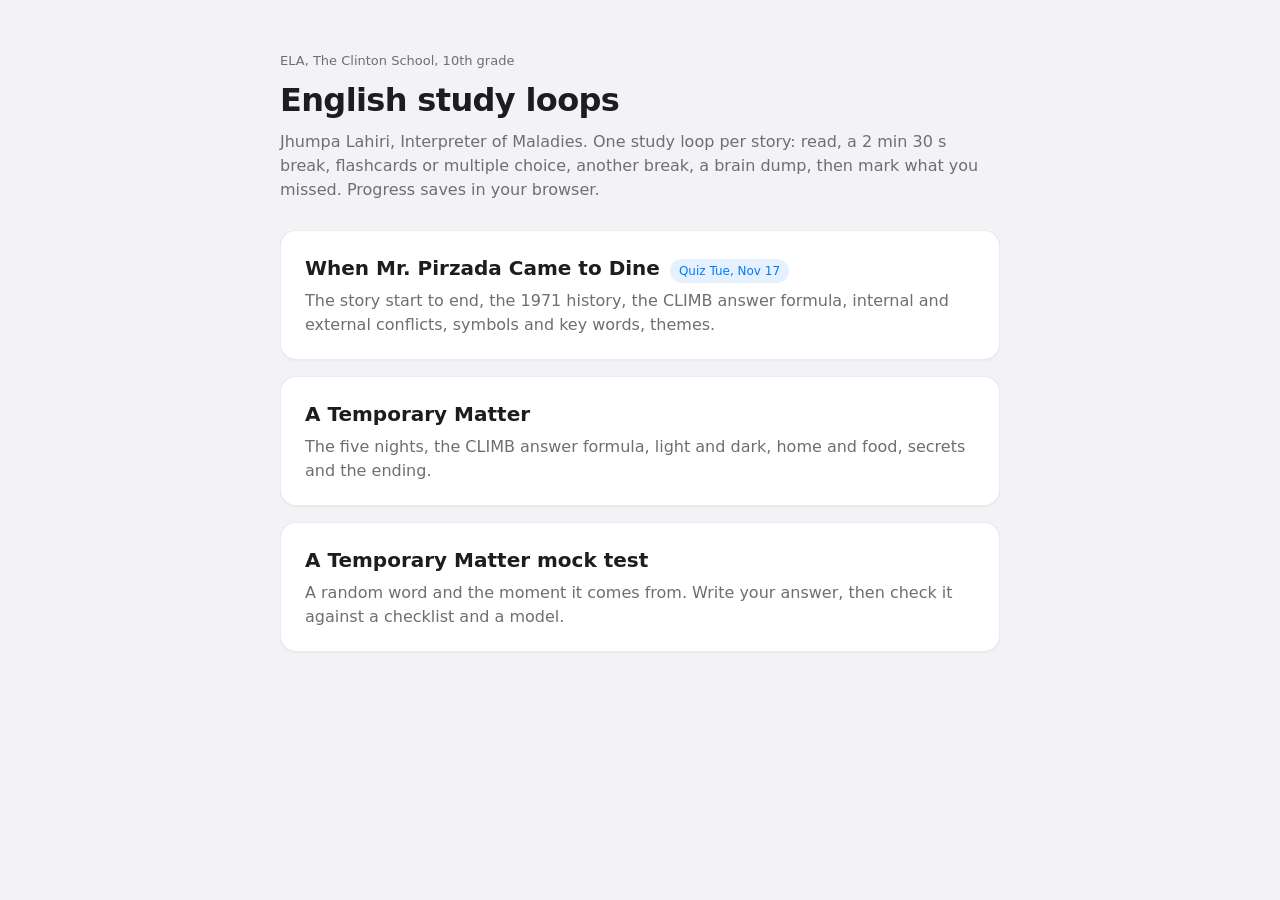
<file: index.html>
<!doctype html>
<html lang="en">
<head>
<meta charset="utf-8">
<meta name="viewport" content="width=device-width, initial-scale=1">
<title>English study loops</title>
<style>
:root{--bg:#f2f2f7;--card:#fff;--ink:#1d1d1f;--ink2:#6e6e73;--line:rgb(0 0 0/.08);--blue:#007aff}
*{box-sizing:border-box}
body{margin:0;background:var(--bg);color:var(--ink);font:16px/1.5 -apple-system,BlinkMacSystemFont,"SF Pro Text","Inter",system-ui,sans-serif;-webkit-font-smoothing:antialiased}
main{max-width:760px;margin:0 auto;padding:48px 20px 64px;display:grid;gap:16px}
.eyebrow{color:var(--ink2);font-size:13px}
h1{font-size:32px;margin:4px 0 6px;letter-spacing:-.02em}
.sub{color:var(--ink2);margin:0 0 12px}
a.unit{display:grid;gap:6px;background:var(--card);border-radius:16px;padding:22px 24px;text-decoration:none;color:inherit;box-shadow:0 1px 2px rgb(0 0 0/.04);border:1px solid var(--line);transition:border-color .15s}
a.unit:hover{border-color:var(--blue)}
.top{display:flex;align-items:baseline;gap:10px;flex-wrap:wrap}
h2{font-size:20px;margin:0}
.chip{font-size:12px;color:var(--blue);background:rgb(0 122 255/.1);padding:3px 9px;border-radius:999px}
p{margin:0;color:var(--ink2)}
</style>
</head>
<body>
<main>
<div><span class="eyebrow">ELA, The Clinton School, 10th grade</span><h1>English study loops</h1>
<p class="sub">Jhumpa Lahiri, Interpreter of Maladies. One study loop per story: read, a 2 min 30 s break, flashcards or multiple choice, another break, a brain dump, then mark what you missed. Progress saves in your browser.</p></div>
<a class="unit" href="mr-pirzada/"><div class="top"><h2>When Mr. Pirzada Came to Dine</h2><span class="chip">Quiz Tue, Nov 17</span></div><p>The story start to end, the 1971 history, the CLIMB answer formula, internal and external conflicts, symbols and key words, themes.</p></a>
<a class="unit" href="a-temporary-matter/"><div class="top"><h2>A Temporary Matter</h2></div><p>The five nights, the CLIMB answer formula, light and dark, home and food, secrets and the ending.</p></a>
<a class="unit" href="mock/"><div class="top"><h2>A Temporary Matter mock test</h2></div><p>A random word and the moment it comes from. Write your answer, then check it against a checklist and a model.</p></a>
</main>
</body>
</html>
</file>
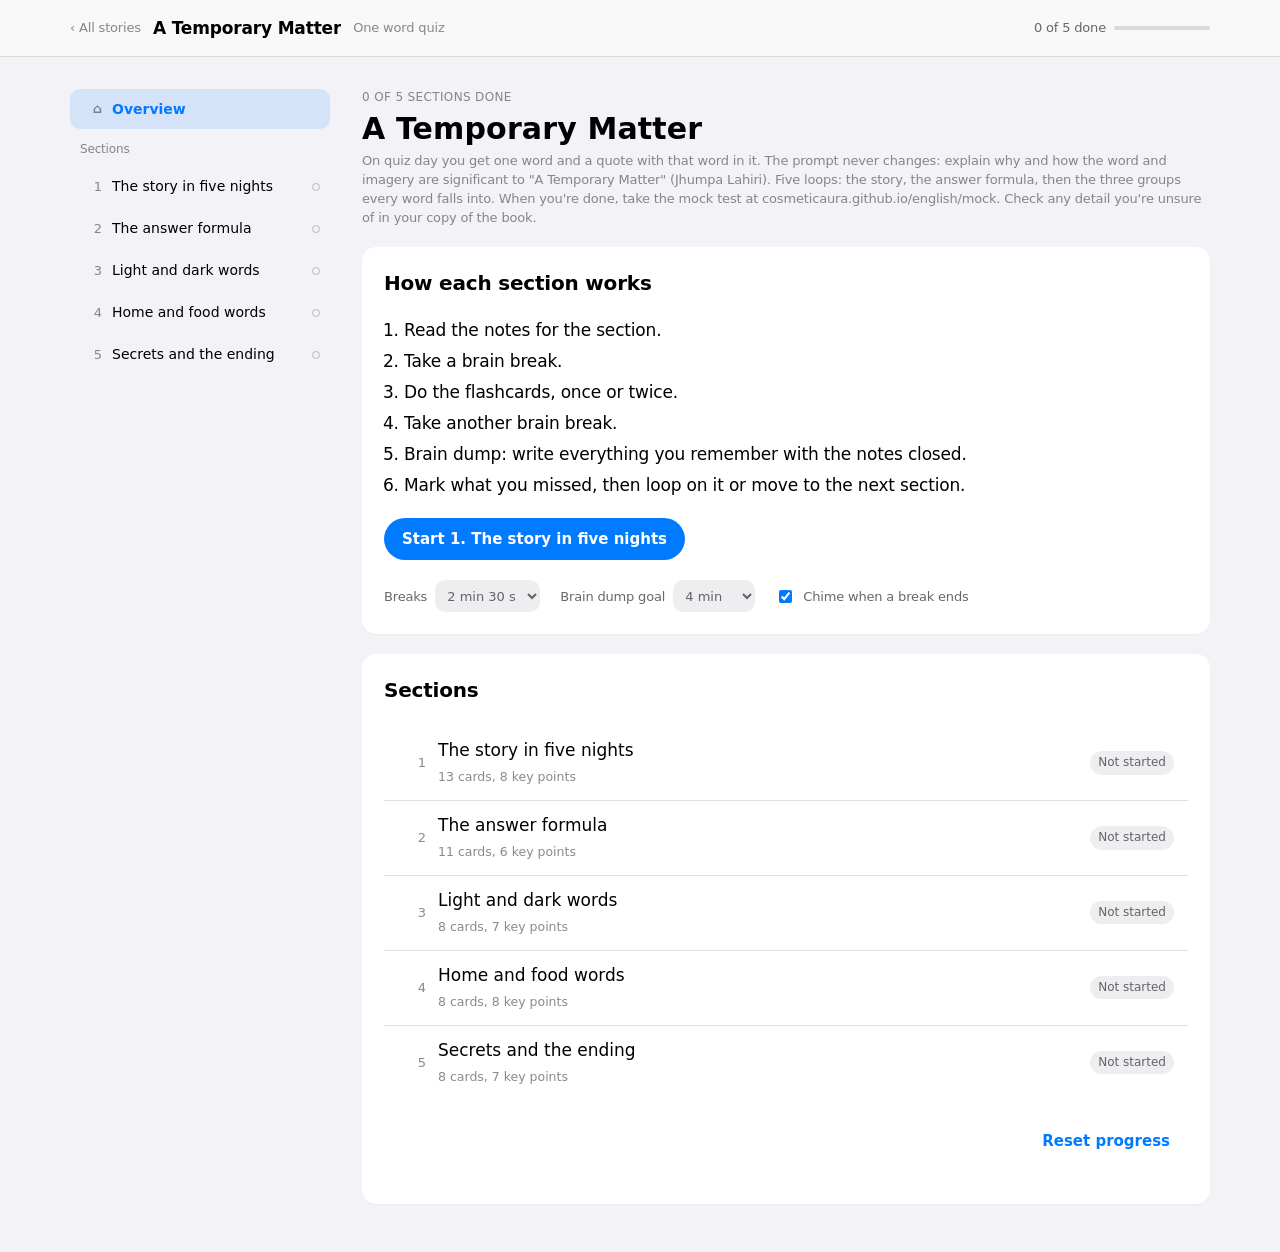
<file: a-temporary-matter/index.html>
<!doctype html>
<html lang="en" data-theme="light">
<head><meta name="color-scheme" content="light">
<meta charset="utf-8">
<meta name="viewport" content="width=device-width, initial-scale=1, viewport-fit=cover">
<title>A Temporary Matter study loop</title>
<meta name="claude:viewport-fit-sides" content="cover">
<script>document.documentElement.setAttribute("data-theme","light")</script>
<style>
/* Hector's personaldesign tokens, fully monochrome. Dark leads. Greys carry the page, full ink marks the current step and the key action. Got it and missed are told apart by words and weight, not colour. */
:root{
  color-scheme:light;
  --bg:#0b0b0d; --surface:#141518; --raised:#1c1d21;
  --ink:rgb(255 255 255 / .92); --ink-2:rgb(255 255 255 / .62); --ink-3:rgb(255 255 255 / .42); --ink-4:rgb(255 255 255 / .26);
  --line-edge:rgb(255 255 255 / .12); --line-inner:rgb(255 255 255 / .08);
  --accent:#ededf0; --on-accent:#0b0b0d;
  --accent-selection:color-mix(in srgb,var(--accent) 18%,transparent);
  --accent-focus:color-mix(in srgb,var(--accent) 55%,transparent);
  --accent-wash:color-mix(in srgb,var(--accent) 9%,transparent);
  --success:var(--ink); --error:var(--ink-2); --warning:var(--ink-3);
  --space-tight:4px; --space-inline:8px; --space-row:12px; --space-group:20px; --space-page:20px; --space-s:32px; --space-m:48px;
  --radius-control:6px; --radius-group:10px; --radius-surface:14px;
  --motion-state:.12s ease-out; --motion-disclosure:.22s ease-out; --motion-content:.2s ease-in-out; --motion-arrival:.28s cubic-bezier(.2,.9,.3,1);
  --font:"Inter",-apple-system,BlinkMacSystemFont,"Segoe UI",system-ui,sans-serif;
}
@media (prefers-color-scheme:light){
  :root:not([data-theme="never-dark"]){
    color-scheme:light;
    --bg:#f6f6f7; --surface:#ffffff; --raised:#ffffff;
    --ink:rgb(0 0 0 / .88); --ink-2:rgb(0 0 0 / .60); --ink-3:rgb(0 0 0 / .42); --ink-4:rgb(0 0 0 / .26);
    --line-edge:rgb(0 0 0 / .12); --line-inner:rgb(0 0 0 / .08);
    --accent:#1d1d1f; --on-accent:#ffffff;
  }
}
:root[data-theme="light"]{
  color-scheme:light;
  --bg:#f6f6f7; --surface:#ffffff; --raised:#ffffff;
  --ink:rgb(0 0 0 / .88); --ink-2:rgb(0 0 0 / .60); --ink-3:rgb(0 0 0 / .42); --ink-4:rgb(0 0 0 / .26);
  --line-edge:rgb(0 0 0 / .12); --line-inner:rgb(0 0 0 / .08);
  --accent:#1d1d1f; --on-accent:#ffffff;
}
*{box-sizing:border-box}
html,body{margin:0}
body{background:var(--bg);color:var(--ink);font:15px/1.55 var(--font);-webkit-font-smoothing:antialiased}
button,textarea,select,input{font:inherit;color:inherit;accent-color:var(--accent)}
:focus-visible{outline:2px solid var(--accent-focus);outline-offset:2px}
.num{font-variant-numeric:tabular-nums}
h1,h2,h3{margin:0;text-wrap:balance;font-weight:600;letter-spacing:-.01em}

/* Layout: a quiet sticky bar, a section list on the left, the loop on the right. On a phone the list folds into a disclosure. */
.bar{position:sticky;top:env(safe-area-inset-top,0px);z-index:5;background:color-mix(in srgb,var(--bg) 88%,transparent);backdrop-filter:blur(12px);-webkit-backdrop-filter:blur(12px);border-bottom:1px solid var(--line-inner)}
.bar-in,.wrap{max-width:1180px;margin:0 auto;padding-left:max(20px,env(safe-area-inset-left,0px));padding-right:max(20px,env(safe-area-inset-right,0px))}
.bar-in{display:flex;align-items:center;gap:var(--space-row);min-height:56px;padding-block:var(--space-inline)}
.bar h1{font-size:15px;font-weight:600;min-width:0;overflow:hidden;text-overflow:ellipsis;white-space:nowrap}
.bar .sub{color:var(--ink-3);font-size:13px;white-space:nowrap}
.bar .grow{flex:1}
.meter{display:flex;align-items:center;gap:var(--space-inline);color:var(--ink-2);font-size:13px;white-space:nowrap}
.meter .track{width:96px;height:4px;border-radius:2px;background:var(--line-edge);overflow:hidden}
.meter .fill{height:100%;background:var(--ink);border-radius:2px;transition:width var(--motion-disclosure)}
.wrap{display:grid;grid-template-columns:260px minmax(0,1fr);gap:var(--space-s);padding-block:var(--space-s) var(--space-m)}
@media (max-width:860px){.wrap{grid-template-columns:minmax(0,1fr);gap:var(--space-group);padding-block:var(--space-group) var(--space-m)}.meter .track{width:56px}.bar .sub{display:none}}

/* Section list */
.side{position:sticky;top:76px;align-self:start;max-height:calc(100vh - 96px);overflow:auto}
@media (max-width:860px){.side{position:static;max-height:none;overflow:visible}}
.side details{border:1px solid var(--line-edge);border-radius:var(--radius-group);background:var(--surface)}
.side summary{list-style:none;cursor:pointer;padding:var(--space-row) 14px;display:flex;justify-content:space-between;align-items:center;font-weight:500;min-height:44px}
.side summary::-webkit-details-marker{display:none}
.side summary .chev{color:var(--ink-3);transition:transform var(--motion-disclosure)}
.side details[open] summary .chev{transform:rotate(90deg)}
.side .label{color:var(--ink-3);font-size:12px;font-weight:500;margin:0 0 var(--space-inline) 10px}
.secs{display:grid;gap:2px;padding:0;margin:0;list-style:none}
.side details .secs{padding:0 6px 6px}
.sec{display:grid;grid-template-columns:22px minmax(0,1fr) auto;align-items:center;gap:10px;width:100%;text-align:left;border:0;background:none;padding:9px 10px;border-radius:var(--radius-control);cursor:pointer;min-height:40px;transition:background var(--motion-state)}
.sec:hover{background:var(--line-inner)}
.sec[aria-current="true"]{background:var(--accent-selection)}
.sec .n{color:var(--ink-3);font-size:13px;text-align:right}
.sec .t{font-size:14px;overflow:hidden;text-overflow:ellipsis;white-space:nowrap}
.dot{width:8px;height:8px;border-radius:50%;border:1.5px solid var(--ink-4)}
.dot.active{border-color:var(--accent);background:var(--accent)}
.dot.done{border-color:var(--success);background:var(--success)}
.dot.revisit{border-color:var(--ink-2);border-style:dashed;background:transparent}

/* Main panel */
.main{min-width:0;display:grid;gap:var(--space-group);align-content:start}
.head{display:flex;align-items:center;gap:var(--space-group)}
.head .txt{min-width:0;display:grid;gap:var(--space-tight)}
.eyebrow{color:var(--ink-3);font-size:13px}
.head h2{font-size:26px;line-height:1.2}
.ring{flex:none;width:112px;height:112px}
.ring text{font-family:var(--font)}
@media (max-width:560px){.ring{width:84px;height:84px}.head h2{font-size:21px}}
.steps{display:flex;flex-wrap:wrap;gap:6px;margin:0;padding:0;list-style:none}
.steps button{font-size:12.5px;color:var(--ink-3);padding:4px 10px;min-height:28px;border-radius:var(--radius-control);border:1px solid var(--line-inner);background:none;cursor:pointer;transition:border-color var(--motion-state),color var(--motion-state),background var(--motion-state)}
.steps button:hover{color:var(--ink);border-color:var(--line-edge)}
.steps button.now{color:var(--ink);border-color:var(--accent);background:var(--accent-wash)}
.steps button.past{color:var(--ink-2)}
.head .txt{flex:1}
.secnav{display:flex;gap:var(--space-tight);align-self:flex-start}
.secnav .btn{min-height:32px;padding:0 10px;font-size:13px}
@media (max-width:560px){.head{flex-wrap:wrap}.secnav{width:100%;justify-content:space-between;order:3}}
/* Clocks: a dial that sweeps down smoothly, digits that roll in when they change */
.dial{position:relative;width:min(240px,68vw);aspect-ratio:1;display:grid;place-items:center}
.dial svg{position:absolute;inset:0;width:100%;height:100%;transform:rotate(-90deg);overflow:visible}
.dial-track{fill:none;stroke:var(--line-edge);stroke-width:3}
.dial-arc{fill:none;stroke:var(--ink);stroke-width:4;stroke-linecap:round}
.dial-head{fill:var(--ink)}
.dial .clock{position:relative}
.dial.soon .dial-arc,.dial.soon .dial-head{animation:soon 1s ease-in-out infinite}
@keyframes soon{50%{opacity:.45}}
.dial.over{animation:over .9s var(--motion-arrival) 1}
@keyframes over{0%{transform:scale(1)}40%{transform:scale(1.04)}100%{transform:scale(1)}}
.clock{display:inline-flex;overflow:hidden}
.clock .d{display:inline-block}
.clock .d.roll{animation:roll .34s cubic-bezier(.2,.9,.3,1)}
@keyframes roll{from{transform:translateY(-55%);opacity:0}to{transform:none;opacity:1}}
.mini{width:44px;height:44px;flex:none}
.mini svg{transform:rotate(-90deg);width:100%;height:100%;overflow:visible}
.mini .dial-arc{stroke-width:4}
.mini.full .dial-arc{animation:none}
/* Sketch canvas for the brain dump */
.sketch{display:grid;gap:var(--space-inline)}
.sketch .tools{display:flex;flex-wrap:wrap;gap:var(--space-tight);align-items:center}
.sketch .tools .btn{min-height:32px;padding:0 12px;font-size:13px}
.sketch .tools .btn[aria-pressed="true"]{border-color:var(--accent);background:var(--accent-wash)}
.pad{width:100%;height:340px;display:block;border:1px solid var(--line-edge);border-radius:var(--radius-group);background:var(--bg);touch-action:none;cursor:crosshair}
.pad.ro{height:auto;aspect-ratio:2.4;cursor:default}
.panel{background:var(--surface);border:1px solid var(--line-edge);border-radius:var(--radius-surface);padding:var(--space-s);display:grid;gap:var(--space-group);animation:arrive var(--motion-arrival)}
@media (max-width:560px){.panel{padding:var(--space-group)}}
@keyframes arrive{from{opacity:.4;transform:translateY(6px)}to{opacity:1;transform:none}}
.panel h3{font-size:17px}
.muted{color:var(--ink-2)}
.small{font-size:13px;color:var(--ink-3)}
.actions{display:flex;flex-wrap:wrap;gap:var(--space-inline);align-items:center}
.actions .grow{flex:1}
.btn{color:var(--ink);display:inline-flex;align-items:center;justify-content:center;gap:var(--space-inline);min-height:40px;padding:0 16px;border-radius:var(--radius-control);border:1px solid var(--line-edge);background:var(--raised);cursor:pointer;font-weight:500;font-size:14px;text-decoration:none;transition:background var(--motion-state),border-color var(--motion-state),transform var(--motion-state)}
.btn:hover{border-color:var(--ink-4)}
.btn:active{transform:scale(.98)}
.btn.primary{background:var(--accent);border-color:var(--accent);color:var(--on-accent)}
.btn.primary:hover{background:color-mix(in srgb,var(--accent) 88%,var(--ink))}
.btn.quiet{background:none;border-color:transparent;color:var(--ink-2)}
.btn.quiet:hover{color:var(--ink);background:var(--line-inner)}
.btn[disabled]{opacity:.4;cursor:default}
kbd{font:500 11px/1 var(--font);color:var(--ink-3);border:1px solid var(--line-edge);border-radius:4px;padding:2px 5px}
.btn.primary kbd{color:inherit;border-color:color-mix(in srgb,var(--on-accent) 40%,transparent)}

/* Notes */
.notes{display:grid;gap:var(--space-row);max-width:72ch}
.notes p{margin:0}
.notes h4{margin:var(--space-inline) 0 0;font-size:15px;font-weight:600}
.notes ul{margin:0;padding-left:20px;display:grid;gap:6px}
.notes strong{font-weight:600}
.key{border-left:2px solid var(--accent);padding:var(--space-inline) var(--space-row);background:var(--accent-wash);border-radius:0 var(--radius-control) var(--radius-control) 0}
.tablewrap{overflow-x:auto;border:1px solid var(--line-edge);border-radius:var(--radius-group)}
.notes table{border-collapse:collapse;width:100%;font-size:14px}
.notes th,.notes td{text-align:left;vertical-align:top;padding:8px 12px;border-bottom:1px solid var(--line-inner)}
.notes th{font-weight:600;color:var(--ink-2);font-size:13px}
.notes tr:last-child td{border-bottom:0}
.notes td.group{font-weight:600;color:var(--ink-2);padding-top:14px}
.notes figure{margin:0;display:grid;gap:6px}
.notes figure img{width:100%;max-width:640px;border-radius:var(--radius-group);background:#fff;border:1px solid var(--line-edge)}
.notes figcaption{font-size:13px;color:var(--ink-3)}
.focus{border:1px solid var(--accent-focus);border-radius:var(--radius-group);padding:var(--space-row) 14px;display:grid;gap:6px;background:var(--accent-wash)}
.focus ul{margin:0;padding-left:20px;display:grid;gap:4px}

/* Break timer */
.timer{display:grid;justify-items:center;gap:var(--space-row);padding-block:var(--space-group);text-align:center}
.clock{font-size:64px;font-weight:600;letter-spacing:-.03em;line-height:1}
@media (max-width:560px){.clock{font-size:52px}}
.timer .bar2{width:min(360px,100%);height:4px;border-radius:2px;background:var(--line-edge);overflow:hidden}
.timer .bar2 i{display:block;height:100%;background:var(--ink);transition:width 1s linear}

/* Flashcards */
.card{position:relative;min-height:230px;border:1px solid var(--line-edge);border-radius:var(--radius-surface);background:var(--raised);display:grid;place-items:center;padding:var(--space-s) var(--space-group);text-align:center;cursor:pointer;user-select:none;transition:border-color var(--motion-state)}
.card:hover{border-color:var(--ink-4)}
.card .side-l{position:absolute;top:12px;left:16px;font-size:12px;color:var(--ink-3)}
.card .front{font-size:22px;font-weight:600;line-height:1.3;max-width:34ch}
.card .term{font-size:13px;color:var(--ink-3);margin-bottom:var(--space-inline)}
.card .back{font-size:17px;line-height:1.5;max-width:52ch;color:var(--ink);white-space:pre-line}
.card .hint{position:absolute;bottom:12px;font-size:12px;color:var(--ink-3)}
.card.flash-ok{animation:ok .35s ease-out}
.card.flash-no{animation:no .35s ease-out}
@keyframes ok{0%{border-color:var(--success)}100%{border-color:var(--line-edge)}}
@keyframes no{0%,100%{transform:none}25%{transform:translateX(-6px)}75%{transform:translateX(6px)}}
.fcbar{display:flex;align-items:center;gap:var(--space-row);font-size:13px;color:var(--ink-3)}
.fcbar .track{flex:1;height:4px;border-radius:2px;background:var(--line-edge);overflow:hidden}
.fcbar .track i{display:block;height:100%;background:var(--ink);transition:width var(--motion-disclosure)}
.btn.ok{border-color:color-mix(in srgb,var(--success) 50%,transparent)}
.btn.no{border-color:color-mix(in srgb,var(--error) 50%,transparent)}
.tally{display:flex;gap:var(--space-group);flex-wrap:wrap}
.tally div{display:grid;gap:2px}
.tally b{font-size:28px;font-weight:600}
.okc{color:var(--success)} .noc{color:var(--error)}
.quiz{display:flex;flex-wrap:wrap;gap:var(--space-inline);align-items:center;padding-top:var(--space-row);border-top:1px solid var(--line-inner)}
.copybox{width:100%;min-height:120px;border:1px solid var(--line-edge);border-radius:var(--radius-control);background:var(--bg);padding:10px;font-size:12px}

/* Brain dump */
textarea.dump{width:100%;min-height:300px;resize:vertical;border:1px solid var(--line-edge);border-radius:var(--radius-group);background:var(--bg);padding:14px 16px;line-height:1.6;font-size:15px}
textarea.dump:focus{outline:none;border-color:var(--accent-focus)}
.dumptime{display:flex;align-items:baseline;gap:var(--space-inline)}
.dumptime b{font-size:22px;font-weight:600}

/* Mark */
.mark{display:grid;grid-template-columns:minmax(0,1fr) minmax(0,1fr);gap:var(--space-group)}
@media (max-width:760px){.mark{grid-template-columns:minmax(0,1fr)}}
.mine{border:1px solid var(--line-inner);border-radius:var(--radius-group);padding:14px 16px;white-space:pre-wrap;color:var(--ink-2);font-size:14px;max-height:460px;overflow:auto;background:var(--bg)}
.pts{display:grid;gap:6px;margin:0;padding:0;list-style:none}
.pt{display:grid;grid-template-columns:22px minmax(0,1fr);gap:10px;align-items:start;width:100%;text-align:left;padding:10px 12px;border:1px solid var(--line-inner);border-radius:var(--radius-control);background:none;cursor:pointer;font-size:14px;line-height:1.45;transition:background var(--motion-state),border-color var(--motion-state)}
.pt:hover{border-color:var(--line-edge)}
.pt .box{width:18px;height:18px;margin-top:1px;border-radius:5px;border:1.5px solid var(--ink-4);display:grid;place-items:center}
.pt[aria-pressed="true"]{border-color:color-mix(in srgb,var(--success) 45%,transparent);background:color-mix(in srgb,var(--success) 8%,transparent)}
.pt[aria-pressed="true"] .box{background:var(--success);border-color:var(--success)}
.pt[aria-pressed="true"] .box::after{content:"";width:5px;height:9px;border:solid var(--bg);border-width:0 2px 2px 0;transform:translateY(-1px) rotate(45deg)}
.score{font-size:15px}

/* Overview */
.how{display:grid;gap:6px;margin:0;padding-left:20px}
.rows{display:grid;gap:6px;margin:0;padding:0;list-style:none}
.row{display:grid;grid-template-columns:28px minmax(0,1fr) auto;gap:var(--space-row);align-items:center;width:100%;text-align:left;padding:12px 14px;border:1px solid var(--line-inner);border-radius:var(--radius-group);background:none;cursor:pointer;min-height:52px;transition:border-color var(--motion-state),background var(--motion-state)}
.row:hover{border-color:var(--line-edge);background:var(--line-inner)}
.row .n{color:var(--ink-3);font-size:13px;text-align:right}
.row .t{font-weight:500;min-width:0}
.row .meta{font-size:12.5px;color:var(--ink-3)}
.chip{font-size:12px;padding:3px 8px;border-radius:var(--radius-control);border:1px solid var(--line-edge);color:var(--ink-2);white-space:nowrap}
.chip.active{border-color:var(--accent-focus);color:var(--ink)}
.chip.done{border-color:color-mix(in srgb,var(--success) 50%,transparent);color:var(--success)}
.chip.revisit{border-style:dashed;color:var(--ink)}
.settings{display:flex;flex-wrap:wrap;gap:var(--space-group);align-items:center;font-size:13px;color:var(--ink-2)}
.settings label{display:flex;gap:var(--space-inline);align-items:center}
.settings select{background:var(--raised);border:1px solid var(--line-edge);border-radius:var(--radius-control);padding:6px 8px;min-height:32px}
.toast{position:fixed;left:50%;bottom:calc(20px + env(safe-area-inset-bottom,0px));transform:translateX(-50%);background:var(--raised);border:1px solid var(--line-edge);border-radius:var(--radius-group);padding:10px 16px;font-size:14px;box-shadow:0 8px 24px rgb(0 0 0 / .25);z-index:10;animation:arrive var(--motion-arrival)}
.confirm{display:flex;flex-wrap:wrap;gap:var(--space-inline);align-items:center;padding:var(--space-row) 14px;border:1px solid color-mix(in srgb,var(--error) 45%,transparent);border-radius:var(--radius-group)}
@media (prefers-reduced-motion:reduce){*{transition-duration:.01s!important;animation:none!important}}

/* Apple light look */
:root:root:root:root{color-scheme:light;--bg:#f2f2f7;--surface:#fff;--raised:#fff;--ink:#000;--ink-2:rgba(60,60,67,.78);--ink-3:rgba(60,60,67,.6);--ink-4:rgba(60,60,67,.3);--line-edge:rgba(60,60,67,.16);--line-inner:rgba(60,60,67,.1);--accent:#007aff;--on-accent:#fff;--success:#34c759;--error:#ff3b30;--fill:rgba(118,118,128,.12);--radius-control:10px;--radius-group:12px;--radius-surface:14px;--font:-apple-system,BlinkMacSystemFont,"SF Pro Text","Helvetica Neue",system-ui,sans-serif}
body{font-size:17px;line-height:1.47;letter-spacing:-.01em}
.bar{background:rgba(249,249,249,.85);border-bottom:.5px solid var(--line-edge)}
.bar h1{font-size:17px}
.meter .fill{background:var(--accent)}
.head h2{font-size:30px;font-weight:700;letter-spacing:.005em}
.eyebrow{text-transform:uppercase;font-size:12px;letter-spacing:.03em}
.panel{border:0;border-radius:var(--radius-surface);box-shadow:0 1px 2px rgba(0,0,0,.04);padding:22px}
.panel h3{font-size:20px;font-weight:700}
.btn{border:0;border-radius:999px;background:var(--fill);color:var(--accent);font-weight:600;font-size:15px;min-height:42px;padding:0 18px}
.btn:hover{border:0;background:rgba(118,118,128,.18)}
.btn.primary{background:var(--accent);color:#fff}.btn.primary:hover{background:#0a6fe6}
.btn.quiet{background:none;color:var(--accent)}.btn.quiet:hover{background:var(--fill);color:var(--accent)}
.btn.ok{background:rgba(52,199,89,.15);color:#1f8a3b}.btn.no{background:rgba(255,59,48,.12);color:#d70015}
kbd{border:0;background:rgba(255,255,255,.25);color:inherit;opacity:.8}
.btn:not(.primary) kbd{background:rgba(0,0,0,.06)}
.steps{background:var(--fill);border-radius:10px;padding:3px;gap:2px;display:inline-flex}
.steps button{border:0;border-radius:8px;color:var(--ink);font-size:13px;font-weight:500;min-height:30px;padding:4px 10px}
.steps button.past{color:var(--ink-2)}
.steps button.now{background:#fff;color:#000;box-shadow:0 1px 3px rgba(0,0,0,.14);font-weight:600}
.steps button:hover{border:0}
.side details,.rows .row{border:0;background:#fff}
.side details{border-radius:12px}
.sec{border-radius:10px}
.sec[aria-current="true"]{background:rgba(0,122,255,.12);color:var(--accent);font-weight:600}
.dot.active{background:var(--accent);border-color:var(--accent)}.dot.done{background:var(--success);border-color:var(--success)}.dot.revisit{border-color:var(--warning,#ff9500)}
.rows{gap:0;background:#fff;border-radius:12px;overflow:hidden}
.rows li + li .row{border-top:.5px solid var(--line-edge);border-radius:0}
.rows .row{border-radius:0}
.chip{border:0;background:var(--fill);border-radius:999px}
.chip.active{background:rgba(0,122,255,.12);color:var(--accent)}.chip.done{background:rgba(52,199,89,.15);color:#1f8a3b}.chip.revisit{background:rgba(255,149,0,.15);color:#c56a00;border:0}
.key{border-left:3px solid var(--accent);background:rgba(0,122,255,.07)}
.notes h4{font-size:17px;margin-top:12px}
.focus{border:0;background:rgba(255,149,0,.12)}
.card{border:0;box-shadow:0 2px 12px rgba(0,0,0,.08);border-radius:16px}
.fcbar .track i,.timer .bar2 i{background:var(--accent)}
.dial-arc{stroke:var(--accent)}.dial-head{fill:var(--accent)}
.okc{color:#1f8a3b}.noc{color:#d70015}
textarea.dump,.pad,.mine{background:#fff;border:.5px solid var(--line-edge)}
textarea.dump:focus{border-color:var(--accent);box-shadow:0 0 0 3px rgba(0,122,255,.15)}
.pt{border:0;background:var(--fill);border-radius:10px}
.pt[aria-pressed="true"]{background:rgba(52,199,89,.15)}
.pt[aria-pressed="true"] .box{background:var(--success);border-color:var(--success)}
.pt[aria-pressed="true"] .box::after{border-color:#fff}
.settings select{border:0;background:var(--fill)}

/* Quizlet style swipe cues */
.card{touch-action:pan-y;transition:transform .2s ease-out,box-shadow .2s,background .2s;will-change:transform}
.card.drag{transition:none}
.card .stamp{position:absolute;top:14px;font-size:14px;font-weight:700;padding:5px 14px;border-radius:999px;opacity:0;transition:opacity .15s;pointer-events:none}
.card .stamp.ok{right:16px;color:#1f8a3b;background:rgba(52,199,89,.16);border:2px solid #34c759;transform:rotate(8deg)}
.card .stamp.no{left:16px;color:#d70015;background:rgba(255,59,48,.12);border:2px solid #ff3b30;transform:rotate(-8deg)}
.card.tint-ok{background:#effbf2;box-shadow:0 0 0 3px #34c759,0 8px 24px rgba(52,199,89,.25)}
.card.tint-no{background:#fff1f0;box-shadow:0 0 0 3px #ff3b30,0 8px 24px rgba(255,59,48,.22)}
.card.tint-ok .stamp.ok,.card.tint-no .stamp.no{opacity:1}
.card.tint-ok .side-l,.card.tint-no .side-l{opacity:0}
.card.fly-ok{animation:flyR .34s cubic-bezier(.4,0,.6,1) forwards}
.card.fly-no{animation:flyL .34s cubic-bezier(.4,0,.6,1) forwards}
@keyframes flyR{0%{transform:translateX(0) rotate(0)}100%{transform:translateX(120%) rotate(16deg);opacity:0}}
@keyframes flyL{0%{transform:translateX(0) rotate(0)}100%{transform:translateX(-120%) rotate(-16deg);opacity:0}}
.card.enter{animation:cardIn .26s cubic-bezier(.2,.9,.3,1)}
@keyframes cardIn{from{transform:translateY(14px) scale(.96);opacity:0}to{transform:none;opacity:1}}
.card.flipin{animation:flipIn .22s ease-out}
@keyframes flipIn{from{transform:perspective(900px) rotateX(70deg);opacity:.4}to{transform:none;opacity:1}}
.panel:has(.card){overflow:hidden}
.cnt{display:inline-grid;place-items:center;min-width:26px;height:26px;padding:0 8px;border-radius:999px;font-weight:700;font-size:14px;font-variant-numeric:tabular-nums}
.btn.no .cnt{background:#ff3b30;color:#fff}.btn.ok .cnt{background:#34c759;color:#fff}
.btn.no,.btn.ok{min-width:150px}
.btn.no:not([disabled]){background:rgba(255,59,48,.12);color:#d70015}.btn.ok:not([disabled]){background:rgba(52,199,89,.16);color:#1f8a3b}
.btn.bump{animation:bump .3s ease-out}
@keyframes bump{40%{transform:scale(1.08)}}
.swipehint{text-align:center;font-size:13px;color:var(--ink-3);margin-top:-8px}
@media (prefers-reduced-motion:reduce){.card.fly-ok,.card.fly-no,.card.enter,.card.flipin,.btn.bump{animation:none}}
.learned{margin:0;font-size:17px}.learned b{color:#1f8a3b;font-size:22px}
.seg{display:flex;width:max-content;margin:0 auto;background:var(--line-inner);border-radius:9px;padding:2px;gap:2px}
.seg button{font:inherit;font-size:13px;font-weight:500;border:0;background:none;padding:6px 14px;border-radius:7px;cursor:pointer;color:var(--ink-2)}
.seg button[aria-pressed="true"]{background:var(--surface);color:var(--ink);box-shadow:0 1px 3px rgb(0 0 0 / .12)}
.mcq{min-height:130px}
.mcgrid{display:grid;gap:8px}
.mcopt{display:grid;grid-template-columns:28px minmax(0,1fr);gap:10px;align-items:start;text-align:left;width:100%;padding:12px 14px;border:1.5px solid var(--line-edge);border-radius:12px;background:var(--surface);font:inherit;font-size:15px;line-height:1.45;cursor:pointer;color:inherit}
.mcopt:hover:not([disabled]){border-color:#007aff}
.mcopt .mcl{width:24px;height:24px;border-radius:50%;border:1.5px solid var(--line-edge);display:grid;place-items:center;font-size:12px;font-weight:600;color:var(--ink-2)}
.mcopt.right{border-color:#34c759;background:rgb(52 199 89 / .12)}.mcopt.right .mcl{background:#34c759;border-color:#34c759;color:#fff}
.mcopt.wrong{border-color:#ff3b30;background:rgb(255 59 48 / .10)}.mcopt.wrong .mcl{background:#ff3b30;border-color:#ff3b30;color:#fff}
.mcopt.dim{opacity:.55}.mcopt[disabled]{cursor:default}
</style>
</head>
<body>
<header class="bar"><div class="bar-in">
  <a href="../" style="color:var(--ink-3);text-decoration:none;font-size:13px;white-space:nowrap">‹ All stories</a><h1 id="title"></h1><span class="sub" id="sub"></span><span class="grow"></span>
  <div class="meter" id="meter"></div>
</div></header>
<div class="wrap">
  <nav class="side" id="side" aria-label="Sections"></nav>
  <main class="main" id="main"></main>
</div>
<div id="toast" class="toast" hidden></div>
<script>
/* DECK_START */
const DECK = {
 "title": "A Temporary Matter",
 "subtitle": "One word quiz",
 "source": "On quiz day you get one word and a quote with that word in it. The prompt never changes: explain why and how the word and imagery are significant to \"A Temporary Matter\" (Jhumpa Lahiri). Five loops: the story, the answer formula, then the three groups every word falls into. When you're done, take the mock test at cosmeticaura.github.io/english/mock. Check any detail you're unsure of in your copy of the book.",
 "breakMinutes": 2.5,
 "dumpMinutes": 4,
 "sections": [
  {
   "id": "story",
   "title": "The story in five nights",
   "quizlet": "",
   "notes": [
    {
     "img": "../img/timeline.svg",
     "alt": "Timeline of the five nights and each confession",
     "caption": "Read it left to right. Blue lines are the confessions."
    },
    {
     "h": "Who and where"
    },
    {
     "list": [
      "**Shoba and Shukumar**, a married couple in their thirties in Boston.",
      "Shukumar is a grad student who works on his dissertation at home, in the room that was going to be the nursery. Shoba edits textbooks and works at an office.",
      "Six months ago their baby was **stillborn**. Shukumar was away at a conference in **Baltimore**, so Shoba went through it alone.",
      "Since then they live like strangers in the same house. They eat apart, go to bed at different times and barely talk."
     ]
    },
    {
     "h": "What happens"
    },
    {
     "p": "A notice from the electric company says the power will be cut at 8 pm for an hour for five nights while a line gets repaired. The title comes from it: the outage is **a temporary matter**."
    },
    {
     "p": "In the dark, Shoba remembers a game from her grandmother's house in India: during blackouts everyone had to say something. She suggests they each tell the other something they've never said. Every night the confessions get bigger, and the two of them get closer."
    },
    {
     "key": "The twist: on night 5 the power is already fixed. Shoba lights the candles anyway, then turns the lights ON and tells him she's found an apartment and is leaving. She had been planning it the whole time. He answers with the one secret he'd kept: the baby was a boy and he held him. She turns the light off and they cry together, \"for the things they now knew.\""
    }
   ],
   "cards": [
    [
     "Who are the two main characters?",
     "Shoba and Shukumar, a married couple"
    ],
    [
     "What happened six months before the story?",
     "Their baby was stillborn"
    ],
    [
     "Where was Shukumar when the baby died?",
     "At an academic conference in Baltimore"
    ],
    [
     "What does the electric company notice say?",
     "The power will be cut at 8 pm for an hour, five nights in a row, for repairs"
    ],
    [
     "Where does the title come from?",
     "The notice calls the outage a temporary matter"
    ],
    [
     "Where does the confession game come from?",
     "Shoba's grandmother's house in India, during blackouts"
    ],
    [
     "Night 1 confessions",
     "She read his address book to see if she was in it. He forgot to tip the waiter on their first date and went back the next day"
    ],
    [
     "Night 2 confessions",
     "She went out with a friend when his grieving mother was visiting. He cheated on a test after his father died"
    ],
    [
     "Night 3 confessions",
     "He returned the sweater vest she gave him. She let him talk to his department head with pâté on his face"
    ],
    [
     "Night 4 confessions",
     "He kept a magazine picture of a woman. She never liked the poem he got published"
    ],
    [
     "What happens on night 5?",
     "Power is fixed early. She turns the lights on and says she's leaving. He tells her the baby was a boy and he held him"
    ],
    [
     "How does the story end?",
     "She turns off the light and they cry together for the things they now know"
    ],
    [
     "Where does Shukumar work?",
     "In the room that was meant to be the nursery"
    ]
   ],
   "points": [
    "The baby was stillborn six months ago while Shukumar was in Baltimore",
    "They live like strangers: eating apart, barely talking",
    "The notice: power off at 8 pm, one hour, five nights. The title comes from it",
    "The game comes from Shoba's grandmother in India",
    "Confessions get bigger each night and they get closer (kiss, then sex)",
    "Night 5: power fixed early, she turns the lights on and says she's moving out",
    "His answer: the baby was a boy, he held him",
    "Ending: lights off, they cry together for what they now know"
   ]
  },
  {
   "id": "climb",
   "title": "The answer formula",
   "quizlet": "",
   "notes": [
    {
     "img": "../img/climb.svg",
     "alt": "CLIMB staircase: context, literal, imagery, meaning, bigger picture",
     "caption": "Climb from C to B. The higher steps are where the points are."
    },
    {
     "key": "**CLIMB** = Context, Literal, Imagery, Meaning, Bigger picture."
    },
    {
     "p": "The prompt asks two things. **Why** the word matters is the theme it builds (M). **How** it matters is the way Lahiri uses it: as a symbol, a contrast, irony or foreshadowing (B). Answer both or you lose half the question."
    },
    {
     "h": "What each step sounds like"
    },
    {
     "table": {
      "head": [
       "Step",
       "What you write"
      ],
      "rows": [
       [
        "C Context",
        "\"This happens on night 2, when Shoba and Shukumar sit on the porch in the dark.\""
       ],
       [
        "L Literal",
        "\"Here the dark just means the power is out.\""
       ],
       [
        "I Imagery",
        "\"The image of two faces you can't see makes the scene feel private and safe.\""
       ],
       [
        "M Meaning (why)",
        "\"It shows they can only be honest when they don't have to look at each other.\""
       ],
       [
        "B Bigger picture (how)",
        "\"The dark becomes a symbol. On night 5 Shoba turns the lights on to tell the truth, and they end up crying in the dark again.\""
       ]
      ]
     }
    },
    {
     "h": "Words to use for how"
    },
    {
     "list": [
      "**Symbol**: an object that stands for a bigger idea (the nursery stands for the loss).",
      "**Contrast**: before vs after (the full pantry vs eating leftovers apart).",
      "**Irony**: the opposite of what you'd expect (the game that brings them closer is how she leaves).",
      "**Foreshadowing**: a hint of the end (the title says this is temporary).",
      "**Motif**: an image that keeps coming back (light and dark every night)."
     ]
    },
    {
     "h": "Tips"
    },
    {
     "list": [
      "Quote the word and explain it. Never just retell the plot.",
      "Always link to the ending. Night 5 is where every word pays off.",
      "If you're stuck, find the word's group in the next sections and use that group's theme."
     ]
    }
   ],
   "cards": [
    [
     "CLIMB",
     "Context, Literal, Imagery, Meaning, Bigger picture"
    ],
    [
     "Which step answers WHY?",
     "M, meaning: the theme the word builds"
    ],
    [
     "Which step answers HOW?",
     "B, bigger picture: symbol, contrast, irony, foreshadowing, motif"
    ],
    [
     "Symbol",
     "An object that stands for a bigger idea"
    ],
    [
     "Contrast",
     "Putting before and after side by side to show change"
    ],
    [
     "Irony",
     "The opposite of what you'd expect happens"
    ],
    [
     "Foreshadowing",
     "An early hint at the ending"
    ],
    [
     "Motif",
     "An image that keeps coming back"
    ],
    [
     "Imagery",
     "Words that make you see, hear, feel or taste something, and the mood that creates"
    ],
    [
     "Biggest mistake on this quiz",
     "Retelling the plot instead of explaining the word"
    ],
    [
     "What should every answer link back to?",
     "The ending on night 5"
    ]
   ],
   "points": [
    "CLIMB: context, literal, imagery, meaning, bigger picture",
    "Why = the theme the word builds",
    "How = the technique: symbol, contrast, irony, foreshadowing or motif",
    "Imagery means what you see or feel and the mood it creates",
    "Explain the word, don't retell the plot",
    "Every answer links to the ending"
   ]
  },
  {
   "id": "dark",
   "title": "Light and dark words",
   "quizlet": "",
   "notes": [
    {
     "img": "../img/words.svg",
     "alt": "Three groups of words: light and dark, home and food, secrets and the end"
    },
    {
     "key": "Theme for this group: they can only be honest when they can't see each other. Light means facing the truth."
    },
    {
     "table": {
      "head": [
       "Word",
       "Why it matters"
      ],
      "rows": [
       [
        "Dark, darkness",
        "It hides their faces, so they can finally talk. It makes the house private and safe, like being children telling secrets. But it also hides things: Shoba is planning to leave the whole time. At the end they go back into the dark to cry together."
       ],
       [
        "Candle, candlelight",
        "The candles are left over from a surprise birthday party Shoba threw for Shukumar, with over a hundred guests. Small light from a happier time. A candle burns down and goes out, so it's temporary like their closeness. It also feels romantic, like the early dates they confess about."
       ],
       [
        "Light, lights, lamp",
        "Truth and exposure. On night 5 Shoba turns the lights on to tell him she's leaving: she wants to say it in plain light, with nothing hidden. When the light comes back, the marriage ends."
       ],
       [
        "Notice, temporary",
        "The title. The outage is a temporary matter, but so is their new closeness, and maybe the marriage. Irony: the outage ends a night early, and what seemed temporary (the distance) turns out to be permanent."
       ],
       [
        "Electricity, power, hour",
        "Power cut for one hour is a set time limit: they only open up when it's scheduled and safe. \"Power\" also hints at who has control. Shoba sets the rules of the game and decides when it ends."
       ],
       [
        "Window, reflection",
        "On night 2 Shukumar sees the two of them reflected in the window. It's the first time in months they look like a couple, and he wonders when their last photo together was."
       ]
      ]
     }
    },
    {
     "p": "**How:** light and dark is a **motif** (every night) and a **contrast** (dark = honest and close, light = truth that splits them)."
    }
   ],
   "cards": [
    [
     "Why does the dark matter?",
     "They can be honest when they can't see each other's faces. It also hides that Shoba is planning to leave"
    ],
    [
     "Where do the candles come from?",
     "A surprise birthday party Shoba threw for Shukumar"
    ],
    [
     "What do the candles stand for?",
     "Happier times, and closeness that is small and burns out (temporary)"
    ],
    [
     "What does light stand for?",
     "Truth and exposure. Shoba turns the lights on to say she's leaving"
    ],
    [
     "Why is \"temporary\" ironic?",
     "The outage ends early, the closeness is temporary, but the loss and the split are permanent"
    ],
    [
     "What does the window reflection show?",
     "For a moment they look like a couple again"
    ],
    [
     "Technique for light and dark",
     "Motif and contrast"
    ],
    [
     "How does the story end with light?",
     "Shoba turns the light back off and they cry together in the dark"
    ]
   ],
   "points": [
    "Dark lets them be honest without seeing each other",
    "Dark also hides Shoba's plan to leave",
    "Candles come from his surprise birthday party: past happiness, closeness that burns out",
    "Light means truth: she turns the lights on to say she's leaving",
    "Temporary is ironic: the outage ends, the loss is permanent",
    "They end crying together back in the dark",
    "How: motif and contrast"
   ]
  },
  {
   "id": "home",
   "title": "Home and food words",
   "quizlet": "",
   "notes": [
    {
     "key": "Theme for this group: the house was set up for a family that never came. What's left is a home running on leftovers."
    },
    {
     "table": {
      "head": [
       "Word",
       "Why it matters"
      ],
      "rows": [
       [
        "Food, cooking, pantry, freezer",
        "Before the loss, Shoba stocked the pantry and freezer and cooked big meals for friends. Food meant hope and planning for the future. Now Shukumar cooks from her stores and her recipes, and they eat apart. The food she saved is slowly being used up, like their love. During the outages they eat together again."
       ],
       [
        "Lamb, recipe",
        "Shukumar cooks lamb from the freezer using her recipes. He is literally living off what she prepared in the past."
       ],
       [
        "Nursery, room, crib",
        "Shukumar works in the room meant for the baby. He took out the crib so Shoba wouldn't have to see it. Shoba avoids the room. It's the empty space of the loss right in the middle of their home."
       ],
       [
        "House",
        "Once full of guests and parties, now silent and messy. Two people living separate lives under one roof. By the end Shoba has found another place to live."
       ],
       [
        "Toothbrush",
        "Shukumar uses a spare toothbrush Shoba had bought ahead of time. It shows how she used to plan for the future, and how they now get by on her old supplies."
       ],
       [
        "Sweater, gift",
        "He returned the sweater vest she gave him for their anniversary. A gift is supposed to show love, but it didn't fit what he wanted. Like the marriage, it looked fine but wasn't working, and he hid it."
       ],
       [
        "Photograph, camera, picture",
        "He still has photos of Shoba pregnant that were never developed: memories they can't face. His confession about the magazine picture is another image he kept hidden."
       ]
      ]
     }
    },
    {
     "p": "**How:** food and the house are **symbols** of their marriage, and the story uses **contrast**: full pantry and parties before, leftovers and silence after."
    }
   ],
   "cards": [
    [
     "What did food mean before the loss?",
     "Hope and planning. Shoba stocked the pantry and cooked for friends"
    ],
    [
     "What does food show now?",
     "They live off what she saved in the past, eating apart. The love is being used up"
    ],
    [
     "Why does the nursery matter?",
     "Shukumar works in it, took out the crib, Shoba avoids it: the loss sits in the middle of the house"
    ],
    [
     "What does the house show?",
     "Two strangers under one roof, once full of guests, now silent"
    ],
    [
     "Why does the toothbrush matter?",
     "Shoba used to plan ahead. Now they get by on her old supplies"
    ],
    [
     "Why does the sweater matter?",
     "He secretly returned her gift: a small dishonesty, like a marriage that looks fine but isn't"
    ],
    [
     "Why do the undeveloped photos matter?",
     "Memories of the pregnancy they can't face"
    ],
    [
     "Technique for home and food",
     "Symbol and contrast (before vs after)"
    ]
   ],
   "points": [
    "Food used to mean hope and planning ahead",
    "Now they live off her stored food and eat apart",
    "The nursery is the loss at the center of the house",
    "He took out the crib, she avoids the room",
    "The house: strangers under one roof",
    "Sweater: a hidden dishonesty, love that doesn't fit",
    "Undeveloped photos: memories they can't face",
    "How: symbol and contrast"
   ]
  },
  {
   "id": "secrets",
   "title": "Secrets and the ending",
   "quizlet": "",
   "notes": [
    {
     "key": "Theme for this group: telling the truth brings them close, and then the biggest truths break them apart."
    },
    {
     "table": {
      "head": [
       "Word",
       "Why it matters"
      ],
      "rows": [
       [
        "Secret, confession, game",
        "A game from Shoba's grandmother in India. The small confessions bring them closer each night. Irony: Shoba was using the game to work up to telling him she was leaving."
       ],
       [
        "Baby, boy, held",
        "The biggest secret. Shoba wanted the sex to be a surprise and took comfort in never knowing. Shukumar held their son and kept it to himself. He tells her only after she says she's leaving, so the truth hurts as much as it heals."
       ],
       [
        "Surprise",
        "Shoba wanted the baby's sex to stay a surprise. The ending is the worst surprise of all: there's no more surprise, only knowledge."
       ],
       [
        "Apartment",
        "Her secret plan. It's permanent, the opposite of temporary. It shows she had already decided while they were getting close."
       ],
       [
        "Wept, cried, knew",
        "The last line: they cry together \"for the things they now knew.\" For the first time they grieve together, but it's too late. Knowing everything is what ends them."
       ],
       [
        "Baltimore",
        "Where Shukumar was when the baby died. His absence is why Shoba went through it alone, and why there's a gap between them."
       ]
      ]
     }
    },
    {
     "p": "**How:** the confessions build like rising action, the ending is a **reversal** (closeness turns into separation) and the whole game is **ironic**."
    },
    {
     "h": "What the ending means"
    },
    {
     "list": [
      "They finally share their grief, which they never did after the loss.",
      "But they share it at the moment the marriage ends. The closeness was a temporary matter."
     ]
    }
   ],
   "cards": [
    [
     "Why is the confession game ironic?",
     "It brings them closer, but Shoba was using it to work up to leaving"
    ],
    [
     "Why does \"baby\" or \"boy\" matter?",
     "The biggest secret. He held their son and never told her. She wanted it to stay a surprise"
    ],
    [
     "Why does Shukumar tell the secret when he does?",
     "Right after she says she's leaving: the truth hurts as much as it heals"
    ],
    [
     "Why does \"apartment\" matter?",
     "It's permanent and was planned all along, the opposite of temporary"
    ],
    [
     "Last line of the story",
     "They wept together for the things they now knew"
    ],
    [
     "What does the ending mean?",
     "They finally grieve together, but only as the marriage ends"
    ],
    [
     "Why does Baltimore matter?",
     "He was away when the baby died, so Shoba went through it alone"
    ],
    [
     "Technique for secrets",
     "Irony and reversal"
    ]
   ],
   "points": [
    "The game brings them closer but is how she leads up to leaving (irony)",
    "Baby: he held their son and kept it secret, she wanted it to be a surprise",
    "He tells her right after she says she's leaving",
    "Apartment: a permanent, planned decision",
    "Last line: they cry together for the things they now know",
    "They finally grieve together, but too late",
    "How: irony and reversal"
   ]
  }
 ]
};
/* DECK_END */
(function(){
"use strict";
const STEPS=["Read","Break","Practice","Break","Brain dump","Mark"];
const KEY="studyloop:"+DECK.title;
const $=s=>document.querySelector(s);
const esc=s=>String(s==null?"":s).replace(/[&<>"']/g,c=>({"&":"&amp;","<":"&lt;",">":"&gt;",'"':"&quot;","'":"&#39;"}[c]));
const rich=s=>esc(s).replace(/\*\*(.+?)\*\*/g,"<strong>$1</strong>");
const secs=DECK.sections;
let S=load();if(!S.settings.b25){S.settings.breakMin=2.5;S.settings.b25=1;try{localStorage.setItem(KEY,JSON.stringify(S))}catch(e){}}
let tick=null,raf=0;

function blank(){return {cur:null,sec:{},settings:{breakMin:DECK.breakMinutes||5,dumpMin:DECK.dumpMinutes||7,sound:true}}}
function load(){try{const v=JSON.parse(localStorage.getItem(KEY)||"null");if(v&&v.sec)return Object.assign(blank(),v)}catch(e){}return blank()}
function save(){try{localStorage.setItem(KEY,JSON.stringify(S))}catch(e){}}
function st(id){if(!S.sec[id])S.sec[id]={round:1,step:0,status:"new",fc:null,passes:0,dump:"",got:{},focus:[],history:[],timerEnd:0,timerLen:0,dumpStart:0};return S.sec[id]}
function secById(id){return secs.find(s=>s.id===id)}
function idx(id){return secs.findIndex(s=>s.id===id)}
function shuffle(a){a=a.slice();for(let i=a.length-1;i>0;i--){const j=Math.floor(Math.random()*(i+1));[a[i],a[j]]=[a[j],a[i]]}return a}
function fmt(ms){ms=Math.max(0,Math.round(ms/1000));return Math.floor(ms/60)+":"+String(ms%60).padStart(2,"0")}
function toast(m){const t=$("#toast");t.textContent=m;t.hidden=false;clearTimeout(toast.h);toast.h=setTimeout(()=>t.hidden=true,2200)}

/* Sound: one soft chime when a timer ends. */
let ac=null;
function chime(){if(!S.settings.sound)return;try{ac=ac||new (window.AudioContext||window.webkitAudioContext)();[660,880].forEach((f,i)=>{const o=ac.createOscillator(),g=ac.createGain();o.type="sine";o.frequency.value=f;const t=ac.currentTime+i*.18;g.gain.setValueAtTime(0,t);g.gain.linearRampToValueAtTime(.18,t+.02);g.gain.exponentialRampToValueAtTime(.001,t+.6);o.connect(g).connect(ac.destination);o.start(t);o.stop(t+.65)})}catch(e){}}

function statusOf(id){const s=S.sec[id];return s?s.status:"new"}
function statusLabel(id){const s=S.sec[id];if(!s||s.status==="new")return "Not started";if(s.status==="done")return "Done";if(s.status==="revisit")return "Loop again";return "Round "+s.round+", "+STEPS[s.step].toLowerCase()}

function renderBar(){
  $("#title").textContent=DECK.title;
  $("#sub").textContent=DECK.subtitle||"";
  const done=secs.filter(s=>statusOf(s.id)==="done").length;
  $("#meter").innerHTML='<span class="num">'+done+" of "+secs.length+' done</span><span class="track"><span class="fill" style="width:'+(100*done/secs.length)+'%"></span></span>';
}
function renderSide(){
  const list='<ul class="secs">'+secs.map((s,i)=>'<li><button class="sec" data-go="'+esc(s.id)+'" aria-current="'+(S.cur===s.id)+'"><span class="n num">'+(i+1)+'</span><span class="t">'+esc(s.title)+'</span><span class="dot '+statusOf(s.id)+'" title="'+esc(statusLabel(s.id))+'"></span></button></li>').join("")+"</ul>";
  const over='<button class="sec" data-go="" aria-current="'+(S.cur===null)+'"><span class="n">&#8962;</span><span class="t">Overview</span><span></span></button>';
  const narrow=matchMedia("(max-width:860px)").matches;
  if(narrow){const cur=S.cur?(idx(S.cur)+1)+". "+secById(S.cur).title:"Overview";
    $("#side").innerHTML='<details id="secdd"><summary><span>'+esc(cur)+'</span><span class="chev">&#8250;</span></summary>'+'<div class="secs" style="padding:0 6px 6px">'+over+"</div>"+list+"</details>";}
  else $("#side").innerHTML='<div class="secs" style="margin-bottom:12px">'+over+'</div><p class="label">Sections</p>'+list;
}

function ring(step,round){
  const R=40,c=56,nodes=STEPS.map((n,i)=>{const a=-Math.PI/2+i*2*Math.PI/6;return [c+R*Math.cos(a),c+R*Math.sin(a)]});
  let arcs="";for(let i=0;i<6;i++){const [x1,y1]=nodes[i],[x2,y2]=nodes[(i+1)%6];arcs+='<path d="M'+x1.toFixed(1)+" "+y1.toFixed(1)+" A"+R+" "+R+" 0 0 1 "+x2.toFixed(1)+" "+y2.toFixed(1)+'" fill="none" stroke="'+(i<step?"var(--ink-2)":"var(--line-edge)")+'" stroke-width="2"/>'}
  const dots=nodes.map(([x,y],i)=>'<circle cx="'+x.toFixed(1)+'" cy="'+y.toFixed(1)+'" r="'+(i===step?7:4.5)+'" fill="'+(i===step?"var(--accent)":i<step?"var(--ink-2)":"var(--surface)")+'" stroke="'+(i===step?"var(--accent)":i<step?"var(--ink-2)":"var(--ink-4)")+'" stroke-width="1.5"/>').join("");
  return '<svg class="ring" viewBox="0 0 112 112" role="img" aria-label="Step '+(step+1)+' of 6, round '+round+'">'+arcs+dots+'<text x="56" y="53" text-anchor="middle" font-size="10" fill="var(--ink-3)">Step</text><text x="56" y="70" text-anchor="middle" font-size="17" font-weight="600" fill="var(--ink)">'+(step+1)+"</text></svg>";
}

function notesHTML(blocks){
  return blocks.map(b=>{
    if(b.h)return "<h4>"+rich(b.h)+"</h4>";
    if(b.p)return "<p>"+rich(b.p)+"</p>";
    if(b.key)return '<p class="key">'+rich(b.key)+"</p>";
    if(b.list)return "<ul>"+b.list.map(x=>"<li>"+rich(x)+"</li>").join("")+"</ul>";
    if(b.table){const t=b.table;return '<div class="tablewrap"><table><thead><tr>'+t.head.map(h=>"<th>"+rich(h)+"</th>").join("")+"</tr></thead><tbody>"+t.rows.map(r=>r.length===1?'<tr><td class="group" colspan="'+t.head.length+'">'+rich(r[0])+"</td></tr>":"<tr>"+r.map(c=>"<td>"+rich(c)+"</td>").join("")+"</tr>").join("")+"</tbody></table></div>"}
    if(b.img)return '<figure><img src="'+esc(b.img)+'" alt="'+esc(b.alt||"")+'" loading="lazy">'+(b.caption?"<figcaption>"+rich(b.caption)+"</figcaption>":"")+"</figure>";
    return "";
  }).join("");
}

function header(sec,s){
  const i=idx(sec.id);
  const steps='<ol class="steps">'+STEPS.map((n,k)=>'<li><button data-step="'+k+'" class="'+(k===s.step?"now":k<s.step?"past":"")+'" aria-current="'+(k===s.step?"step":"false")+'" title="Go to '+n.toLowerCase()+'">'+n+"</button></li>").join("")+"</ol>";
  const prev=i>0?secs[i-1]:null,nxt=i<secs.length-1?secs[i+1]:null;
  const nav='<div class="secnav"><button class="btn quiet" data-sec="'+(prev?esc(prev.id):"")+'"'+(prev?' title="'+esc(prev.title)+'"':" disabled")+'>&lsaquo; Previous</button><button class="btn quiet" data-sec="'+(nxt?esc(nxt.id):"")+'"'+(nxt?' title="'+esc(nxt.title)+'"':" disabled")+'>Next &rsaquo;</button></div>';
  return '<div class="head">'+ring(s.step,s.round)+'<div class="txt"><span class="eyebrow num">Section '+(i+1)+" of "+secs.length+'</span><h2>'+esc(sec.title)+"</h2>"+steps+"</div>"+nav+"</div>";
}

function render(){
  clearInterval(tick);tick=null;cancelAnimationFrame(raf);raf=0;
  renderBar();renderSide();
  const m=$("#main");
  if(!S.cur){m.innerHTML=overview();bindOverview();return}
  const sec=secById(S.cur);if(!sec){S.cur=null;return render()}
  const s=st(sec.id);
  let body="";
  switch(s.step){
    case 0:body=stepRead(sec,s);break;
    case 1:case 3:body=stepBreak(sec,s);break;
    case 2:body=stepCards(sec,s);break;
    case 4:body=stepDump(sec,s);break;
    case 5:body=stepMark(sec,s);break;
  }
  m.innerHTML=header(sec,s)+body;
  m.querySelectorAll(".steps [data-step]").forEach(b=>b.onclick=()=>jump(sec,s,+b.dataset.step));
  m.querySelectorAll(".secnav [data-sec]").forEach(b=>b.onclick=()=>{if(b.dataset.sec)go(b.dataset.sec)});
  bindStep(sec,s);
}
/* Jump to any step, forward or back, without losing the brain dump or sketch */
function jump(sec,s,k){if(k===s.step)return;s.step=k;if((k===1||k===3)&&!(s.timerEnd>Date.now())){s.timerLen=S.settings.breakMin*60000;s.timerEnd=Date.now()+s.timerLen}if(k===4&&!s.dumpStart)s.dumpStart=Date.now();save();render();scrollTo({top:0,behavior:"smooth"})}
/* Clock helpers */
const still=matchMedia("(prefers-reduced-motion: reduce)");
function setClock(el,str){if(!el)return;const cur=[...el.querySelectorAll(".d")].map(d=>d.textContent).join("");if(cur===str)return;const old=el.querySelectorAll(".d");if(old.length!==str.length){el.innerHTML=[...str].map(ch=>'<span class="d">'+ch+"</span>").join("");return}[...str].forEach((ch,i)=>{if(old[i].textContent!==ch){const n=document.createElement("span");n.className="d"+(still.matches?"":" roll");n.textContent=ch;old[i].replaceWith(n)}})}
function dialSVG(r,id,head){return '<svg viewBox="0 0 '+(2*r+12)+" "+(2*r+12)+'" aria-hidden="true"><circle class="dial-track" cx="'+(r+6)+'" cy="'+(r+6)+'" r="'+r+'"/><circle class="dial-arc" id="'+id+'" cx="'+(r+6)+'" cy="'+(r+6)+'" r="'+r+'" pathLength="1" stroke-dasharray="1 1" stroke-dashoffset="0"/>'+(head?'<circle class="dial-head" id="'+id+'h" r="5" cx="'+(2*r+6)+'" cy="'+(r+6)+'"/>':"")+"</svg>"}
function setDial(id,frac,r){const a=document.getElementById(id);if(!a)return;frac=Math.max(0,Math.min(1,frac));a.setAttribute("stroke-dashoffset",String(1-frac));const h=document.getElementById(id+"h");if(h){const ang=frac*2*Math.PI;h.setAttribute("cx",(r+6+r*Math.cos(ang)).toFixed(2));h.setAttribute("cy",(r+6+r*Math.sin(ang)).toFixed(2));h.style.opacity=frac>0?1:0}}

function go(id){S.cur=id||null;if(id){const s=st(id);if(s.status==="new"||s.status==="revisit"){if(s.status==="revisit"){s.status="active";}else s.status="active"}}save();render();scrollTo({top:0,behavior:"smooth"})}
function next(sec,s){s.step++;if(s.step===1||s.step===3){s.timerLen=S.settings.breakMin*60000;s.timerEnd=Date.now()+s.timerLen}if(s.step===2){s.fc=null}if(s.step===4&&!s.dumpStart){s.dumpStart=Date.now()}save();render();scrollTo({top:0,behavior:"smooth"})}

/* Overview */
function overview(){
  const done=secs.filter(s=>statusOf(s.id)==="done").length;
  const nextSec=secs.find(s=>statusOf(s.id)==="active")||secs.find(s=>statusOf(s.id)==="new")||secs.find(s=>statusOf(s.id)==="revisit");
  const rows=secs.map((s,i)=>{const st0=statusOf(s.id);return '<li><button class="row" data-go="'+esc(s.id)+'"><span class="n num">'+(i+1)+'</span><span class="t">'+esc(s.title)+'<br><span class="meta num">'+s.cards.length+" cards, "+s.points.length+' key points</span></span><span class="chip '+st0+'">'+esc(statusLabel(s.id))+"</span></button></li>"}).join("");
  return '<div class="head"><div class="txt"><span class="eyebrow num">'+done+" of "+secs.length+' sections done</span><h2>'+esc(DECK.title)+"</h2>"+(DECK.source?'<span class="small">'+esc(DECK.source)+"</span>":"")+"</div></div>"+
  '<section class="panel"><h3>How each section works</h3><ol class="how"><li>Read the notes for the section.</li><li>Take a brain break.</li><li>Do the flashcards, once or twice.</li><li>Take another brain break.</li><li>Brain dump: write everything you remember with the notes closed.</li><li>Mark what you missed, then loop on it or move to the next section.</li></ol>'+
  '<div class="actions">'+(nextSec?'<button class="btn primary" data-go="'+esc(nextSec.id)+'">'+(statusOf(nextSec.id)==="new"?"Start ":"Continue ")+(idx(nextSec.id)+1)+". "+esc(nextSec.title)+"</button>":'<span class="muted">Every section is done. Loop any one again to keep it fresh.</span>')+"</div>"+
  '<div class="settings"><label>Breaks <select id="bk">'+[2.5,3,5,7,10].map(v=>'<option value="'+v+'"'+(S.settings.breakMin===v?" selected":"")+">"+(v===2.5?"2 min 30 s":v+" min")+"</option>").join("")+'</select></label><label>Brain dump goal <select id="dm">'+[4,5,7,10].map(v=>'<option value="'+v+'"'+(S.settings.dumpMin===v?" selected":"")+">"+v+" min</option>").join("")+'</select></label><label><input type="checkbox" id="snd"'+(S.settings.sound?" checked":"")+"> Chime when a break ends</label></div></section>"+
  '<section class="panel"><h3>Sections</h3><ul class="rows">'+rows+'</ul><div class="actions"><span class="grow"></span><button class="btn quiet" id="reset">Reset progress</button></div><div id="confirm"></div></section>';
}
function bindOverview(){
  document.querySelectorAll("#main [data-go]").forEach(b=>b.onclick=()=>go(b.dataset.go));
  $("#bk").onchange=e=>{S.settings.breakMin=+e.target.value;save()};
  $("#dm").onchange=e=>{S.settings.dumpMin=+e.target.value;save()};
  $("#snd").onchange=e=>{S.settings.sound=e.target.checked;save()};
  $("#reset").onclick=()=>{$("#confirm").innerHTML='<div class="confirm"><span>Clear every round, brain dump and mark?</span><span class="grow"></span><button class="btn" id="rno">Keep</button><button class="btn" id="ryes" style="border-color:var(--error);color:var(--error)">Clear progress</button></div>';$("#rno").onclick=()=>$("#confirm").innerHTML="";$("#ryes").onclick=()=>{S=blank();save();render();toast("Progress cleared")}};
}

/* Step 1: read */
function stepRead(sec,s){
  const focus=s.round>1&&s.focus.length?'<div class="focus"><b>Focus on what you missed last time</b><ul>'+s.focus.map(k=>"<li>"+rich(sec.points[k])+"</li>").join("")+"</ul></div>":"";
  return '<section class="panel">'+focus+'<div class="notes">'+notesHTML(sec.notes)+'</div><div class="actions"><button class="btn primary" id="go">Done reading <kbd>Enter</kbd></button><span class="small">Next: a '+(S.settings.breakMin===2.5?"2 min 30 s":S.settings.breakMin+" minute")+" brain break</span></div></section>";
}

/* Steps 2 and 4: break */
function stepBreak(sec,s){
  const after=s.step===1?"flashcards":"brain dump";
  return '<section class="panel"><div class="timer"><span class="eyebrow">Brain break</span><div class="dial" id="dial">'+dialSVG(100,"arc",true)+'<div class="clock num" id="clock"></div></div><p class="muted" style="margin:0;max-width:44ch">Stand up, get some water, look away from the screen. No notes and no phone.</p></div>'+
  '<div class="actions" style="justify-content:center"><button class="btn quiet" id="plus">Add a minute</button><button class="btn" id="go">'+(s.step===1?"Start flashcards":"Start brain dump")+' <kbd>Enter</kbd></button></div><p class="small" style="text-align:center;margin:0" id="tnote">Next: '+after+"</p></section>";
}

/* Step 3: flashcards */
function newPass(sec,s,which){const pool=which==="missed"&&s.fc&&s.fc.missed.length?s.fc.missed:sec.cards.map((c,i)=>i);s.fc={order:shuffle(pool),pos:0,flip:false,got:[],missed:[]};s.passes++;save()}
function mcOptions(sec,ci){const right=String(sec.cards[ci][1]),rl=right.length,cut=x=>x.replace(/\s*\([^)]*\)\s*$/,"");
  const pool=[];sec.cards.forEach((c,i)=>{if(i!==ci&&String(c[1])!==right)pool.push({t:String(c[1]),same:1})});
  if(pool.length<3)DECK.sections.forEach(x=>{if(x!==sec)x.cards.forEach(c=>{if(String(c[1])!==right)pool.push({t:String(c[1]),same:0})})});
  const tok=x=>new Set(x.toLowerCase().match(/[a-z0-9]{3,}/g)||[]),rt=tok(right);pool.forEach(p=>{let n=0;tok(p.t).forEach(w=>{if(rt.has(w))n++});p.sim=n});
  pool.sort((a,b)=>(b.same-a.same)||(b.sim-a.sim)||(Math.abs(a.t.length-rl)-Math.abs(b.t.length-rl)));
  const seen=new Set([cut(right)]),near=[];for(const p of shuffle(pool.slice(0,Math.min(6,pool.length)))){const c2=cut(p.t);if(!seen.has(c2)&&near.length<3){seen.add(c2);near.push({t:c2,ok:false})}}
  return shuffle(near.concat([{t:cut(right),ok:true}]))}
function stepCards(sec,s){
  if(s.fc&&s.fc.order.some(k=>k>=sec.cards.length))s.fc=null;if(!s.fc){s.passes=0;s.learned=[];newPass(sec,s,"all")}if(!s.learned)s.learned=[];
  const f=s.fc,quiz='<div class="quiz"><span class="small">Quizlet</span>'+(sec.quizlet?'<a class="btn" href="'+esc(sec.quizlet)+'" target="_blank" rel="noopener">Open the Quizlet set</a>':"")+'<button class="btn quiet" id="qcopy">Copy cards for Quizlet import</button><div id="qbox" style="width:100%"></div></div>';
  if(f.pos>=f.order.length){
    const g=f.got.length,n=f.order.length;
    return '<section class="panel"><span class="eyebrow num">Pass '+s.passes+" done</span><div class=\"tally\"><div><b class=\"okc num\">"+g+'</b><span class="small">got it</span></div><div><b class="noc num">'+f.missed.length+'</b><span class="small">missed</span></div><div><b class="num">'+n+'</b><span class="small">cards</span></div></div>'+
    (f.missed.length?'<div class="notes"><p class="muted">Missed this pass:</p><ul>'+f.missed.map(k=>"<li>"+rich(sec.cards[k][0])+"</li>").join("")+"</ul></div>":"")+
    '<p class="learned num"><b>'+s.learned.length+' of '+sec.cards.length+'</b> learned'+(s.learned.length>=sec.cards.length?'. Every card locked in.':'. Keep looping the missed ones until you have all '+sec.cards.length+'.')+'</p><div class="fcbar"><span class="track"><i style="width:'+(100*s.learned.length/sec.cards.length)+'%;background:#34c759"></i></span></div><div class="actions">'+(f.missed.length?'<button class="btn primary" id="again-m">Keep going on the '+f.missed.length+' missed <kbd>Enter</kbd></button>':'')+'<button class="btn" id="again-a">Start over with all '+sec.cards.length+'</button><button class="btn quiet" id="undo">&#8630; Back to last card <kbd>Ctrl Z</kbd></button><button class="btn'+(f.missed.length?'':' primary')+'" id="go">Take a break'+(f.missed.length?'':' <kbd>Enter</kbd>')+'</button></div>'+quiz+"</section>";
  }
  const mode=S.settings.cardMode||"cards",seg='<div class="seg" role="group" aria-label="Practice mode"><button data-mode="cards" aria-pressed="'+(mode==="cards")+'">Flashcards</button><button data-mode="mc" aria-pressed="'+(mode==="mc")+'">Multiple choice</button></div>';
  if(mode==="mc"){const ci=f.order[f.pos],cq=sec.cards[ci];f.opts=f.opts||{};f.pick=f.pick||{};if(!f.opts[f.pos]){f.opts[f.pos]=mcOptions(sec,ci);save()}
  const opts=f.opts[f.pos],ch=f.pick[f.pos]!=null?f.pick[f.pos]:null,L="ABCD";
  const ob=opts.map((o,k)=>{let cls="mcopt";if(ch!=null){if(o.ok)cls+=" right";else if(k===ch)cls+=" wrong";else cls+=" dim"}return '<button class="'+cls+'" data-k="'+k+'"'+(ch!=null?" disabled":"")+'><span class="mcl">'+L[k]+'</span><span>'+rich(o.t)+"</span></button>"}).join("");
  return '<section class="panel">'+seg+'<div class="fcbar num"><span>Pass '+s.passes+' &middot; '+s.learned.length+'/'+sec.cards.length+' learned</span><span class="track"><i style="width:'+(100*f.pos/f.order.length)+'%"></i></span><span>'+(f.pos+1)+" / "+f.order.length+'</span></div>'+
  '<div class="card mcq" id="card"><span class="side-l">Question</span><div class="front">'+rich(cq[0])+'</div></div><div class="mcgrid">'+ob+'</div>'+
  '<div class="actions" style="justify-content:center"><button class="btn quiet" id="mcundo"'+(f.pos?"":" disabled")+'>&#8630; Back</button><button class="btn primary" id="mcnext"'+(ch!=null?"":" disabled")+'>Next <kbd>Enter</kbd></button></div><p class="small" style="text-align:center;margin:0">Press 1 to 4 to answer</p>'+quiz+"</section>";}
  const c=sec.cards[f.order[f.pos]];
  return '<section class="panel">'+seg+'<div class="fcbar num"><span>Pass '+s.passes+' &middot; '+s.learned.length+'/'+sec.cards.length+' learned</span><span class="track"><i style="width:'+(100*f.pos/f.order.length)+'%"></i></span><span>'+(f.pos+1)+" / "+f.order.length+'</span></div>'+
  '<div class="card" id="card" role="button" tabindex="0" aria-label="Flip card"><span class="side-l">'+(f.flip?"Answer":"Term")+'</span>'+(f.flip?'<div><div class="term">'+rich(c[0])+'</div><div class="back">'+rich(c[1])+"</div></div>":'<div class="front">'+rich(c[0])+"</div>")+'<span class="stamp ok">Got it</span><span class="stamp no">Still learning</span><span class="hint">'+(f.flip?"":"Tap or press space to flip")+'</span></div>'+
  '<div class="actions" style="justify-content:center"><button class="btn no" id="miss"'+(f.flip?"":" disabled")+'><span class="cnt">'+f.missed.length+'</span>Still learning <kbd>&larr;</kbd></button><button class="btn ok" id="got"'+(f.flip?"":" disabled")+'>Got it <kbd>&rarr;</kbd><span class="cnt">'+f.got.length+'</span></button></div><p class="swipehint">Swipe the card right if you got it, left if you are still learning</p><div class="actions" style="justify-content:center;margin-top:-8px"><button class="btn quiet" id="undo"'+(f.pos?"":" disabled")+'>&#8630; Back to last card <kbd>Ctrl Z</kbd></button></div>'+quiz+"</section>";
}

/* Step 5: brain dump */
function stepDump(sec,s){
  return '<section class="panel"><div class="actions"><div class="mini" id="mini">'+dialSVG(18,"marc",false)+'</div><div class="dumptime"><b class="clock num" id="dt"></b><span class="small" id="goal">goal '+S.settings.dumpMin+' min</span></div><span class="grow"></span><span class="small">Notes stay hidden until you finish</span></div>'+
  '<label for="dump" class="muted">Write everything you remember about '+esc(sec.title.toLowerCase())+'. Definitions, examples, anything.</label><textarea class="dump" id="dump" placeholder="Start anywhere...">'+esc(s.dump)+'</textarea>'+
  '<div class="sketch"><span class="muted">Sketch what you need to draw: flowcharts, particle diagrams, lab setups, graphs.</span><div class="tools"><button class="btn" id="tpen" aria-pressed="true">Pen</button><button class="btn" id="tera" aria-pressed="false">Eraser</button><span class="grow" style="flex:1"></span><button class="btn quiet" id="tundo">Undo</button><button class="btn quiet" id="tclr">Clear</button></div><canvas class="pad" id="pad" aria-label="Sketch area"></canvas><div id="clrc"></div></div>'+
  '<div class="actions"><button class="btn primary" id="go">Done, check it <kbd>Ctrl Enter</kbd></button></div></section>';
}

/* Step 6: mark */
function stepMark(sec,s){
  const total=sec.points.length,got=sec.points.filter((p,k)=>s.got[k]).length,missed=total-got;
  return '<section class="panel"><p class="muted" style="margin:0">Check each key point you got in your brain dump. Be strict: only count it if you wrote it down.</p><div class="mark"><div style="display:grid;gap:8px;align-content:start"><span class="small">Your brain dump</span><div class="mine">'+(s.dump.trim()?esc(s.dump):'<span class="small">Nothing written</span>')+'</div>'+(s.sketch&&s.sketch.k&&s.sketch.k.length?'<span class="small">Your sketch</span><canvas class="pad ro" id="padro" aria-label="Your sketch"></canvas>':"")+'</div><div style="display:grid;gap:8px;align-content:start"><span class="small">Key points</span><ul class="pts">'+sec.points.map((p,k)=>'<li><button class="pt" data-k="'+k+'" aria-pressed="'+!!s.got[k]+'"><span class="box"></span><span>'+rich(p)+"</span></button></li>").join("")+'</ul></div></div>'+
  '<div class="actions"><span class="score num">You got <b>'+got+"</b> of "+total+(missed?", missed <b class=\"noc\">"+missed+"</b>":"")+'</span><span class="grow"></span>'+(missed?'<button class="btn" id="moveon">Move on for now</button><button class="btn primary" id="loop">Loop again on the '+missed+" missed</button>":'<button class="btn primary" id="finish">'+(nextNew(sec)?"Next section":"Finish")+"</button>")+"</div></section>";
}
function nextNew(sec){const i=idx(sec.id);for(let k=1;k<=secs.length;k++){const n=secs[(i+k)%secs.length];if(statusOf(n.id)!=="done"&&n.id!==sec.id)return n}return null}

function bindStep(sec,s){
  const goBtn=$("#go");
  if(s.step===0){goBtn.onclick=()=>next(sec,s)}
  if(s.step===1||s.step===3){
    let rang=false;
    const dial=$("#dial");
    const frame=()=>{const left=s.timerEnd-Date.now();const c=$("#clock");if(!c)return;setClock(c,fmt(left));setDial("arc",left/s.timerLen,100);
      dial.classList.toggle("soon",left>0&&left<=10000);
      if(left<=0){if(!rang){if(Date.now()-s.timerEnd<3000){chime();if(!still.matches)dial.classList.add("over")}rang=true;$("#tnote").textContent="Break is over";goBtn.classList.add("primary")}return}
      if(!still.matches)raf=requestAnimationFrame(frame)};
    frame();if(still.matches)tick=setInterval(frame,1000);
    $("#plus").onclick=()=>{const now=Date.now();if(s.timerEnd<now)s.timerEnd=now;s.timerEnd+=60000;s.timerLen+=60000;save();render()};
    goBtn.onclick=()=>next(sec,s);
  }
  if(s.step===2){
    const f=s.fc;
    const qc=$("#qcopy");if(qc)qc.onclick=()=>{const txt=sec.cards.map(c=>c[0]+"\t"+String(c[1]).replace(/\s*\n\s*/g," ")).join("\n");const done=()=>toast("Copied "+sec.cards.length+" cards. In Quizlet: Import, paste, Tab between term and definition.");if(navigator.clipboard&&navigator.clipboard.writeText){navigator.clipboard.writeText(txt).then(done,()=>fallback(txt))}else fallback(txt)};
    const undo=()=>{if(!f.pos)return;f.pos--;const k=f.order[f.pos],h=(f.hist||[]).pop();if(h===1||(h===undefined&&f.got[f.got.length-1]===k)){f.got.pop();const li=s.learned.lastIndexOf(k);if(li>=0)s.learned.splice(li,1)}else f.missed.pop();f.flip=true;save();render()};
    bindStep.undo=undo;if($("#undo"))$("#undo").onclick=undo;
    document.querySelectorAll(".seg [data-mode]").forEach(x=>x.onclick=()=>{S.settings.cardMode=x.dataset.mode;f.flip=false;save();render()});
    if((S.settings.cardMode||"cards")==="mc"&&f.pos<f.order.length){f.pick=f.pick||{};
      const choose=k=>{if(f.pick[f.pos]!=null)return;const o=f.opts[f.pos][k];if(!o)return;const key=f.order[f.pos];f.pick[f.pos]=k;if(o.ok&&s.learned.indexOf(key)<0)s.learned.push(key);(o.ok?f.got:f.missed).push(key);(f.hist=f.hist||[]).push(o.ok?1:0);save();render()};
      const nxt=()=>{if(f.pick[f.pos]==null)return;f.pos++;save();render()};
      const mundo=()=>{if(!f.pos)return;undo();delete f.pick[f.pos];f.flip=false;save();render()};
      document.querySelectorAll(".mcopt").forEach(x=>x.onclick=()=>choose(+x.dataset.k));$("#mcnext").onclick=nxt;$("#mcundo").onclick=mundo;
      bindStep.mode="mc";bindStep.choose=choose;bindStep.next=nxt;bindStep.undo=mundo;return}
    bindStep.mode="cards";
    if(f.pos>=f.order.length){
      if($("#again-m"))$("#again-m").onclick=()=>{newPass(sec,s,"missed");render()};
      if($("#again-a"))$("#again-a").onclick=()=>{s.learned=[];newPass(sec,s,"all");render()};
      goBtn.onclick=()=>next(sec,s);
      return;
    }
    const card=$("#card");let busy=false;
    const flip=()=>{if(busy)return;f.flip=!f.flip;save();render();const c2=$("#card");if(c2&&!still.matches)c2.classList.add("flipin")};
    const commit=(ok)=>{const k=f.order[f.pos];if(ok&&s.learned.indexOf(k)<0)s.learned.push(k);(ok?f.got:f.missed).push(k);(f.hist=f.hist||[]).push(ok?1:0);f.pos++;f.flip=false;save();render();const c2=$("#card");if(c2&&!still.matches)c2.classList.add("enter");const b2=$(ok?"#got":"#miss");if(b2&&!still.matches)b2.classList.add("bump")};
    const mark=(ok,fromDrag)=>{if(busy)return;if(!f.flip&&!fromDrag)return;busy=true;card.classList.remove("drag");card.style.transform="";card.classList.add(ok?"tint-ok":"tint-no");
      if(still.matches){setTimeout(()=>commit(ok),220);return}
      card.classList.add(ok?"fly-ok":"fly-no");setTimeout(()=>commit(ok),340)};
    /* Swipe like Quizlet: drag right for got it (green), left for still learning (red). A tap flips. */
    let sx=null,dx=0,moved=false;
    card.onpointerdown=e=>{if(busy)return;sx=e.clientX;dx=0;moved=false;card.setPointerCapture(e.pointerId)};
    card.onpointermove=e=>{if(sx===null)return;dx=e.clientX-sx;if(Math.abs(dx)>6)moved=true;if(!moved)return;card.classList.add("drag");card.style.transform="translateX("+dx+"px) rotate("+(dx/24)+"deg)";
      const a=Math.min(1,Math.abs(dx)/120);card.classList.toggle("tint-ok",dx>30);card.classList.toggle("tint-no",dx<-30);card.style.setProperty("--a",a)};
    const up=()=>{if(sx===null)return;const d=dx;sx=null;if(!moved){flip();return}
      if(Math.abs(d)>100){mark(d>0,true)}else{card.classList.remove("drag","tint-ok","tint-no");card.style.transform=""}};
    card.onpointerup=up;card.onpointercancel=up;
    $("#got").onclick=()=>mark(true);$("#miss").onclick=()=>mark(false);
    bindStep.mark=mark;bindStep.flip=flip;
  }
  if(s.step===4){
    const ta=$("#dump");ta.focus();ta.setSelectionRange(ta.value.length,ta.value.length);
    ta.oninput=()=>{s.dump=ta.value;save()};
    const goal=S.settings.dumpMin*60000;let reached=false;
    const frame=()=>{const el=Date.now()-s.dumpStart;setClock($("#dt"),fmt(el));setDial("marc",el/goal,18);
      if(el>=goal&&!reached){reached=true;$("#goal").textContent="goal reached";$("#mini").classList.add("full")}
      if(!still.matches&&!reached)raf=requestAnimationFrame(frame)};
    frame();tick=setInterval(()=>{setClock($("#dt"),fmt(Date.now()-s.dumpStart));if(reached||still.matches)frame()},1000);
    bindPad(s);
    goBtn.onclick=()=>{s.dump=ta.value;s.got={};next(sec,s)};
  }
  if(s.step===5){
    const pr=$("#padro");if(pr){pr.style.aspectRatio=String(1/(s.sketch.a||.45));paint(pr,s.sketch,true)}
    document.querySelectorAll(".pt").forEach(b=>b.onclick=()=>{const k=+b.dataset.k;s.got[k]=!s.got[k];save();const y=scrollY;render();scrollTo(0,y)});
    const total=sec.points.length,missedK=sec.points.map((p,k)=>k).filter(k=>!s.got[k]);
    const record=()=>{s.history.push({round:s.round,got:total-missedK.length,total});s.dump="";s.sketch=null;s.dumpStart=0;s.timerEnd=0};
    if($("#loop"))$("#loop").onclick=()=>{record();s.focus=missedK;s.round++;s.step=0;s.got={};s.fc=null;save();render();scrollTo({top:0,behavior:"smooth"})};
    if($("#moveon"))$("#moveon").onclick=()=>{record();s.focus=missedK;s.status="revisit";s.round++;s.step=0;s.got={};s.fc=null;const n=nextNew(sec);save();go(n?n.id:null)};
    if($("#finish"))$("#finish").onclick=()=>{record();s.status="done";s.focus=[];s.step=0;s.round=1;s.got={};s.fc=null;const n=nextNew(sec);save();toast("Section "+(idx(sec.id)+1)+" done");go(n?n.id:null)};
  }
}
/* Sketch: strokes are stored as points scaled to the canvas width, so they redraw at any size and in either theme */
function paint(cv,sk,ro){
  const dpr=window.devicePixelRatio||1,w=cv.clientWidth;if(!w)return;
  const h=ro?Math.round(w*(sk.a||.45)):cv.clientHeight;
  cv.width=Math.round(w*dpr);cv.height=Math.round(h*dpr);
  const c=cv.getContext("2d");c.setTransform(dpr,0,0,dpr,0,0);c.clearRect(0,0,w,h);c.lineCap="round";c.lineJoin="round";
  const ink=getComputedStyle(document.body).color;
  (sk.k||[]).forEach(st=>{c.globalCompositeOperation=st.e?"destination-out":"source-over";c.strokeStyle=ink;c.lineWidth=st.w*w;c.beginPath();st.p.forEach((pt,i)=>{const x=pt[0]*w,y=pt[1]*w;i?c.lineTo(x,y):c.moveTo(x,y)});if(st.p.length===1)c.lineTo(st.p[0][0]*w+.01,st.p[0][1]*w);c.stroke()});
  c.globalCompositeOperation="source-over";
}
function bindPad(s){
  const cv=$("#pad");if(!cv)return;
  if(!s.sketch)s.sketch={a:0,k:[],prev:null};
  const sk=s.sketch;let erase=false,cur=null;
  const fit=()=>{sk.a=cv.clientHeight/cv.clientWidth;paint(cv,sk,false)};fit();
  const ro=new ResizeObserver(()=>paint(cv,sk,false));ro.observe(cv);
  const pt=e=>{const r=cv.getBoundingClientRect();return [+((e.clientX-r.left)/r.width).toFixed(4),+((e.clientY-r.top)/r.width).toFixed(4)]};
  cv.onpointerdown=e=>{e.preventDefault();cv.setPointerCapture(e.pointerId);cur={e:erase,w:erase?.04:.0045,p:[pt(e)]};sk.k.push(cur);sk.prev=null;paint(cv,sk,false)};
  cv.onpointermove=e=>{if(!cur)return;cur.p.push(pt(e));paint(cv,sk,false)};
  const end=()=>{if(!cur)return;cur=null;sk.a=cv.clientHeight/cv.clientWidth;save()};
  cv.onpointerup=end;cv.onpointercancel=end;
  const tool=v=>{erase=v;$("#tpen").setAttribute("aria-pressed",String(!v));$("#tera").setAttribute("aria-pressed",String(v))};
  $("#tpen").onclick=()=>tool(false);$("#tera").onclick=()=>tool(true);
  $("#tundo").onclick=()=>{if(sk.k.length)sk.k.pop();else if(sk.prev){sk.k=sk.prev;sk.prev=null}save();paint(cv,sk,false)};
  $("#tclr").onclick=()=>{if(!sk.k.length)return;sk.prev=sk.k;sk.k=[];save();paint(cv,sk,false);toast("Sketch cleared. Undo brings it back.")};
}
function fallback(txt){const box=$("#qbox");if(!box)return;box.innerHTML='<textarea class="copybox" id="cb" readonly></textarea><p class="small">Your browser blocked copying. Press Cmd C (or Ctrl C) now, the text is selected.</p>';const cb=$("#cb");cb.value=txt;cb.focus();cb.select()}

document.addEventListener("click",e=>{const b=e.target.closest("#side [data-go]");if(b)go(b.dataset.go)});
document.addEventListener("keydown",e=>{
  if(!S.cur)return;const s=st(S.cur);const tag=(e.target.tagName||"").toLowerCase();
  if(s.step===4){if(e.key==="Enter"&&(e.ctrlKey||e.metaKey)){e.preventDefault();$("#go").click()}return}
  if(tag==="textarea"||tag==="select"||tag==="input")return;
  if(s.step===2&&s.fc&&(e.ctrlKey||e.metaKey)&&(e.key==="z"||e.key==="Z")){e.preventDefault();bindStep.undo&&bindStep.undo();return}
  if(s.step===2&&s.fc&&s.fc.pos<s.fc.order.length){
    if(bindStep.mode==="mc"){if(/^[1-4]$/.test(e.key)){e.preventDefault();bindStep.choose&&bindStep.choose(+e.key-1)}else if(e.key==="Enter"){e.preventDefault();bindStep.next&&bindStep.next()}else if(e.key==="ArrowUp"){e.preventDefault();bindStep.undo&&bindStep.undo()}return}
    if(e.key===" "){e.preventDefault();bindStep.flip&&bindStep.flip()}
    else if(e.key==="ArrowRight"){e.preventDefault();bindStep.mark&&bindStep.mark(true)}
    else if(e.key==="ArrowLeft"){e.preventDefault();bindStep.mark&&bindStep.mark(false)}
    return;
  }
  if(e.key==="Enter"&&tag!=="button"&&tag!=="a"){const am=$("#again-m");if(s.step===2&&am){e.preventDefault();am.click();return}const g=$("#go");if(g){e.preventDefault();g.click()}}
});
let lastNarrow=matchMedia("(max-width:860px)").matches;
addEventListener("resize",()=>{const n=matchMedia("(max-width:860px)").matches;if(n!==lastNarrow){lastNarrow=n;renderSide()}});
document.title=DECK.title;
render();
})();
</script>
<script>
/* Interactive plot diagram: replaces the plot picture so the text stays big. Tap a dot or a stage. */
(function(){
var ST=[["Exposition","Who, where, when: the normal world before anything happens.","Mr. Kapasi picks up the Das family at Hotel Sandy Villa for the trip to Konarak. Mr. and Mrs. Das bicker like siblings.","b"],
["Inciting incident","The one event that starts the story moving.","Mrs. Das hears he interprets for a doctor and says \"But so romantic.\" His crush begins.","b"],
["Rising action","Tension builds up, things get more intense.","He gives her his address, dreams of years of letters, and adds the hills at Udayagiri and Khandagiri to the trip.","b"],
["Complication","A new problem that makes things harder right before the top.","Mrs. Das confesses that Bobby is not her husband's son.","b"],
["Climax","The turning point, the moment of highest tension.","He asks, \"Is it really pain you feel, Mrs. Das, or is it guilt?\" She walks off and his fantasy dies.","r"],
["Reversal","The moment the direction flips.","Her trail of puffed rice draws the monkeys after her, and the story turns to danger.","g"],
["Falling action","What happens after the climax, as the tension comes down.","The monkeys attack Bobby and Mr. Kapasi drives them off with a branch.","g"],
["Resolution","The problem gets settled.","They patch Bobby up and head back to the hotel. \"Poor Bobby.\"","g"],
["Denouement","The very last image, how things end up.","His address slip blows away and only he sees it.","g"]];
var PT=[[70,330],[210,330],[290,232],[370,134],[450,50],[520,138],[590,226],[680,330],[870,330]];
var COL={b:"#007aff",r:"#ff3b30",g:"#34c759"},INK={b:"#0a3fae",r:"#c4001a",g:"#127a35"};
var css=document.createElement('style');css.textContent='.px{display:grid;gap:12px}.px svg{width:100%;height:auto;display:block;background:#fff;border-radius:12px;border:.5px solid rgba(60,60,67,.16)}.px .dot{cursor:pointer}.px .dot circle{transition:r .15s}.px .chips{display:flex;flex-wrap:wrap;gap:6px}.px .chips button{border:0;border-radius:999px;padding:7px 12px;font:600 14px -apple-system,system-ui,sans-serif;background:rgba(118,118,128,.12);color:#000;cursor:pointer}.px .chips button.on{color:#fff}.px .card2{border-radius:14px;padding:16px 18px;background:#fff;border:2px solid #007aff}.px .card2 .n{font:700 24px -apple-system,system-ui,sans-serif;margin:0}.px .card2 .m{font-size:18px;margin:6px 0 0}.px .card2 .s{font-size:16px;color:#3a3a3c;margin:10px 0 0}.px .card2 .s b{color:#000}.px .nav{display:flex;justify-content:space-between}.px .nav button{border:0;background:none;color:#007aff;font:600 16px -apple-system,system-ui,sans-serif;cursor:pointer;padding:6px 0}.px .hint{font-size:13px;color:rgba(60,60,67,.6);margin:0}';document.head.appendChild(css);
function build(fig){
 var w=document.createElement('div');w.className='px';
 var dots=PT.map(function(p,i){return '<g class="dot" data-i="'+i+'"><circle cx="'+p[0]+'" cy="'+p[1]+'" r="24" fill="'+COL[ST[i][3]]+'"/><text x="'+p[0]+'" y="'+(p[1]+8)+'" text-anchor="middle" font-size="24" font-weight="800" fill="#fff">'+(i+1)+'</text></g>'}).join('');
 w.innerHTML='<p class="hint">Tap a number or a stage to see what it means and where it happens.</p><svg viewBox="0 0 940 380" font-family="-apple-system,system-ui,sans-serif"><polygon points="20,330 210,330 450,50 680,330 920,330 920,340 20,340" fill="#f2f6ff"/><polyline points="20,330 210,330 450,50 680,330 920,330" fill="none" stroke="#1d1d1f" stroke-width="5" stroke-linejoin="round"/>'+dots+'</svg><div class="chips">'+ST.map(function(s,i){return '<button data-i="'+i+'">'+(i+1)+' '+s[0]+'</button>'}).join('')+'</div><div class="card2"></div><div class="nav"><button class="pv">&lsaquo; Previous stage</button><button class="nx">Next stage &rsaquo;</button></div>';
 var cur=0;
 function show(i){cur=(i+9)%9;var s=ST[cur];var c=w.querySelector('.card2');c.style.borderColor=COL[s[3]];
  c.innerHTML='<p class="n" style="color:'+INK[s[3]]+'">'+(cur+1)+'. '+s[0]+'</p><p class="m">'+s[1]+'</p><p class="s"><b>In the story:</b> '+s[2]+'</p>';
  w.querySelectorAll('.chips button').forEach(function(b,k){b.className=k===cur?'on':'';b.style.background=k===cur?COL[ST[k][3]]:''});
  w.querySelectorAll('.dot circle').forEach(function(d,k){d.setAttribute('r',k===cur?32:24)})}
 w.querySelectorAll('[data-i]').forEach(function(el){el.addEventListener('click',function(){show(+el.dataset.i)})});
 w.querySelector('.pv').onclick=function(){show(cur-1)};w.querySelector('.nx').onclick=function(){show(cur+1)};
 show(0);fig.replaceWith(w)}
function scan(){document.querySelectorAll('.notes figure img[src$="plot.svg"]').forEach(function(img){var f=img.closest('figure');if(f)build(f)})}
new MutationObserver(scan).observe(document.body,{childList:true,subtree:true});scan();
})();
</script>
</body>
</html>
</file>
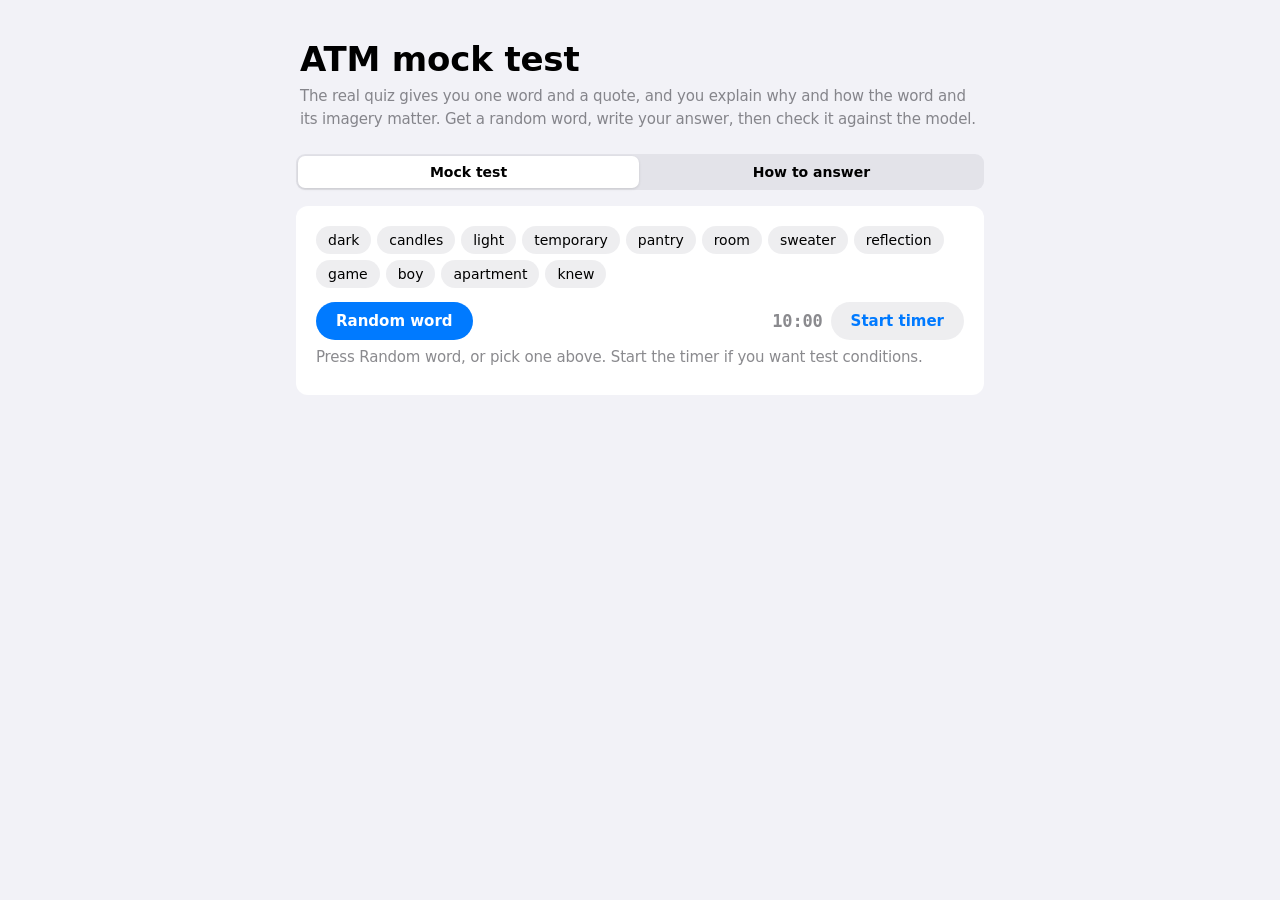
<file: mock/index.html>
<!DOCTYPE html>
<html lang="en" data-theme="light"><head><meta name="color-scheme" content="light"><meta charset="utf-8"><meta name="viewport" content="width=device-width, initial-scale=1">
<title>ATM mock test</title>
<style>
:root{--bg:#f2f2f7;--cell:#fff;--label:#000;--sec:rgba(60,60,67,.6);--sep:rgba(60,60,67,.29);--fill:rgba(118,118,128,.12);--tint:#007aff;--green:#34c759;color-scheme:light}
*{box-sizing:border-box;-webkit-tap-highlight-color:transparent}
html,body{background:var(--bg)!important;color:#000!important}
body{margin:0;font:17px/1.5 -apple-system,BlinkMacSystemFont,"SF Pro Text","Helvetica Neue",system-ui,sans-serif;-webkit-font-smoothing:antialiased;letter-spacing:-.01em}
main{max-width:720px;margin:0 auto;padding:12px 16px 64px}
header{padding:28px 4px 8px}
h1{font:700 34px/1.15 -apple-system,"SF Pro Display",system-ui,sans-serif;margin:0}
.lede{color:var(--sec);font-size:15px;margin:6px 0 0}
.tabs{display:flex;gap:2px;background:var(--fill);border-radius:9px;padding:2px;margin:16px 0}
.tabs button{flex:1;font:600 14px -apple-system,system-ui,sans-serif;border:0;background:none;color:#000;padding:8px 6px;border-radius:7px;cursor:pointer}
.tabs button[aria-selected="true"]{background:#fff;box-shadow:0 1px 3px rgba(0,0,0,.12)}
.pane{background:var(--cell);border-radius:12px;padding:20px}
.pane h3{font-size:18px;margin:22px 0 4px}.pane h3:first-of-type{margin-top:8px}
.pane p{margin:6px 0}
.lead{color:var(--sec)}
figure{margin:8px 0 12px}figure img{width:100%;border-radius:10px;border:.5px solid var(--sep)}
figcaption{font-size:13px;color:var(--sec);margin-top:4px}
.key{background:rgba(0,122,255,.07);border-left:3px solid var(--tint);border-radius:0 10px 10px 0;padding:10px 12px;margin-top:16px!important}
.climb{padding-left:22px;display:grid;gap:8px}
.chips{display:flex;flex-wrap:wrap;gap:6px;margin-bottom:14px}
.chip{font:500 14px -apple-system,system-ui,sans-serif;border:0;border-radius:999px;padding:6px 12px;background:var(--fill);color:#000;cursor:pointer}
.chip.done{background:rgba(52,199,89,.16);color:#1f8a3b}
.chip.on{background:var(--tint);color:#fff}
.word{font:800 40px/1.1 -apple-system,"SF Pro Display",system-ui,sans-serif;margin:4px 0}
.group{font-size:13px;color:var(--sec);text-transform:uppercase;letter-spacing:.03em}
.moment{background:var(--fill);border-radius:10px;padding:12px 14px;margin:10px 0}
.prompt{font-weight:600}
textarea{width:100%;min-height:200px;font:inherit;font-size:16px;padding:12px;border-radius:10px;border:0;background:var(--fill)!important;color:#000!important;-webkit-text-fill-color:#000;resize:vertical;outline:none;margin-top:8px}
textarea:focus{box-shadow:0 0 0 2px var(--tint)}
.bar{display:flex;gap:8px;flex-wrap:wrap;align-items:center;margin-top:12px}
.bar .grow{flex:1}
button.b{font:600 15px -apple-system,system-ui,sans-serif;padding:10px 20px;border-radius:999px;border:0;background:var(--tint);color:#fff;cursor:pointer}
button.g{background:var(--fill);color:var(--tint)}
button.b:active{opacity:.6}
.timer{font:600 17px ui-monospace,Menlo,monospace;color:var(--sec)}
.check{margin-top:18px;display:grid;gap:10px}
.check h4{margin:0;font-size:15px}
.pts{display:grid;gap:6px}
.pts label{display:flex;gap:10px;align-items:flex-start;font-size:15px;padding:8px 10px;border-radius:10px;background:var(--fill);cursor:pointer}
.pts input{margin:3px 0 0;accent-color:var(--green);flex:none}
.model{font-size:15px;background:rgba(0,122,255,.07);border-radius:10px;padding:12px 14px}
.score{font-weight:700}
#out{min-height:140px;font:13px/1.45 ui-monospace,Menlo,monospace}
[hidden]{display:none!important}
</style></head><body><main>
<header><h1>ATM mock test</h1><p class="lede">The real quiz gives you one word and a quote, and you explain why and how the word and its imagery matter. Get a random word, write your answer, then check it against the model.</p></header>
<div class="tabs" role="tablist"><button role="tab" data-t="mock">Mock test</button><button role="tab" data-t="how">How to answer</button></div>
<section class="pane" id="t-how" hidden>
<figure><img src="img/climb.svg" alt="CLIMB staircase"><figcaption>Every answer climbs these five steps.</figcaption></figure>
<p>The prompt is always: <b>explain why and how the word and imagery are significant to "A Temporary Matter."</b> It's one written answer, no multiple choice. Write one strong paragraph, about 5 to 7 sentences.</p>
<ol class="climb">
<li><b>Context.</b> When it happens and who's there. "On night 2, while Shoba does the dishes..."</li>
<li><b>Literal.</b> What the word means right there. "Literally, the window is just reflecting them."</li>
<li><b>Imagery.</b> What you'd see or feel, and the mood. "The picture of them side by side makes them look like a couple again."</li>
<li><b>Meaning, the why.</b> The theme. Pick one: grief and loss, secrets and honesty, closeness vs distance, temporary vs permanent.</li>
<li><b>Bigger picture, the how.</b> The technique (symbol, motif, contrast, irony, foreshadowing) and a link to the ending on night 5.</li>
</ol>
<p class="key"><b>If you blank on a word:</b> every word fits light and dark (honesty only in the dark), home and food (a home built for a family that never came), or secrets and the end (the truth brings them close, then breaks them). Find the group, use its theme, link it to night 5.</p>
</section>
<section class="pane" id="t-mock" hidden>
 <div class="chips" id="chips"></div>
 <div class="bar" style="margin:0 0 6px"><button class="b" id="rand">Random word</button><span class="grow"></span><span class="timer" id="tm">10:00</span><button class="b g" id="tgo">Start timer</button></div>
 <div id="q"></div>
</section>
</main>
<script>
(function(){
var D={"W": [{"w": "dark", "g": "Light and dark", "m": "Night 1. The power goes out at 8 and the two of them sit in the dark kitchen, and Shoba suggests they each tell the other something they've never said.", "a": "On the first night of the outages, Shoba and Shukumar sit together in a dark kitchen, six months after their baby was stillborn. Literally, the dark just means the power is out. But the picture of two people who can't see each other's faces makes the room feel private and safe, like kids whispering secrets. That's why the dark matters: it's the only place they can be honest, because they don't have to look at each other's grief. Lahiri makes light and dark a motif that comes back every night. On night 5 Shoba turns the lights on to say she's leaving, and at the very end they go back into the dark to cry together, so the dark is where they finally share their loss.", "p": ["Says it's night 1, six months after the stillbirth", "Literal: the power is out", "Imagery: can't see faces, private and safe", "Why: they can only be honest when they can't see each other", "How: motif, and links to night 5 (lights on, then back to the dark to cry)"]}, {"w": "candles", "g": "Light and dark", "m": "Night 1. Shukumar finds candles left over from the surprise birthday party Shoba once threw him, and they eat by candlelight.", "a": "These candles come from the surprise birthday party Shoba threw Shukumar, back when their house was full of guests. During the outage they're just a way to see. The image is two people close together around a small, flickering flame, which feels warm and almost romantic, like an early date. The candles show that the couple can only reach each other again through small pieces of their happier past, and that this closeness is fragile. A candle burns down and goes out, so it works as a symbol of the title: the closeness is temporary. On night 5 Shoba lights them one more time, then turns on the lights to tell him she's leaving.", "p": ["Candles come from his surprise birthday party (happier past)", "Literal: light during the outage", "Imagery: small flickering flame, warm, romantic", "Why: closeness built on the past, and fragile", "How: symbol of the title, candles burn out, link to night 5"]}, {"w": "light", "g": "Light and dark", "m": "Night 5. The power is already fixed. After dinner Shoba turns the lights on and tells Shukumar she has found an apartment.", "a": "On the last night the repairs are done early, and after eating by candles anyway, Shoba switches the lights on. Literally, the power is back. The image is a sudden, harsh brightness after four nights of soft candlelight, so nothing can hide. Light stands for the truth: Shoba wants to tell him she's leaving with nothing hidden between them. Lahiri builds a contrast across the whole story, where dark meant closeness and honesty, and light now brings the truth that splits them. It's also a reversal, because the light coming back is exactly what ends the marriage.", "p": ["Night 5, power fixed early, she says she's leaving", "Literal: the power is back on", "Imagery: harsh brightness after soft candlelight, nothing hidden", "Why: light means truth and exposure", "How: contrast with the dark, and a reversal (the light ends the marriage)"]}, {"w": "temporary", "g": "Light and dark", "m": "The notice from the electric company says the power will be cut for an hour each night for five days. The outage is a temporary matter.", "a": "The phrase comes from the electric company's notice at the start, which says the power will go out for an hour for five nights. Literally, temporary just means the outage won't last. But the word hangs over the whole story: their new closeness is temporary too, and so is the marriage. That's why it matters, because the story is about what lasts and what doesn't after a loss. Lahiri uses it as the title, which is foreshadowing, and as irony: the outage even ends a night early, the good feeling disappears, and what turns out to be permanent is the loss and the split.", "p": ["Comes from the electric company notice", "Literal: the outage won't last", "Imagery or idea: everything in the story is short lived", "Why: their closeness and marriage are temporary, the loss is permanent", "How: title as foreshadowing, and irony (outage ends early)"]}, {"w": "pantry", "g": "Home and food", "m": "Before the loss, Shoba kept the pantry and freezer packed with food she'd bought and cooked ahead. Now Shukumar cooks from what she stored.", "a": "Before the baby died, Shoba filled the pantry and freezer and cooked big meals for friends. Literally, it's just stored food. The image of shelves packed full shows a woman who planned ahead and expected a big, happy future. Now Shukumar cooks from her stock and they eat apart, so the food she saved is slowly being used up, just like the love left over from before. Lahiri uses food as a symbol and a contrast: full shelves and dinner parties before, leftovers and silence after. During the outages they eat together again, which is why those nights feel hopeful.", "p": ["Shoba stocked it before the loss, now he cooks from it", "Literal: stored food", "Imagery: packed shelves, planning ahead, abundance", "Why: their love is running on what's left from before", "How: symbol and contrast (before vs after)"]}, {"w": "room", "g": "Home and food", "m": "Shukumar works on his dissertation in the room that was meant to be the baby's nursery. He took the crib out so Shoba wouldn't see it.", "a": "Shukumar spends his days in the room meant for the baby, after quietly removing the crib. On the surface it's just his study. The image of an empty nursery turned into an office is lonely and heavy: the space was made for someone who never came. The room shows that the loss sits right in the middle of their home and that they each deal with it alone, since he hides the crib and Shoba avoids the room. It's a symbol of their grief and their silence, and it links to the ending, when he finally tells her he held their son, a secret he kept the same way he kept that room.", "p": ["It was the nursery, he took out the crib", "Literal: his study", "Imagery: empty, made for someone who never came", "Why: the loss is at the center of the house, they grieve alone", "How: symbol, links to his secret on night 5"]}, {"w": "sweater", "g": "Home and food", "m": "Night 3. Shukumar confesses that he returned the sweater vest Shoba gave him as an anniversary gift.", "a": "On night 3 Shukumar admits he returned the sweater vest Shoba gave him and never told her. Literally it's just clothing. A gift is supposed to be an image of love and effort, but this one didn't fit what he wanted, and he hid that. It matters because it's a small version of their marriage: on the outside it looks fine, but underneath it isn't working and nobody says so. Lahiri uses these small confessions as rising action. They seem harmless and even bring them closer, but they build toward the two big secrets on night 5.", "p": ["Night 3, he returned her gift and hid it", "Literal: a piece of clothing", "Imagery: a gift should show love, it didn't fit", "Why: like the marriage, looks fine but isn't", "How: small confessions build up (rising action) to night 5"]}, {"w": "reflection", "g": "Light and dark", "m": "Night 2. While Shoba does the dishes, Shukumar sees the two of them reflected in the dark kitchen window.", "a": "On night 2 Shukumar sees their reflection in the kitchen window while Shoba washes the dishes. Literally, the dark outside turns the glass into a mirror. The image of the two of them side by side makes them look like a couple again, and he wonders when their last photo together was taken. It matters because it shows how far apart they've drifted: he has to see them in a window to remember they're together. A reflection isn't real or solid, so it hints that this togetherness is only an image, which fits the title and the ending.", "p": ["Night 2, doing dishes", "Literal: the dark window works like a mirror", "Imagery: side by side like a couple, he thinks of photos", "Why: shows how far apart they've drifted", "How: a reflection isn't real, hints the closeness won't last"]}, {"w": "game", "g": "Secrets and the end", "m": "Night 1. Shoba remembers that at her grandmother's house in India, during blackouts, everyone had to say something. She turns it into a game of confessions.", "a": "The idea comes from Shoba's childhood in India, where her family told jokes or poems during blackouts. Literally, it's a way to pass the time in the dark. The image of a family sharing in the dark is warm and safe, and it makes the confessions feel like play. It matters because the game is what brings them closer each night. But it's also ironic: Shoba was using it to work up to telling him she was leaving, so the game that seems to heal the marriage is the way she ends it.", "p": ["From her grandmother's house in India, during blackouts", "Literal: a way to pass time", "Imagery: warm, playful, safe", "Why: it brings them closer each night", "How: irony, she uses it to lead up to leaving"]}, {"w": "boy", "g": "Secrets and the end", "m": "Night 5. After Shoba says she's leaving, Shukumar tells her the baby was a boy and that he held him.", "a": "Right after Shoba says she's leaving, Shukumar tells her what he never said: their baby was a boy, and he held him. Literally, he's sharing a fact. The image of him holding their son and describing him is tender and painful at the same time. It matters because Shoba had wanted the baby's sex to be a surprise and found comfort in not knowing, so this truth takes that away. Lahiri makes it the climax and an irony: honesty was supposed to heal them, but the biggest secret is used almost as a weapon, and they end up crying for the things they now know.", "p": ["Night 5, right after she says she's leaving", "Literal: the baby was a boy, he held him", "Imagery: tender and painful", "Why: she wanted not to know, the truth hurts", "How: climax and irony, honesty hurts instead of healing"]}, {"w": "apartment", "g": "Secrets and the end", "m": "Night 5. Shoba turns on the lights and tells Shukumar she has found an apartment and is moving out.", "a": "On the last night Shoba turns on the lights and tells Shukumar she has found an apartment. Literally, she's moving out. The image of a separate place to live is the opposite of the shared home they built for a family. It matters because it shows she had already decided while they were getting close, so the confessions were her way of working up to this. An apartment is permanent, the opposite of temporary, and that irony is the point of the title: the closeness was temporary, but the separation is not.", "p": ["Night 5, lights on, she's moving out", "Literal: a new place to live", "Imagery: separate from the family home", "Why: she had decided all along", "How: irony with the title, permanent vs temporary"]}, {"w": "knew", "g": "Secrets and the end", "m": "The last line. Shoba turns the light off again, sits with Shukumar, and they cry together for the things they now know.", "a": "The story ends with Shoba turning off the light and the two of them crying together \"for the things they now knew.\" Literally, they now know each other's secrets: she's leaving and the baby was a boy. The image of them weeping together in the dark is the first time they share their grief since the loss. It matters because knowing everything is what finally brings them together and also what ends them. Lahiri closes with irony and with the light and dark motif: honesty gives them a moment of real closeness, but it comes too late.", "p": ["Last line, back in the dark, crying together", "Literal: they know each other's secrets now", "Imagery: weeping together in the dark", "Why: they finally grieve together, but too late", "How: irony and the light and dark motif"]}]},K="atm-mock",S={};try{S=JSON.parse(localStorage.getItem(K))||{}}catch(e){}
S.a=S.a||{};S.c=S.c||{};S.done=S.done||{};
function sv(){try{localStorage.setItem(K,JSON.stringify(S))}catch(e){}}
function $(s){return document.querySelector(s)}
function esc(s){return String(s).replace(/[&<>"]/g,function(c){return{"&":"&amp;","<":"&lt;",">":"&gt;",'"':"&quot;"}[c]})}
var tabs=document.querySelectorAll('[role=tab]');
function tab(k){tabs.forEach(function(b){b.setAttribute('aria-selected',b.dataset.t===k)});document.querySelectorAll('.pane[id^=t-]').forEach(function(p){p.hidden=p.id!=='t-'+k});S.tab=k;sv();scrollTo(0,0)}
tabs.forEach(function(b){b.onclick=function(){tab(b.dataset.t)}});
tab(S.tab&&document.getElementById('t-'+S.tab)?S.tab:tabs[0].dataset.t);
function chips(){$('#chips').innerHTML=D.W.map(function(w,i){return '<button class="chip'+(S.done[i]?' done':'')+(S.cur===i?' on':'')+'" data-i="'+i+'">'+(S.done[i]?'&#10003; ':'')+w.w+'</button>'}).join('');
 document.querySelectorAll('.chip').forEach(function(b){b.onclick=function(){show(+b.dataset.i)}})}
function show(i){S.cur=i;sv();chips();var w=D.W[i],c=S.c[i]||{};
 $('#q').innerHTML='<div class="group">'+w.g+'</div><div class="word">'+w.w+'</div><div class="moment"><b>The moment.</b> '+esc(w.m)+'</div><p class="prompt">Explain why and how the word and imagery are significant to "A Temporary Matter."</p><textarea id="ta" placeholder="Context, literal, imagery, meaning, bigger picture..."></textarea><div class="bar"><button class="b" id="chk">Check my answer</button></div>'+
 '<div class="check" id="ck" hidden><h4>Did your answer have these? Be strict.</h4><div class="pts">'+w.p.map(function(p,k){return '<label><input type="checkbox" data-k="'+k+'"'+(c[k]?' checked':'')+'>'+esc(p)+'</label>'}).join('')+'</div><p class="score" id="sc"></p><div class="model"><b>Model answer.</b> '+esc(w.a)+'</div><div class="bar"><button class="b" id="nx">Next word</button></div></div>';
 var ta=$('#ta');ta.value=S.a[i]||'';ta.oninput=function(){S.a[i]=ta.value;sv()};
 function score(){var n=w.p.filter(function(p,k){return (S.c[i]||{})[k]}).length;$('#sc').textContent=n+' of '+w.p.length+(n>=4?'. Solid.':'. Read the model, then try this word again later.');S.done[i]=n>=4;sv();chips()}
 $('#chk').onclick=function(){(S.checked=S.checked||{})[i]=1;$('#ck').hidden=false;score();$('#ck').scrollIntoView({behavior:'smooth'})};
 document.querySelectorAll('#ck input').forEach(function(x){x.onchange=function(){(S.c[i]=S.c[i]||{})[x.dataset.k]=x.checked;sv();score()}});
 $('#nx').onclick=next;
 if(S.checked&&S.checked[i])$('#ck').hidden=false;
}
function next(){var left=D.W.map(function(w,i){return i}).filter(function(i){return !S.done[i]&&i!==S.cur});if(!left.length)left=D.W.map(function(w,i){return i}).filter(function(i){return i!==S.cur});show(left[Math.floor(Math.random()*left.length)]);stop();$('#q').scrollIntoView({behavior:'smooth'})}
$('#rand').onclick=next;
var T=null,end=0;
function fmt(ms){ms=Math.max(0,Math.round(ms/1000));return Math.floor(ms/60)+':'+String(ms%60).padStart(2,'0')}
function stop(){clearInterval(T);T=null;$('#tm').textContent='10:00';$('#tgo').textContent='Start timer'}
$('#tgo').onclick=function(){if(T){stop();return}end=Date.now()+600000;$('#tgo').textContent='Stop';T=setInterval(function(){var l=end-Date.now();$('#tm').textContent=fmt(l);if(l<=0){clearInterval(T);T=null;$('#tm').textContent='Time';$('#tgo').textContent='Start timer'}},250)};
chips();if(S.cur!=null)show(S.cur);else $('#q').innerHTML='<p class="lede">Press Random word, or pick one above. Start the timer if you want test conditions.</p>';
if($('#cp'))$('#cp').onclick=function(){
 var t='ATM mock test results\n'+D.W.map(function(w,i){var c=S.c[i]||{},n=w.p.filter(function(p,k){return c[k]}).length;if(!(S.a[i]||'').trim()&&!n)return null;return w.w+': '+n+' of '+w.p.length+'\nMissed: '+(w.p.filter(function(p,k){return !c[k]}).join('; ')||'none')+'\nAnswer: '+((S.a[i]||'').trim()||'(blank)')}).filter(Boolean).join('\n\n');
 if(t.indexOf('\n')<0)t+='\nNothing answered yet.';
 var o=$('#out'),m=$('#cpm');o.value=t;
 function fb(){o.hidden=false;o.select();var ok=false;try{ok=document.execCommand('copy')}catch(e){}m.textContent=ok?'Copied.':'Select the text below and copy it.'}
 if(navigator.clipboard&&navigator.clipboard.writeText)navigator.clipboard.writeText(t).then(function(){m.textContent='Copied.'},fb);else fb()};
})();
</script></body></html>
</file>
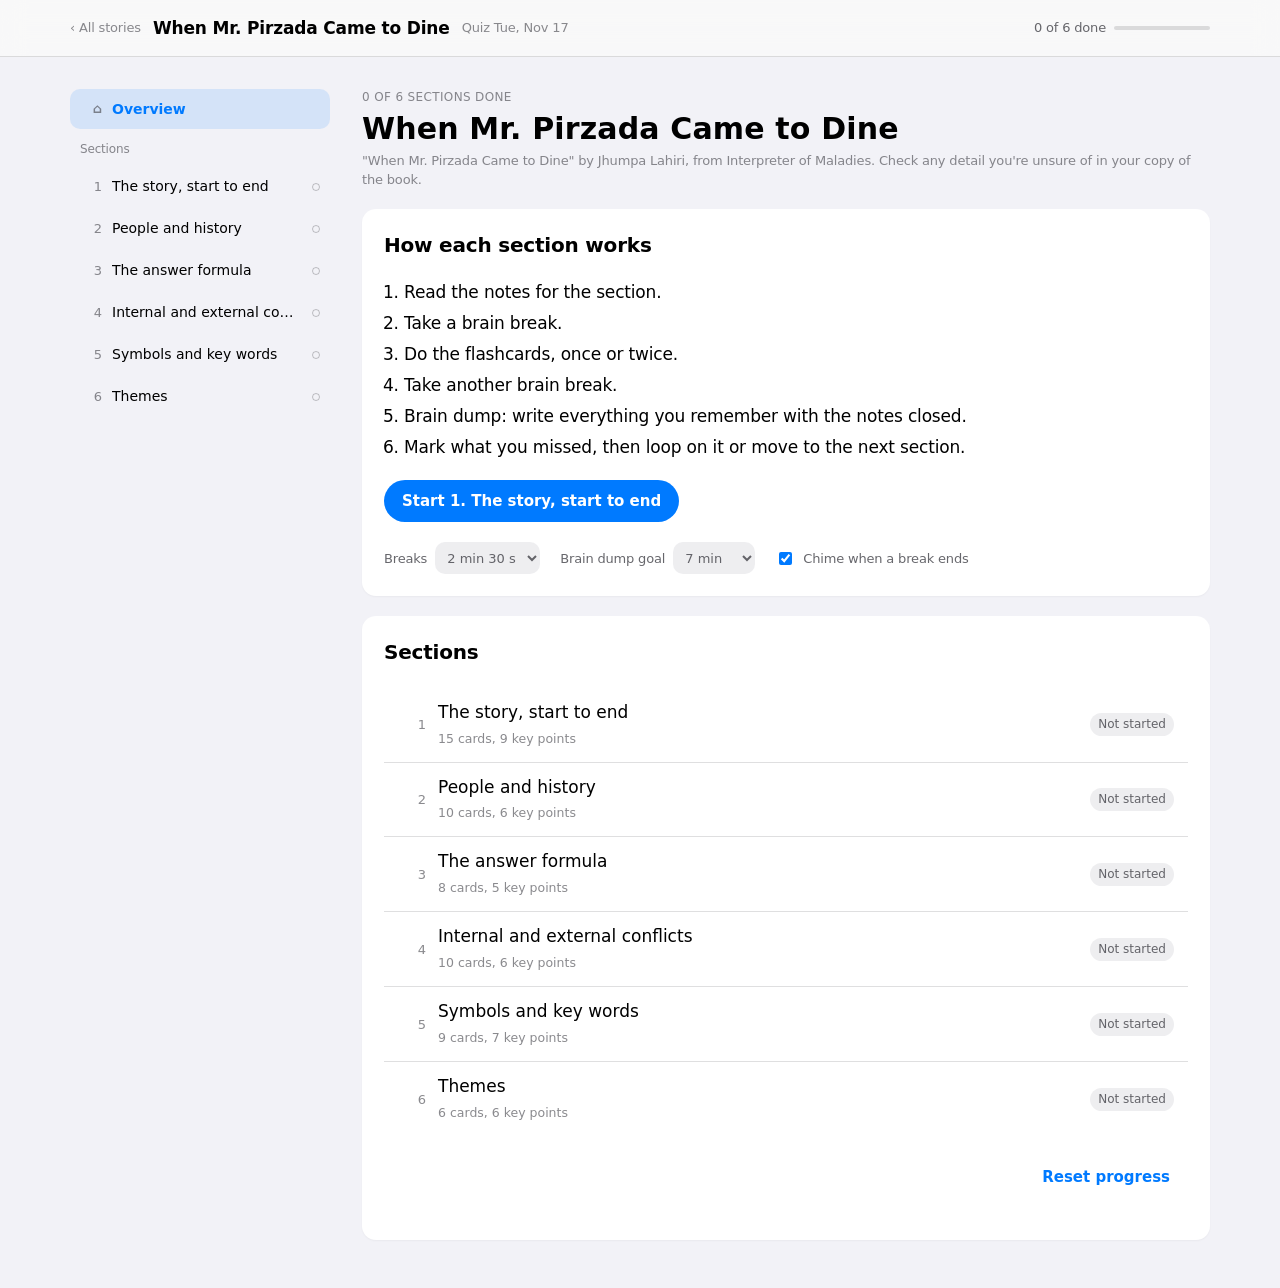
<file: mr-pirzada/index.html>
<!doctype html>
<html lang="en" data-theme="light">
<head><meta name="color-scheme" content="light">
<meta charset="utf-8">
<meta name="viewport" content="width=device-width, initial-scale=1, viewport-fit=cover">
<title>Mr. Pirzada study loop</title>
<meta name="claude:viewport-fit-sides" content="cover">
<script>document.documentElement.setAttribute("data-theme","light")</script>
<style>
/* Hector's personaldesign tokens, fully monochrome. Dark leads. Greys carry the page, full ink marks the current step and the key action. Got it and missed are told apart by words and weight, not colour. */
:root{
  color-scheme:light;
  --bg:#0b0b0d; --surface:#141518; --raised:#1c1d21;
  --ink:rgb(255 255 255 / .92); --ink-2:rgb(255 255 255 / .62); --ink-3:rgb(255 255 255 / .42); --ink-4:rgb(255 255 255 / .26);
  --line-edge:rgb(255 255 255 / .12); --line-inner:rgb(255 255 255 / .08);
  --accent:#ededf0; --on-accent:#0b0b0d;
  --accent-selection:color-mix(in srgb,var(--accent) 18%,transparent);
  --accent-focus:color-mix(in srgb,var(--accent) 55%,transparent);
  --accent-wash:color-mix(in srgb,var(--accent) 9%,transparent);
  --success:var(--ink); --error:var(--ink-2); --warning:var(--ink-3);
  --space-tight:4px; --space-inline:8px; --space-row:12px; --space-group:20px; --space-page:20px; --space-s:32px; --space-m:48px;
  --radius-control:6px; --radius-group:10px; --radius-surface:14px;
  --motion-state:.12s ease-out; --motion-disclosure:.22s ease-out; --motion-content:.2s ease-in-out; --motion-arrival:.28s cubic-bezier(.2,.9,.3,1);
  --font:"Inter",-apple-system,BlinkMacSystemFont,"Segoe UI",system-ui,sans-serif;
}
@media (prefers-color-scheme:light){
  :root:not([data-theme="never-dark"]){
    color-scheme:light;
    --bg:#f6f6f7; --surface:#ffffff; --raised:#ffffff;
    --ink:rgb(0 0 0 / .88); --ink-2:rgb(0 0 0 / .60); --ink-3:rgb(0 0 0 / .42); --ink-4:rgb(0 0 0 / .26);
    --line-edge:rgb(0 0 0 / .12); --line-inner:rgb(0 0 0 / .08);
    --accent:#1d1d1f; --on-accent:#ffffff;
  }
}
:root[data-theme="light"]{
  color-scheme:light;
  --bg:#f6f6f7; --surface:#ffffff; --raised:#ffffff;
  --ink:rgb(0 0 0 / .88); --ink-2:rgb(0 0 0 / .60); --ink-3:rgb(0 0 0 / .42); --ink-4:rgb(0 0 0 / .26);
  --line-edge:rgb(0 0 0 / .12); --line-inner:rgb(0 0 0 / .08);
  --accent:#1d1d1f; --on-accent:#ffffff;
}
*{box-sizing:border-box}
html,body{margin:0}
body{background:var(--bg);color:var(--ink);font:15px/1.55 var(--font);-webkit-font-smoothing:antialiased}
button,textarea,select,input{font:inherit;color:inherit;accent-color:var(--accent)}
:focus-visible{outline:2px solid var(--accent-focus);outline-offset:2px}
.num{font-variant-numeric:tabular-nums}
h1,h2,h3{margin:0;text-wrap:balance;font-weight:600;letter-spacing:-.01em}

/* Layout: a quiet sticky bar, a section list on the left, the loop on the right. On a phone the list folds into a disclosure. */
.bar{position:sticky;top:env(safe-area-inset-top,0px);z-index:5;background:color-mix(in srgb,var(--bg) 88%,transparent);backdrop-filter:blur(12px);-webkit-backdrop-filter:blur(12px);border-bottom:1px solid var(--line-inner)}
.bar-in,.wrap{max-width:1180px;margin:0 auto;padding-left:max(20px,env(safe-area-inset-left,0px));padding-right:max(20px,env(safe-area-inset-right,0px))}
.bar-in{display:flex;align-items:center;gap:var(--space-row);min-height:56px;padding-block:var(--space-inline)}
.bar h1{font-size:15px;font-weight:600;min-width:0;overflow:hidden;text-overflow:ellipsis;white-space:nowrap}
.bar .sub{color:var(--ink-3);font-size:13px;white-space:nowrap}
.bar .grow{flex:1}
.meter{display:flex;align-items:center;gap:var(--space-inline);color:var(--ink-2);font-size:13px;white-space:nowrap}
.meter .track{width:96px;height:4px;border-radius:2px;background:var(--line-edge);overflow:hidden}
.meter .fill{height:100%;background:var(--ink);border-radius:2px;transition:width var(--motion-disclosure)}
.wrap{display:grid;grid-template-columns:260px minmax(0,1fr);gap:var(--space-s);padding-block:var(--space-s) var(--space-m)}
@media (max-width:860px){.wrap{grid-template-columns:minmax(0,1fr);gap:var(--space-group);padding-block:var(--space-group) var(--space-m)}.meter .track{width:56px}.bar .sub{display:none}}

/* Section list */
.side{position:sticky;top:76px;align-self:start;max-height:calc(100vh - 96px);overflow:auto}
@media (max-width:860px){.side{position:static;max-height:none;overflow:visible}}
.side details{border:1px solid var(--line-edge);border-radius:var(--radius-group);background:var(--surface)}
.side summary{list-style:none;cursor:pointer;padding:var(--space-row) 14px;display:flex;justify-content:space-between;align-items:center;font-weight:500;min-height:44px}
.side summary::-webkit-details-marker{display:none}
.side summary .chev{color:var(--ink-3);transition:transform var(--motion-disclosure)}
.side details[open] summary .chev{transform:rotate(90deg)}
.side .label{color:var(--ink-3);font-size:12px;font-weight:500;margin:0 0 var(--space-inline) 10px}
.secs{display:grid;gap:2px;padding:0;margin:0;list-style:none}
.side details .secs{padding:0 6px 6px}
.sec{display:grid;grid-template-columns:22px minmax(0,1fr) auto;align-items:center;gap:10px;width:100%;text-align:left;border:0;background:none;padding:9px 10px;border-radius:var(--radius-control);cursor:pointer;min-height:40px;transition:background var(--motion-state)}
.sec:hover{background:var(--line-inner)}
.sec[aria-current="true"]{background:var(--accent-selection)}
.sec .n{color:var(--ink-3);font-size:13px;text-align:right}
.sec .t{font-size:14px;overflow:hidden;text-overflow:ellipsis;white-space:nowrap}
.dot{width:8px;height:8px;border-radius:50%;border:1.5px solid var(--ink-4)}
.dot.active{border-color:var(--accent);background:var(--accent)}
.dot.done{border-color:var(--success);background:var(--success)}
.dot.revisit{border-color:var(--ink-2);border-style:dashed;background:transparent}

/* Main panel */
.main{min-width:0;display:grid;gap:var(--space-group);align-content:start}
.head{display:flex;align-items:center;gap:var(--space-group)}
.head .txt{min-width:0;display:grid;gap:var(--space-tight)}
.eyebrow{color:var(--ink-3);font-size:13px}
.head h2{font-size:26px;line-height:1.2}
.ring{flex:none;width:112px;height:112px}
.ring text{font-family:var(--font)}
@media (max-width:560px){.ring{width:84px;height:84px}.head h2{font-size:21px}}
.steps{display:flex;flex-wrap:wrap;gap:6px;margin:0;padding:0;list-style:none}
.steps button{font-size:12.5px;color:var(--ink-3);padding:4px 10px;min-height:28px;border-radius:var(--radius-control);border:1px solid var(--line-inner);background:none;cursor:pointer;transition:border-color var(--motion-state),color var(--motion-state),background var(--motion-state)}
.steps button:hover{color:var(--ink);border-color:var(--line-edge)}
.steps button.now{color:var(--ink);border-color:var(--accent);background:var(--accent-wash)}
.steps button.past{color:var(--ink-2)}
.head .txt{flex:1}
.secnav{display:flex;gap:var(--space-tight);align-self:flex-start}
.secnav .btn{min-height:32px;padding:0 10px;font-size:13px}
@media (max-width:560px){.head{flex-wrap:wrap}.secnav{width:100%;justify-content:space-between;order:3}}
/* Clocks: a dial that sweeps down smoothly, digits that roll in when they change */
.dial{position:relative;width:min(240px,68vw);aspect-ratio:1;display:grid;place-items:center}
.dial svg{position:absolute;inset:0;width:100%;height:100%;transform:rotate(-90deg);overflow:visible}
.dial-track{fill:none;stroke:var(--line-edge);stroke-width:3}
.dial-arc{fill:none;stroke:var(--ink);stroke-width:4;stroke-linecap:round}
.dial-head{fill:var(--ink)}
.dial .clock{position:relative}
.dial.soon .dial-arc,.dial.soon .dial-head{animation:soon 1s ease-in-out infinite}
@keyframes soon{50%{opacity:.45}}
.dial.over{animation:over .9s var(--motion-arrival) 1}
@keyframes over{0%{transform:scale(1)}40%{transform:scale(1.04)}100%{transform:scale(1)}}
.clock{display:inline-flex;overflow:hidden}
.clock .d{display:inline-block}
.clock .d.roll{animation:roll .34s cubic-bezier(.2,.9,.3,1)}
@keyframes roll{from{transform:translateY(-55%);opacity:0}to{transform:none;opacity:1}}
.mini{width:44px;height:44px;flex:none}
.mini svg{transform:rotate(-90deg);width:100%;height:100%;overflow:visible}
.mini .dial-arc{stroke-width:4}
.mini.full .dial-arc{animation:none}
/* Sketch canvas for the brain dump */
.sketch{display:grid;gap:var(--space-inline)}
.sketch .tools{display:flex;flex-wrap:wrap;gap:var(--space-tight);align-items:center}
.sketch .tools .btn{min-height:32px;padding:0 12px;font-size:13px}
.sketch .tools .btn[aria-pressed="true"]{border-color:var(--accent);background:var(--accent-wash)}
.pad{width:100%;height:340px;display:block;border:1px solid var(--line-edge);border-radius:var(--radius-group);background:var(--bg);touch-action:none;cursor:crosshair}
.pad.ro{height:auto;aspect-ratio:2.4;cursor:default}
.panel{background:var(--surface);border:1px solid var(--line-edge);border-radius:var(--radius-surface);padding:var(--space-s);display:grid;gap:var(--space-group);animation:arrive var(--motion-arrival)}
@media (max-width:560px){.panel{padding:var(--space-group)}}
@keyframes arrive{from{opacity:.4;transform:translateY(6px)}to{opacity:1;transform:none}}
.panel h3{font-size:17px}
.muted{color:var(--ink-2)}
.small{font-size:13px;color:var(--ink-3)}
.actions{display:flex;flex-wrap:wrap;gap:var(--space-inline);align-items:center}
.actions .grow{flex:1}
.btn{color:var(--ink);display:inline-flex;align-items:center;justify-content:center;gap:var(--space-inline);min-height:40px;padding:0 16px;border-radius:var(--radius-control);border:1px solid var(--line-edge);background:var(--raised);cursor:pointer;font-weight:500;font-size:14px;text-decoration:none;transition:background var(--motion-state),border-color var(--motion-state),transform var(--motion-state)}
.btn:hover{border-color:var(--ink-4)}
.btn:active{transform:scale(.98)}
.btn.primary{background:var(--accent);border-color:var(--accent);color:var(--on-accent)}
.btn.primary:hover{background:color-mix(in srgb,var(--accent) 88%,var(--ink))}
.btn.quiet{background:none;border-color:transparent;color:var(--ink-2)}
.btn.quiet:hover{color:var(--ink);background:var(--line-inner)}
.btn[disabled]{opacity:.4;cursor:default}
kbd{font:500 11px/1 var(--font);color:var(--ink-3);border:1px solid var(--line-edge);border-radius:4px;padding:2px 5px}
.btn.primary kbd{color:inherit;border-color:color-mix(in srgb,var(--on-accent) 40%,transparent)}

/* Notes */
.notes{display:grid;gap:var(--space-row);max-width:72ch}
.notes p{margin:0}
.notes h4{margin:var(--space-inline) 0 0;font-size:15px;font-weight:600}
.notes ul{margin:0;padding-left:20px;display:grid;gap:6px}
.notes strong{font-weight:600}
.key{border-left:2px solid var(--accent);padding:var(--space-inline) var(--space-row);background:var(--accent-wash);border-radius:0 var(--radius-control) var(--radius-control) 0}
.tablewrap{overflow-x:auto;border:1px solid var(--line-edge);border-radius:var(--radius-group)}
.notes table{border-collapse:collapse;width:100%;font-size:14px}
.notes th,.notes td{text-align:left;vertical-align:top;padding:8px 12px;border-bottom:1px solid var(--line-inner)}
.notes th{font-weight:600;color:var(--ink-2);font-size:13px}
.notes tr:last-child td{border-bottom:0}
.notes td.group{font-weight:600;color:var(--ink-2);padding-top:14px}
.notes figure{margin:0;display:grid;gap:6px}
.notes figure img{width:100%;max-width:640px;border-radius:var(--radius-group);background:#fff;border:1px solid var(--line-edge)}
.notes figcaption{font-size:13px;color:var(--ink-3)}
.focus{border:1px solid var(--accent-focus);border-radius:var(--radius-group);padding:var(--space-row) 14px;display:grid;gap:6px;background:var(--accent-wash)}
.focus ul{margin:0;padding-left:20px;display:grid;gap:4px}

/* Break timer */
.timer{display:grid;justify-items:center;gap:var(--space-row);padding-block:var(--space-group);text-align:center}
.clock{font-size:64px;font-weight:600;letter-spacing:-.03em;line-height:1}
@media (max-width:560px){.clock{font-size:52px}}
.timer .bar2{width:min(360px,100%);height:4px;border-radius:2px;background:var(--line-edge);overflow:hidden}
.timer .bar2 i{display:block;height:100%;background:var(--ink);transition:width 1s linear}

/* Flashcards */
.card{position:relative;min-height:230px;border:1px solid var(--line-edge);border-radius:var(--radius-surface);background:var(--raised);display:grid;place-items:center;padding:var(--space-s) var(--space-group);text-align:center;cursor:pointer;user-select:none;transition:border-color var(--motion-state)}
.card:hover{border-color:var(--ink-4)}
.card .side-l{position:absolute;top:12px;left:16px;font-size:12px;color:var(--ink-3)}
.card .front{font-size:22px;font-weight:600;line-height:1.3;max-width:34ch}
.card .term{font-size:13px;color:var(--ink-3);margin-bottom:var(--space-inline)}
.card .back{font-size:17px;line-height:1.5;max-width:52ch;color:var(--ink);white-space:pre-line}
.card .hint{position:absolute;bottom:12px;font-size:12px;color:var(--ink-3)}
.card.flash-ok{animation:ok .35s ease-out}
.card.flash-no{animation:no .35s ease-out}
@keyframes ok{0%{border-color:var(--success)}100%{border-color:var(--line-edge)}}
@keyframes no{0%,100%{transform:none}25%{transform:translateX(-6px)}75%{transform:translateX(6px)}}
.fcbar{display:flex;align-items:center;gap:var(--space-row);font-size:13px;color:var(--ink-3)}
.fcbar .track{flex:1;height:4px;border-radius:2px;background:var(--line-edge);overflow:hidden}
.fcbar .track i{display:block;height:100%;background:var(--ink);transition:width var(--motion-disclosure)}
.btn.ok{border-color:color-mix(in srgb,var(--success) 50%,transparent)}
.btn.no{border-color:color-mix(in srgb,var(--error) 50%,transparent)}
.tally{display:flex;gap:var(--space-group);flex-wrap:wrap}
.tally div{display:grid;gap:2px}
.tally b{font-size:28px;font-weight:600}
.okc{color:var(--success)} .noc{color:var(--error)}
.quiz{display:flex;flex-wrap:wrap;gap:var(--space-inline);align-items:center;padding-top:var(--space-row);border-top:1px solid var(--line-inner)}
.copybox{width:100%;min-height:120px;border:1px solid var(--line-edge);border-radius:var(--radius-control);background:var(--bg);padding:10px;font-size:12px}

/* Brain dump */
textarea.dump{width:100%;min-height:300px;resize:vertical;border:1px solid var(--line-edge);border-radius:var(--radius-group);background:var(--bg);padding:14px 16px;line-height:1.6;font-size:15px}
textarea.dump:focus{outline:none;border-color:var(--accent-focus)}
.dumptime{display:flex;align-items:baseline;gap:var(--space-inline)}
.dumptime b{font-size:22px;font-weight:600}

/* Mark */
.mark{display:grid;grid-template-columns:minmax(0,1fr) minmax(0,1fr);gap:var(--space-group)}
@media (max-width:760px){.mark{grid-template-columns:minmax(0,1fr)}}
.mine{border:1px solid var(--line-inner);border-radius:var(--radius-group);padding:14px 16px;white-space:pre-wrap;color:var(--ink-2);font-size:14px;max-height:460px;overflow:auto;background:var(--bg)}
.pts{display:grid;gap:6px;margin:0;padding:0;list-style:none}
.pt{display:grid;grid-template-columns:22px minmax(0,1fr);gap:10px;align-items:start;width:100%;text-align:left;padding:10px 12px;border:1px solid var(--line-inner);border-radius:var(--radius-control);background:none;cursor:pointer;font-size:14px;line-height:1.45;transition:background var(--motion-state),border-color var(--motion-state)}
.pt:hover{border-color:var(--line-edge)}
.pt .box{width:18px;height:18px;margin-top:1px;border-radius:5px;border:1.5px solid var(--ink-4);display:grid;place-items:center}
.pt[aria-pressed="true"]{border-color:color-mix(in srgb,var(--success) 45%,transparent);background:color-mix(in srgb,var(--success) 8%,transparent)}
.pt[aria-pressed="true"] .box{background:var(--success);border-color:var(--success)}
.pt[aria-pressed="true"] .box::after{content:"";width:5px;height:9px;border:solid var(--bg);border-width:0 2px 2px 0;transform:translateY(-1px) rotate(45deg)}
.score{font-size:15px}

/* Overview */
.how{display:grid;gap:6px;margin:0;padding-left:20px}
.rows{display:grid;gap:6px;margin:0;padding:0;list-style:none}
.row{display:grid;grid-template-columns:28px minmax(0,1fr) auto;gap:var(--space-row);align-items:center;width:100%;text-align:left;padding:12px 14px;border:1px solid var(--line-inner);border-radius:var(--radius-group);background:none;cursor:pointer;min-height:52px;transition:border-color var(--motion-state),background var(--motion-state)}
.row:hover{border-color:var(--line-edge);background:var(--line-inner)}
.row .n{color:var(--ink-3);font-size:13px;text-align:right}
.row .t{font-weight:500;min-width:0}
.row .meta{font-size:12.5px;color:var(--ink-3)}
.chip{font-size:12px;padding:3px 8px;border-radius:var(--radius-control);border:1px solid var(--line-edge);color:var(--ink-2);white-space:nowrap}
.chip.active{border-color:var(--accent-focus);color:var(--ink)}
.chip.done{border-color:color-mix(in srgb,var(--success) 50%,transparent);color:var(--success)}
.chip.revisit{border-style:dashed;color:var(--ink)}
.settings{display:flex;flex-wrap:wrap;gap:var(--space-group);align-items:center;font-size:13px;color:var(--ink-2)}
.settings label{display:flex;gap:var(--space-inline);align-items:center}
.settings select{background:var(--raised);border:1px solid var(--line-edge);border-radius:var(--radius-control);padding:6px 8px;min-height:32px}
.toast{position:fixed;left:50%;bottom:calc(20px + env(safe-area-inset-bottom,0px));transform:translateX(-50%);background:var(--raised);border:1px solid var(--line-edge);border-radius:var(--radius-group);padding:10px 16px;font-size:14px;box-shadow:0 8px 24px rgb(0 0 0 / .25);z-index:10;animation:arrive var(--motion-arrival)}
.confirm{display:flex;flex-wrap:wrap;gap:var(--space-inline);align-items:center;padding:var(--space-row) 14px;border:1px solid color-mix(in srgb,var(--error) 45%,transparent);border-radius:var(--radius-group)}
@media (prefers-reduced-motion:reduce){*{transition-duration:.01s!important;animation:none!important}}

/* Apple light look */
:root:root:root:root{color-scheme:light;--bg:#f2f2f7;--surface:#fff;--raised:#fff;--ink:#000;--ink-2:rgba(60,60,67,.78);--ink-3:rgba(60,60,67,.6);--ink-4:rgba(60,60,67,.3);--line-edge:rgba(60,60,67,.16);--line-inner:rgba(60,60,67,.1);--accent:#007aff;--on-accent:#fff;--success:#34c759;--error:#ff3b30;--fill:rgba(118,118,128,.12);--radius-control:10px;--radius-group:12px;--radius-surface:14px;--font:-apple-system,BlinkMacSystemFont,"SF Pro Text","Helvetica Neue",system-ui,sans-serif}
body{font-size:17px;line-height:1.47;letter-spacing:-.01em}
.bar{background:rgba(249,249,249,.85);border-bottom:.5px solid var(--line-edge)}
.bar h1{font-size:17px}
.meter .fill{background:var(--accent)}
.head h2{font-size:30px;font-weight:700;letter-spacing:.005em}
.eyebrow{text-transform:uppercase;font-size:12px;letter-spacing:.03em}
.panel{border:0;border-radius:var(--radius-surface);box-shadow:0 1px 2px rgba(0,0,0,.04);padding:22px}
.panel h3{font-size:20px;font-weight:700}
.btn{border:0;border-radius:999px;background:var(--fill);color:var(--accent);font-weight:600;font-size:15px;min-height:42px;padding:0 18px}
.btn:hover{border:0;background:rgba(118,118,128,.18)}
.btn.primary{background:var(--accent);color:#fff}.btn.primary:hover{background:#0a6fe6}
.btn.quiet{background:none;color:var(--accent)}.btn.quiet:hover{background:var(--fill);color:var(--accent)}
.btn.ok{background:rgba(52,199,89,.15);color:#1f8a3b}.btn.no{background:rgba(255,59,48,.12);color:#d70015}
kbd{border:0;background:rgba(255,255,255,.25);color:inherit;opacity:.8}
.btn:not(.primary) kbd{background:rgba(0,0,0,.06)}
.steps{background:var(--fill);border-radius:10px;padding:3px;gap:2px;display:inline-flex}
.steps button{border:0;border-radius:8px;color:var(--ink);font-size:13px;font-weight:500;min-height:30px;padding:4px 10px}
.steps button.past{color:var(--ink-2)}
.steps button.now{background:#fff;color:#000;box-shadow:0 1px 3px rgba(0,0,0,.14);font-weight:600}
.steps button:hover{border:0}
.side details,.rows .row{border:0;background:#fff}
.side details{border-radius:12px}
.sec{border-radius:10px}
.sec[aria-current="true"]{background:rgba(0,122,255,.12);color:var(--accent);font-weight:600}
.dot.active{background:var(--accent);border-color:var(--accent)}.dot.done{background:var(--success);border-color:var(--success)}.dot.revisit{border-color:var(--warning,#ff9500)}
.rows{gap:0;background:#fff;border-radius:12px;overflow:hidden}
.rows li + li .row{border-top:.5px solid var(--line-edge);border-radius:0}
.rows .row{border-radius:0}
.chip{border:0;background:var(--fill);border-radius:999px}
.chip.active{background:rgba(0,122,255,.12);color:var(--accent)}.chip.done{background:rgba(52,199,89,.15);color:#1f8a3b}.chip.revisit{background:rgba(255,149,0,.15);color:#c56a00;border:0}
.key{border-left:3px solid var(--accent);background:rgba(0,122,255,.07)}
.notes h4{font-size:17px;margin-top:12px}
.focus{border:0;background:rgba(255,149,0,.12)}
.card{border:0;box-shadow:0 2px 12px rgba(0,0,0,.08);border-radius:16px}
.fcbar .track i,.timer .bar2 i{background:var(--accent)}
.dial-arc{stroke:var(--accent)}.dial-head{fill:var(--accent)}
.okc{color:#1f8a3b}.noc{color:#d70015}
textarea.dump,.pad,.mine{background:#fff;border:.5px solid var(--line-edge)}
textarea.dump:focus{border-color:var(--accent);box-shadow:0 0 0 3px rgba(0,122,255,.15)}
.pt{border:0;background:var(--fill);border-radius:10px}
.pt[aria-pressed="true"]{background:rgba(52,199,89,.15)}
.pt[aria-pressed="true"] .box{background:var(--success);border-color:var(--success)}
.pt[aria-pressed="true"] .box::after{border-color:#fff}
.settings select{border:0;background:var(--fill)}

/* Quizlet style swipe cues */
.card{touch-action:pan-y;transition:transform .2s ease-out,box-shadow .2s,background .2s;will-change:transform}
.card.drag{transition:none}
.card .stamp{position:absolute;top:14px;font-size:14px;font-weight:700;padding:5px 14px;border-radius:999px;opacity:0;transition:opacity .15s;pointer-events:none}
.card .stamp.ok{right:16px;color:#1f8a3b;background:rgba(52,199,89,.16);border:2px solid #34c759;transform:rotate(8deg)}
.card .stamp.no{left:16px;color:#d70015;background:rgba(255,59,48,.12);border:2px solid #ff3b30;transform:rotate(-8deg)}
.card.tint-ok{background:#effbf2;box-shadow:0 0 0 3px #34c759,0 8px 24px rgba(52,199,89,.25)}
.card.tint-no{background:#fff1f0;box-shadow:0 0 0 3px #ff3b30,0 8px 24px rgba(255,59,48,.22)}
.card.tint-ok .stamp.ok,.card.tint-no .stamp.no{opacity:1}
.card.tint-ok .side-l,.card.tint-no .side-l{opacity:0}
.card.fly-ok{animation:flyR .34s cubic-bezier(.4,0,.6,1) forwards}
.card.fly-no{animation:flyL .34s cubic-bezier(.4,0,.6,1) forwards}
@keyframes flyR{0%{transform:translateX(0) rotate(0)}100%{transform:translateX(120%) rotate(16deg);opacity:0}}
@keyframes flyL{0%{transform:translateX(0) rotate(0)}100%{transform:translateX(-120%) rotate(-16deg);opacity:0}}
.card.enter{animation:cardIn .26s cubic-bezier(.2,.9,.3,1)}
@keyframes cardIn{from{transform:translateY(14px) scale(.96);opacity:0}to{transform:none;opacity:1}}
.card.flipin{animation:flipIn .22s ease-out}
@keyframes flipIn{from{transform:perspective(900px) rotateX(70deg);opacity:.4}to{transform:none;opacity:1}}
.panel:has(.card){overflow:hidden}
.cnt{display:inline-grid;place-items:center;min-width:26px;height:26px;padding:0 8px;border-radius:999px;font-weight:700;font-size:14px;font-variant-numeric:tabular-nums}
.btn.no .cnt{background:#ff3b30;color:#fff}.btn.ok .cnt{background:#34c759;color:#fff}
.btn.no,.btn.ok{min-width:150px}
.btn.no:not([disabled]){background:rgba(255,59,48,.12);color:#d70015}.btn.ok:not([disabled]){background:rgba(52,199,89,.16);color:#1f8a3b}
.btn.bump{animation:bump .3s ease-out}
@keyframes bump{40%{transform:scale(1.08)}}
.swipehint{text-align:center;font-size:13px;color:var(--ink-3);margin-top:-8px}
@media (prefers-reduced-motion:reduce){.card.fly-ok,.card.fly-no,.card.enter,.card.flipin,.btn.bump{animation:none}}
.learned{margin:0;font-size:17px}.learned b{color:#1f8a3b;font-size:22px}
.seg{display:flex;width:max-content;margin:0 auto;background:var(--line-inner);border-radius:9px;padding:2px;gap:2px}
.seg button{font:inherit;font-size:13px;font-weight:500;border:0;background:none;padding:6px 14px;border-radius:7px;cursor:pointer;color:var(--ink-2)}
.seg button[aria-pressed="true"]{background:var(--surface);color:var(--ink);box-shadow:0 1px 3px rgb(0 0 0 / .12)}
.mcq{min-height:130px}
.mcgrid{display:grid;gap:8px}
.mcopt{display:grid;grid-template-columns:28px minmax(0,1fr);gap:10px;align-items:start;text-align:left;width:100%;padding:12px 14px;border:1.5px solid var(--line-edge);border-radius:12px;background:var(--surface);font:inherit;font-size:15px;line-height:1.45;cursor:pointer;color:inherit}
.mcopt:hover:not([disabled]){border-color:#007aff}
.mcopt .mcl{width:24px;height:24px;border-radius:50%;border:1.5px solid var(--line-edge);display:grid;place-items:center;font-size:12px;font-weight:600;color:var(--ink-2)}
.mcopt.right{border-color:#34c759;background:rgb(52 199 89 / .12)}.mcopt.right .mcl{background:#34c759;border-color:#34c759;color:#fff}
.mcopt.wrong{border-color:#ff3b30;background:rgb(255 59 48 / .10)}.mcopt.wrong .mcl{background:#ff3b30;border-color:#ff3b30;color:#fff}
.mcopt.dim{opacity:.55}.mcopt[disabled]{cursor:default}
</style>
</head>
<body>
<header class="bar"><div class="bar-in">
  <a href="../" style="color:var(--ink-3);text-decoration:none;font-size:13px;white-space:nowrap">‹ All stories</a><h1 id="title"></h1><span class="sub" id="sub"></span><span class="grow"></span>
  <div class="meter" id="meter"></div>
</div></header>
<div class="wrap">
  <nav class="side" id="side" aria-label="Sections"></nav>
  <main class="main" id="main"></main>
</div>
<div id="toast" class="toast" hidden></div>
<script>
/* DECK_START */
const DECK = {
 "title": "When Mr. Pirzada Came to Dine",
 "subtitle": "Quiz Tue, Nov 17",
 "source": "\"When Mr. Pirzada Came to Dine\" by Jhumpa Lahiri, from Interpreter of Maladies. Check any detail you're unsure of in your copy of the book.",
 "breakMinutes": 2.5,
 "dumpMinutes": 7,
 "sections": [
  {
   "id": "pstory",
   "title": "The story, start to end",
   "quizlet": "",
   "notes": [
    {
     "img": "../img/pirzada-timeline.svg",
     "alt": "Timeline of the story in ten steps from September 1971 to the end",
     "caption": "Read it in order. Blue is the fall, red is the war, green is after."
    },
    {
     "h": "Who and where"
    },
    {
     "list": [
      "**Lilia** tells the story. She is 10 in the autumn of 1971 and lives with her parents in a small university town near **Boston**. She is grown up when she tells it, looking back.",
      "Her parents are from **Calcutta, India**. They miss home, so they look through the university directory for names from their part of the world and invite those people to dinner.",
      "**Mr. Pirzada** is a **botany professor** from **Dacca**, in East Pakistan. The government of Pakistan gave him a grant to study the **foliage of New England**. He left his **wife and seven daughters** in Dacca.",
      "His room has **no TV**, so he comes to Lilia's house every night to eat and watch the news about the war at home."
     ]
    },
    {
     "h": "What happens"
    },
    {
     "p": "East Pakistan is fighting West Pakistan. Mr. Pirzada doesn't know if his family is alive. Every night he brings Lilia a piece of candy. She saves it in a **sandalwood box that was her grandmother's**, and each night before bed she eats one piece and **prays for his family**."
    },
    {
     "p": "At dinner he sets his **watch to Dacca time, 11 hours ahead**, and puts it by his plate. The adults eat, talk and watch the news. Lilia watches too and sees children her age in Dacca."
    },
    {
     "p": "At school, Lilia and her friend **Dora** work on a report about the **American Revolution**. In the library Lilia opens a book about Pakistan. Her teacher, **Mrs. Kenyon**, asks if it's for the report and makes her put it back."
    },
    {
     "p": "In late October Mr. Pirzada helps carve a **jack-o'-lantern**. The news says India may join the war; he stops, the knife slips and he cuts the pumpkin's mouth too wide. Lilia's father fixes it."
    },
    {
     "p": "On **Halloween**, Lilia and Dora dress as **witches**. Mr. Pirzada is afraid for them and offers to walk with them. Lilia promises she'll be safe and realizes she can't promise the same about his daughters. A neighbor says she's never seen an **Indian witch**. When Lilia comes home, the pumpkin has been **smashed** in the street, and the adults are too upset by the news to notice."
    },
    {
     "p": "On **December 4** war is declared and India sides with East Pakistan. For **12 days** Mr. Pirzada practically lives with them, and nobody cares about meals. On **December 16** West Pakistan surrenders and East Pakistan becomes **Bangladesh**."
    },
    {
     "key": "In January he flies home. Months later a card comes: his wife and daughters are **safe**, and he thanks the family for their meals. Lilia stops eating the candy, throws it away, and understands what it means to **miss someone so far away**."
    }
   ],
   "cards": [
    [
     "Who narrates the story?",
     "Lilia, looking back as an adult on when she was 10"
    ],
    [
     "When and where does it take place?",
     "Autumn 1971, a small university town near Boston"
    ],
    [
     "Where are Lilia's parents from?",
     "Calcutta, India"
    ],
    [
     "How did Lilia's parents find Mr. Pirzada?",
     "They looked through the university directory for names from their part of the world"
    ],
    [
     "Mr. Pirzada's job and why he's in America",
     "Botany professor from Dacca with a grant to study the foliage of New England"
    ],
    [
     "Who did Mr. Pirzada leave in Dacca?",
     "His wife and seven daughters"
    ],
    [
     "Why does he come every night?",
     "His room has no TV, so he comes to eat and watch the news about the war"
    ],
    [
     "The candy ritual",
     "He brings candy each night; Lilia saves it in her grandmother's sandalwood box, eats one each night and prays for his family"
    ],
    [
     "What does he do with his watch?",
     "Sets it to Dacca time, 11 hours ahead, and puts it by his plate"
    ],
    [
     "What happens with Mrs. Kenyon?",
     "She makes Lilia put back a library book about Pakistan because it isn't for the American Revolution report"
    ],
    [
     "What happens while they carve the pumpkin?",
     "The news says India may join the war; the knife slips and he cuts the mouth too wide"
    ],
    [
     "What happens on Halloween?",
     "Lilia and Dora go as witches; he wants to walk with them; a neighbor says she's never seen an Indian witch; the pumpkin gets smashed"
    ],
    [
     "When does the war start and end?",
     "December 4 to December 16, 1971 (12 days); West Pakistan surrenders and Bangladesh is born"
    ],
    [
     "When does Mr. Pirzada go home?",
     "In January"
    ],
    [
     "How does the story end?",
     "A card says his family is safe and thanks them; Lilia throws away the candy and learns what it means to miss someone far away"
    ]
   ],
   "points": [
    "Lilia, 10, autumn 1971, near Boston, telling it as an adult",
    "Mr. Pirzada: botany professor from Dacca, wife and 7 daughters, no TV",
    "Candy every night, saved in the grandmother's box, eaten with a prayer",
    "Watch set to Dacca time, 11 hours ahead",
    "Mrs. Kenyon makes Lilia put the Pakistan book back",
    "Pumpkin: knife slips at the news, later smashed on Halloween",
    "Halloween: two witches, his fear, 'Indian witch'",
    "War Dec 4 to Dec 16, Bangladesh; he goes home in January",
    "Card: family safe; Lilia throws the candy away and learns about missing someone"
   ]
  },
  {
   "id": "pworld",
   "title": "People and history",
   "quizlet": "",
   "notes": [
    {
     "img": "../img/pirzada-map.svg",
     "alt": "Simplified map: West Pakistan, India in the middle, East Pakistan with Dacca on the right"
    },
    {
     "h": "The history you need"
    },
    {
     "list": [
      "In **1947** British India split in two along religion: **India** (mostly Hindu) and **Pakistan** (mostly Muslim). This is **Partition**.",
      "Pakistan had two parts with India in between: West Pakistan and **East Pakistan**, where Dacca is.",
      "In **1971** East Pakistan fought for independence. The violence was terrible and millions fled to India as **refugees**. In December India joined the war, and East Pakistan became **Bangladesh**."
     ]
    },
    {
     "key": "Lilia's father tells her Mr. Pirzada is **not Indian**: since 1947 he's Pakistani. Lilia is confused, because he speaks Bengali like her parents, eats the same food, laughs at the same jokes and looks the same."
    },
    {
     "h": "The people"
    },
    {
     "table": {
      "head": [
       "Who",
       "What to know"
      ],
      "rows": [
       [
        "Lilia",
        "10, born in America to Indian parents. Starts out not understanding the war, ends up praying for his family every night."
       ],
       [
        "Mr. Pirzada",
        "Polite, careful, worried sick about his family. Always dressed neatly, always brings candy, keeps Dacca time."
       ],
       [
        "Lilia's father",
        "Wants Lilia to know about the world. Upset that her school only teaches American history."
       ],
       [
        "Lilia's mother",
        "Grew up in Calcutta with violence around her. Glad Lilia is growing up safe in America. Cooks the dinners."
       ],
       [
        "Dora",
        "Lilia's friend; they do the report and go trick-or-treating together."
       ],
       [
        "Mrs. Kenyon",
        "Lilia's teacher. Teaches only the American Revolution; tells Lilia to put the Pakistan book back."
       ]
      ]
     }
    }
   ],
   "cards": [
    [
     "What happened in 1947?",
     "Partition: British India split into India (mostly Hindu) and Pakistan (mostly Muslim)"
    ],
    [
     "Where is Dacca in 1971?",
     "East Pakistan, which becomes Bangladesh"
    ],
    [
     "Why is Mr. Pirzada 'not Indian' according to Lilia's father?",
     "Since Partition he is Pakistani, even though he is Bengali like them"
    ],
    [
     "What confuses Lilia about him not being Indian?",
     "He speaks their language, eats their food and looks like them"
    ],
    [
     "What is East Pakistan fighting for in 1971?",
     "Independence from West Pakistan"
    ],
    [
     "What does East Pakistan become?",
     "Bangladesh"
    ],
    [
     "Lilia's mother's past",
     "She grew up with violence in Calcutta and is glad Lilia is safe in America"
    ],
    [
     "Why is Lilia's father upset about her school?",
     "It only teaches American history, nothing about the world"
    ],
    [
     "Who is Dora?",
     "Lilia's friend from school"
    ],
    [
     "Who is Mrs. Kenyon?",
     "Lilia's teacher who makes her put back the Pakistan book"
    ]
   ],
   "points": [
    "1947 Partition: India (Hindu) and Pakistan (Muslim)",
    "Pakistan in two halves; Dacca in East Pakistan",
    "1971: East Pakistan becomes Bangladesh",
    "He's 'not Indian' but shares their language, food and looks",
    "Mother's violent childhood in Calcutta; father wants Lilia to know the world",
    "Dora is her friend, Mrs. Kenyon her teacher"
   ]
  },
  {
   "id": "pclimb",
   "title": "The answer formula",
   "quizlet": "",
   "notes": [
    {
     "img": "../img/climb-p.svg",
     "alt": "CLIMB staircase: context, literal, imagery, meaning, bigger picture"
    },
    {
     "key": "**CLIMB** = Context, Literal, Imagery, Meaning, Bigger picture."
    },
    {
     "p": "If the quiz is like the last one, you get one word and a quote that uses it, and you explain **why** (the theme) and **how** (symbol, contrast, irony, foreshadowing, motif) the word and its imagery matter to the story."
    },
    {
     "h": "Example: candy"
    },
    {
     "table": {
      "head": [
       "Step",
       "What you write"
      ],
      "rows": [
       [
        "C Context",
        "\"Every night Mr. Pirzada gives Lilia candy, and before bed she eats one piece and prays for his family.\""
       ],
       [
        "L Literal",
        "\"Literally it's a treat, a gift for a kid.\""
       ],
       [
        "I Imagery",
        "\"The sweet, small piece of candy sits next to the image of war on TV, which makes the danger feel closer and her worry real.\""
       ],
       [
        "M Meaning (why)",
        "\"It shows how Lilia connects to someone else's suffering, even far away. The candy is her only way to help.\""
       ],
       [
        "B Bigger picture (how)",
        "\"The candy is a symbol of the bond between them. When she learns his family is safe she throws it away, because she doesn't need to pray anymore, and that shows the bond is over too.\""
       ]
      ]
     }
    },
    {
     "h": "Tips"
    },
    {
     "list": [
      "Name the moment, then explain it. Don't just retell the plot.",
      "Always link to the ending: the card, the candy thrown away, missing him.",
      "Use the words symbol, contrast, irony or motif for the how."
     ]
    }
   ],
   "cards": [
    [
     "What does CLIMB stand for?",
     "Context, Literal, Imagery, Meaning, Bigger picture"
    ],
    [
     "What does 'why' the word matters mean?",
     "The theme it builds (Meaning)"
    ],
    [
     "What does 'how' the word matters mean?",
     "The technique: symbol, contrast, irony, foreshadowing, motif (Bigger picture)"
    ],
    [
     "Symbol",
     "An object that stands for a bigger idea"
    ],
    [
     "Contrast",
     "Two things set side by side to show a difference"
    ],
    [
     "Irony",
     "The opposite of what you'd expect"
    ],
    [
     "Motif",
     "An image that keeps coming back"
    ],
    [
     "Foreshadowing",
     "A hint of what will happen later"
    ]
   ],
   "points": [
    "CLIMB: Context, Literal, Imagery, Meaning, Bigger picture",
    "Why = theme, how = technique",
    "Name the moment first",
    "Link to the ending every time",
    "Use symbol, contrast, irony, motif, foreshadowing"
   ]
  },
  {
   "id": "pconflict",
   "title": "Internal and external conflicts",
   "notes": [
    {
     "p": "**External conflict** is a fight with something outside a person: another person, a group, a country, nature. **Internal conflict** is a struggle inside someone's own head: fear, guilt, confusion, two feelings pulling in different directions."
    },
    {
     "h": "External conflicts"
    },
    {
     "table": {
      "head": [
       "Conflict",
       "Type",
       "What it looks like in the story"
      ],
      "rows": [
       [
        "**East Pakistan vs West Pakistan**",
        "person vs society (war)",
        "The 1971 war. Mr. Pirzada's wife and 7 daughters are in Dacca and he doesn't know if they're alive. India joins on Dec 4, it ends Dec 16 with Bangladesh."
       ],
       [
        "**India vs Pakistan (Partition)**",
        "person vs society",
        "The 1947 border makes Mr. Pirzada 'not Indian' even though he shares Lilia's family's language and food."
       ],
       [
        "**Lilia vs her school**",
        "person vs person / society",
        "Mrs. Kenyon makes Lilia put back the Pakistan book. School teaches the American Revolution and ignores the war she watches every night."
       ],
       [
        "**The outside world vs Lilia's safe life**",
        "person vs society",
        "The pumpkin is cut when the news breaks and smashed on Halloween; a neighbor calls her an 'Indian witch'."
       ]
      ]
     }
    },
    {
     "h": "Internal conflicts"
    },
    {
     "table": {
      "head": [
       "Who",
       "Struggle inside",
       "How it shows"
      ],
      "rows": [
       [
        "**Mr. Pirzada**",
        "Fear for his family vs staying calm and polite at dinner",
        "The watch on Dacca time beside his plate; his worry for Lilia on Halloween; he stays with them for the 12 days."
       ],
       [
        "**Lilia**",
        "Confusion about who counts as Indian and where she belongs",
        "She can't see why he's 'not Indian'; she's an American kid who is still seen as different."
       ],
       [
        "**Lilia**",
        "Guilt and helplessness: she's safe, his daughters aren't",
        "On Halloween she can promise her own safety but not theirs; every night she eats a candy and prays because it's all she can do."
       ],
       [
        "**Lilia** (at the end)",
        "Happy his family is safe, sad he's gone",
        "She throws the candy away and learns what it means to miss someone so many miles and hours away."
       ]
      ]
     }
    },
    {
     "key": "External conflict ends with the war (Dec 16, Bangladesh, the card says they're safe). Lilia's internal conflict ends differently: she has to learn to live with missing him."
    }
   ],
   "cards": [
    [
     "What is an external conflict?",
     "A struggle with something outside a person: another person, society, a war, nature"
    ],
    [
     "What is an internal conflict?",
     "A struggle inside someone's mind: fear, guilt, confusion, mixed feelings"
    ],
    [
     "Main external conflict",
     "The 1971 war between East and West Pakistan; his family is in Dacca"
    ],
    [
     "External conflict from Partition",
     "The 1947 border makes him 'not Indian' even though he shares their language and food"
    ],
    [
     "External conflict at school",
     "Mrs. Kenyon makes Lilia put back the Pakistan book"
    ],
    [
     "Mr. Pirzada's internal conflict",
     "Fear for his family vs staying calm and polite; the watch on Dacca time"
    ],
    [
     "Lilia's internal conflict about identity",
     "Confused about why he's 'not Indian' and where she belongs"
    ],
    [
     "Lilia's internal conflict on Halloween",
     "Guilt: she's safe and his daughters aren't"
    ],
    [
     "Lilia's internal conflict at the end",
     "Happy his family is safe but sad he's gone; she misses him"
    ],
    [
     "How is the external conflict resolved?",
     "Dec 16 West Pakistan surrenders, Bangladesh; the card says his family is safe"
    ]
   ],
   "points": [
    "External = outside fight, internal = inside struggle",
    "War: East vs West Pakistan, family in Dacca",
    "Partition makes him 'not Indian'",
    "School ignores the war (Mrs. Kenyon)",
    "Mr. Pirzada: fear vs calm, the watch",
    "Lilia: identity, guilt on Halloween, missing him at the end"
   ],
   "quizlet": ""
  },
  {
   "id": "psymbols",
   "title": "Symbols and key words",
   "quizlet": "",
   "notes": [
    {
     "table": {
      "head": [
       "Word",
       "What it stands for",
       "Link to the ending"
      ],
      "rows": [
       [
        "**Candy**",
        "Lilia's bond with Mr. Pirzada and her hope for his family. Her prayers.",
        "She throws it away when his family is safe: the bond ends."
       ],
       [
        "**Watch / time**",
        "Mr. Pirzada lives in two places at once. His mind is always in Dacca, 11 hours ahead.",
        "He goes home and the 'time' they shared is over. Lilia learns about missing someone 'miles and hours away'."
       ],
       [
        "**Dinner / food**",
        "Community and belonging. Sharing food makes them family across borders.",
        "After the war they stop needing the dinners. His card thanks them for the meals."
       ],
       [
        "**TV / news**",
        "The war coming into a quiet American living room.",
        "The family watches the war end on TV together."
       ],
       [
        "**Jack-o'-lantern**",
        "American childhood fun hit by real violence: the cut mouth when the news comes, then smashed.",
        "Shows that Lilia's safe world and his world can't stay apart."
       ],
       [
        "**Witch costume**",
        "Lilia trying to be fully American; the neighbor's 'Indian witch' shows she's seen as different.",
        "Lilia's identity sits between two worlds."
       ],
       [
        "**The library book**",
        "What American school ignores. Mrs. Kenyon hides the world from Lilia.",
        "Lilia learns the most important lesson of the fall at home, not at school."
       ],
       [
        "**Mr. Pirzada's 'not Indian'**",
        "Borders made by politics, not by people.",
        "Lilia sees he's like family even though the map says he's from another country."
       ]
      ]
     }
    },
    {
     "key": "Every word ends at the same place: once his family is safe, the candy, the dinners and the watch lose their reason, and Lilia is left missing him."
    }
   ],
   "cards": [
    [
     "Candy stands for",
     "Lilia's bond with Mr. Pirzada and her prayers for his family"
    ],
    [
     "Why does Lilia throw away the candy?",
     "His family is safe, so she doesn't need to pray, and he's gone"
    ],
    [
     "The watch stands for",
     "Mr. Pirzada living in two places: his mind is always in Dacca"
    ],
    [
     "Dinner and food stand for",
     "Community and belonging across borders"
    ],
    [
     "The TV news stands for",
     "The faraway war coming into their living room"
    ],
    [
     "What the pumpkin shows",
     "Real violence breaking into an American childhood"
    ],
    [
     "Why the 'Indian witch' line matters",
     "Lilia is seen as different, between two worlds"
    ],
    [
     "The library book stands for",
     "What school ignores; the world Lilia isn't taught"
    ],
    [
     "'Not Indian' shows",
     "Borders are made by politics, not by people"
    ]
   ],
   "points": [
    "Candy = bond and prayers; thrown away at the end",
    "Watch = living in two places, Dacca time",
    "Dinner = belonging",
    "TV = the war in the living room",
    "Pumpkin = violence hitting childhood",
    "Witch costume and 'Indian witch' = identity",
    "Library book = what school ignores"
   ]
  },
  {
   "id": "pthemes",
   "title": "Themes",
   "quizlet": "",
   "notes": [
    {
     "list": [
      "**Belonging and identity:** Lilia is American and Indian at once. She learns that the lines between 'Indian' and 'Pakistani' are drawn by history, not by how people live.",
      "**Distance and time:** the watch, the 11 hours, the news. Being safe and far away still means suffering for someone you love.",
      "**Empathy and growing up:** Lilia starts not understanding the war and ends praying every night. She learns to feel someone else's fear.",
      "**Food and ritual:** dinners and candy hold the group together. Rituals give them something to do when they can't do anything else.",
      "**What we're taught vs what's real:** school teaches the American Revolution while a real revolution happens on TV every night."
     ]
    },
    {
     "key": "Last line idea: Lilia learns what it means to miss someone who is so many miles and hours away. Most answers should end there."
    }
   ],
   "cards": [
    [
     "Theme: belonging and identity",
     "Lilia is between Indian and American; borders don't match people"
    ],
    [
     "Theme: distance and time",
     "Being far away still hurts; the watch and the 11 hours"
    ],
    [
     "Theme: empathy and growing up",
     "Lilia learns to feel someone else's fear and prays every night"
    ],
    [
     "Theme: food and ritual",
     "Dinners and candy hold them together when they can't do anything else"
    ],
    [
     "Theme: what we're taught vs what's real",
     "School teaches the American Revolution while a real one is on TV"
    ],
    [
     "What does Lilia learn at the end?",
     "What it means to miss someone far away"
    ]
   ],
   "points": [
    "Belonging and identity",
    "Distance and time",
    "Empathy and growing up",
    "Food and ritual",
    "Taught vs real",
    "The ending: missing someone far away"
   ]
  }
 ]
};
/* DECK_END */
(function(){
"use strict";
const STEPS=["Read","Break","Practice","Break","Brain dump","Mark"];
const KEY="studyloop:"+DECK.title;
const $=s=>document.querySelector(s);
const esc=s=>String(s==null?"":s).replace(/[&<>"']/g,c=>({"&":"&amp;","<":"&lt;",">":"&gt;",'"':"&quot;","'":"&#39;"}[c]));
const rich=s=>esc(s).replace(/\*\*(.+?)\*\*/g,"<strong>$1</strong>");
const secs=DECK.sections;
let S=load();if(!S.settings.b25){S.settings.breakMin=2.5;S.settings.b25=1;try{localStorage.setItem(KEY,JSON.stringify(S))}catch(e){}}
let tick=null,raf=0;

function blank(){return {cur:null,sec:{},settings:{breakMin:DECK.breakMinutes||5,dumpMin:DECK.dumpMinutes||7,sound:true}}}
function load(){try{const v=JSON.parse(localStorage.getItem(KEY)||"null");if(v&&v.sec)return Object.assign(blank(),v)}catch(e){}return blank()}
function save(){try{localStorage.setItem(KEY,JSON.stringify(S))}catch(e){}}
function st(id){if(!S.sec[id])S.sec[id]={round:1,step:0,status:"new",fc:null,passes:0,dump:"",got:{},focus:[],history:[],timerEnd:0,timerLen:0,dumpStart:0};return S.sec[id]}
function secById(id){return secs.find(s=>s.id===id)}
function idx(id){return secs.findIndex(s=>s.id===id)}
function shuffle(a){a=a.slice();for(let i=a.length-1;i>0;i--){const j=Math.floor(Math.random()*(i+1));[a[i],a[j]]=[a[j],a[i]]}return a}
function fmt(ms){ms=Math.max(0,Math.round(ms/1000));return Math.floor(ms/60)+":"+String(ms%60).padStart(2,"0")}
function toast(m){const t=$("#toast");t.textContent=m;t.hidden=false;clearTimeout(toast.h);toast.h=setTimeout(()=>t.hidden=true,2200)}

/* Sound: one soft chime when a timer ends. */
let ac=null;
function chime(){if(!S.settings.sound)return;try{ac=ac||new (window.AudioContext||window.webkitAudioContext)();[660,880].forEach((f,i)=>{const o=ac.createOscillator(),g=ac.createGain();o.type="sine";o.frequency.value=f;const t=ac.currentTime+i*.18;g.gain.setValueAtTime(0,t);g.gain.linearRampToValueAtTime(.18,t+.02);g.gain.exponentialRampToValueAtTime(.001,t+.6);o.connect(g).connect(ac.destination);o.start(t);o.stop(t+.65)})}catch(e){}}

function statusOf(id){const s=S.sec[id];return s?s.status:"new"}
function statusLabel(id){const s=S.sec[id];if(!s||s.status==="new")return "Not started";if(s.status==="done")return "Done";if(s.status==="revisit")return "Loop again";return "Round "+s.round+", "+STEPS[s.step].toLowerCase()}

function renderBar(){
  $("#title").textContent=DECK.title;
  $("#sub").textContent=DECK.subtitle||"";
  const done=secs.filter(s=>statusOf(s.id)==="done").length;
  $("#meter").innerHTML='<span class="num">'+done+" of "+secs.length+' done</span><span class="track"><span class="fill" style="width:'+(100*done/secs.length)+'%"></span></span>';
}
function renderSide(){
  const list='<ul class="secs">'+secs.map((s,i)=>'<li><button class="sec" data-go="'+esc(s.id)+'" aria-current="'+(S.cur===s.id)+'"><span class="n num">'+(i+1)+'</span><span class="t">'+esc(s.title)+'</span><span class="dot '+statusOf(s.id)+'" title="'+esc(statusLabel(s.id))+'"></span></button></li>').join("")+"</ul>";
  const over='<button class="sec" data-go="" aria-current="'+(S.cur===null)+'"><span class="n">&#8962;</span><span class="t">Overview</span><span></span></button>';
  const narrow=matchMedia("(max-width:860px)").matches;
  if(narrow){const cur=S.cur?(idx(S.cur)+1)+". "+secById(S.cur).title:"Overview";
    $("#side").innerHTML='<details id="secdd"><summary><span>'+esc(cur)+'</span><span class="chev">&#8250;</span></summary>'+'<div class="secs" style="padding:0 6px 6px">'+over+"</div>"+list+"</details>";}
  else $("#side").innerHTML='<div class="secs" style="margin-bottom:12px">'+over+'</div><p class="label">Sections</p>'+list;
}

function ring(step,round){
  const R=40,c=56,nodes=STEPS.map((n,i)=>{const a=-Math.PI/2+i*2*Math.PI/6;return [c+R*Math.cos(a),c+R*Math.sin(a)]});
  let arcs="";for(let i=0;i<6;i++){const [x1,y1]=nodes[i],[x2,y2]=nodes[(i+1)%6];arcs+='<path d="M'+x1.toFixed(1)+" "+y1.toFixed(1)+" A"+R+" "+R+" 0 0 1 "+x2.toFixed(1)+" "+y2.toFixed(1)+'" fill="none" stroke="'+(i<step?"var(--ink-2)":"var(--line-edge)")+'" stroke-width="2"/>'}
  const dots=nodes.map(([x,y],i)=>'<circle cx="'+x.toFixed(1)+'" cy="'+y.toFixed(1)+'" r="'+(i===step?7:4.5)+'" fill="'+(i===step?"var(--accent)":i<step?"var(--ink-2)":"var(--surface)")+'" stroke="'+(i===step?"var(--accent)":i<step?"var(--ink-2)":"var(--ink-4)")+'" stroke-width="1.5"/>').join("");
  return '<svg class="ring" viewBox="0 0 112 112" role="img" aria-label="Step '+(step+1)+' of 6, round '+round+'">'+arcs+dots+'<text x="56" y="53" text-anchor="middle" font-size="10" fill="var(--ink-3)">Step</text><text x="56" y="70" text-anchor="middle" font-size="17" font-weight="600" fill="var(--ink)">'+(step+1)+"</text></svg>";
}

function notesHTML(blocks){
  return blocks.map(b=>{
    if(b.h)return "<h4>"+rich(b.h)+"</h4>";
    if(b.p)return "<p>"+rich(b.p)+"</p>";
    if(b.key)return '<p class="key">'+rich(b.key)+"</p>";
    if(b.list)return "<ul>"+b.list.map(x=>"<li>"+rich(x)+"</li>").join("")+"</ul>";
    if(b.table){const t=b.table;return '<div class="tablewrap"><table><thead><tr>'+t.head.map(h=>"<th>"+rich(h)+"</th>").join("")+"</tr></thead><tbody>"+t.rows.map(r=>r.length===1?'<tr><td class="group" colspan="'+t.head.length+'">'+rich(r[0])+"</td></tr>":"<tr>"+r.map(c=>"<td>"+rich(c)+"</td>").join("")+"</tr>").join("")+"</tbody></table></div>"}
    if(b.img)return '<figure><img src="'+esc(b.img)+'" alt="'+esc(b.alt||"")+'" loading="lazy">'+(b.caption?"<figcaption>"+rich(b.caption)+"</figcaption>":"")+"</figure>";
    return "";
  }).join("");
}

function header(sec,s){
  const i=idx(sec.id);
  const steps='<ol class="steps">'+STEPS.map((n,k)=>'<li><button data-step="'+k+'" class="'+(k===s.step?"now":k<s.step?"past":"")+'" aria-current="'+(k===s.step?"step":"false")+'" title="Go to '+n.toLowerCase()+'">'+n+"</button></li>").join("")+"</ol>";
  const prev=i>0?secs[i-1]:null,nxt=i<secs.length-1?secs[i+1]:null;
  const nav='<div class="secnav"><button class="btn quiet" data-sec="'+(prev?esc(prev.id):"")+'"'+(prev?' title="'+esc(prev.title)+'"':" disabled")+'>&lsaquo; Previous</button><button class="btn quiet" data-sec="'+(nxt?esc(nxt.id):"")+'"'+(nxt?' title="'+esc(nxt.title)+'"':" disabled")+'>Next &rsaquo;</button></div>';
  return '<div class="head">'+ring(s.step,s.round)+'<div class="txt"><span class="eyebrow num">Section '+(i+1)+" of "+secs.length+'</span><h2>'+esc(sec.title)+"</h2>"+steps+"</div>"+nav+"</div>";
}

function render(){
  clearInterval(tick);tick=null;cancelAnimationFrame(raf);raf=0;
  renderBar();renderSide();
  const m=$("#main");
  if(!S.cur){m.innerHTML=overview();bindOverview();return}
  const sec=secById(S.cur);if(!sec){S.cur=null;return render()}
  const s=st(sec.id);
  let body="";
  switch(s.step){
    case 0:body=stepRead(sec,s);break;
    case 1:case 3:body=stepBreak(sec,s);break;
    case 2:body=stepCards(sec,s);break;
    case 4:body=stepDump(sec,s);break;
    case 5:body=stepMark(sec,s);break;
  }
  m.innerHTML=header(sec,s)+body;
  m.querySelectorAll(".steps [data-step]").forEach(b=>b.onclick=()=>jump(sec,s,+b.dataset.step));
  m.querySelectorAll(".secnav [data-sec]").forEach(b=>b.onclick=()=>{if(b.dataset.sec)go(b.dataset.sec)});
  bindStep(sec,s);
}
/* Jump to any step, forward or back, without losing the brain dump or sketch */
function jump(sec,s,k){if(k===s.step)return;s.step=k;if((k===1||k===3)&&!(s.timerEnd>Date.now())){s.timerLen=S.settings.breakMin*60000;s.timerEnd=Date.now()+s.timerLen}if(k===4&&!s.dumpStart)s.dumpStart=Date.now();save();render();scrollTo({top:0,behavior:"smooth"})}
/* Clock helpers */
const still=matchMedia("(prefers-reduced-motion: reduce)");
function setClock(el,str){if(!el)return;const cur=[...el.querySelectorAll(".d")].map(d=>d.textContent).join("");if(cur===str)return;const old=el.querySelectorAll(".d");if(old.length!==str.length){el.innerHTML=[...str].map(ch=>'<span class="d">'+ch+"</span>").join("");return}[...str].forEach((ch,i)=>{if(old[i].textContent!==ch){const n=document.createElement("span");n.className="d"+(still.matches?"":" roll");n.textContent=ch;old[i].replaceWith(n)}})}
function dialSVG(r,id,head){return '<svg viewBox="0 0 '+(2*r+12)+" "+(2*r+12)+'" aria-hidden="true"><circle class="dial-track" cx="'+(r+6)+'" cy="'+(r+6)+'" r="'+r+'"/><circle class="dial-arc" id="'+id+'" cx="'+(r+6)+'" cy="'+(r+6)+'" r="'+r+'" pathLength="1" stroke-dasharray="1 1" stroke-dashoffset="0"/>'+(head?'<circle class="dial-head" id="'+id+'h" r="5" cx="'+(2*r+6)+'" cy="'+(r+6)+'"/>':"")+"</svg>"}
function setDial(id,frac,r){const a=document.getElementById(id);if(!a)return;frac=Math.max(0,Math.min(1,frac));a.setAttribute("stroke-dashoffset",String(1-frac));const h=document.getElementById(id+"h");if(h){const ang=frac*2*Math.PI;h.setAttribute("cx",(r+6+r*Math.cos(ang)).toFixed(2));h.setAttribute("cy",(r+6+r*Math.sin(ang)).toFixed(2));h.style.opacity=frac>0?1:0}}

function go(id){S.cur=id||null;if(id){const s=st(id);if(s.status==="new"||s.status==="revisit"){if(s.status==="revisit"){s.status="active";}else s.status="active"}}save();render();scrollTo({top:0,behavior:"smooth"})}
function next(sec,s){s.step++;if(s.step===1||s.step===3){s.timerLen=S.settings.breakMin*60000;s.timerEnd=Date.now()+s.timerLen}if(s.step===2){s.fc=null}if(s.step===4&&!s.dumpStart){s.dumpStart=Date.now()}save();render();scrollTo({top:0,behavior:"smooth"})}

/* Overview */
function overview(){
  const done=secs.filter(s=>statusOf(s.id)==="done").length;
  const nextSec=secs.find(s=>statusOf(s.id)==="active")||secs.find(s=>statusOf(s.id)==="new")||secs.find(s=>statusOf(s.id)==="revisit");
  const rows=secs.map((s,i)=>{const st0=statusOf(s.id);return '<li><button class="row" data-go="'+esc(s.id)+'"><span class="n num">'+(i+1)+'</span><span class="t">'+esc(s.title)+'<br><span class="meta num">'+s.cards.length+" cards, "+s.points.length+' key points</span></span><span class="chip '+st0+'">'+esc(statusLabel(s.id))+"</span></button></li>"}).join("");
  return '<div class="head"><div class="txt"><span class="eyebrow num">'+done+" of "+secs.length+' sections done</span><h2>'+esc(DECK.title)+"</h2>"+(DECK.source?'<span class="small">'+esc(DECK.source)+"</span>":"")+"</div></div>"+
  '<section class="panel"><h3>How each section works</h3><ol class="how"><li>Read the notes for the section.</li><li>Take a brain break.</li><li>Do the flashcards, once or twice.</li><li>Take another brain break.</li><li>Brain dump: write everything you remember with the notes closed.</li><li>Mark what you missed, then loop on it or move to the next section.</li></ol>'+
  '<div class="actions">'+(nextSec?'<button class="btn primary" data-go="'+esc(nextSec.id)+'">'+(statusOf(nextSec.id)==="new"?"Start ":"Continue ")+(idx(nextSec.id)+1)+". "+esc(nextSec.title)+"</button>":'<span class="muted">Every section is done. Loop any one again to keep it fresh.</span>')+"</div>"+
  '<div class="settings"><label>Breaks <select id="bk">'+[2.5,3,5,7,10].map(v=>'<option value="'+v+'"'+(S.settings.breakMin===v?" selected":"")+">"+(v===2.5?"2 min 30 s":v+" min")+"</option>").join("")+'</select></label><label>Brain dump goal <select id="dm">'+[4,5,7,10].map(v=>'<option value="'+v+'"'+(S.settings.dumpMin===v?" selected":"")+">"+v+" min</option>").join("")+'</select></label><label><input type="checkbox" id="snd"'+(S.settings.sound?" checked":"")+"> Chime when a break ends</label></div></section>"+
  '<section class="panel"><h3>Sections</h3><ul class="rows">'+rows+'</ul><div class="actions"><span class="grow"></span><button class="btn quiet" id="reset">Reset progress</button></div><div id="confirm"></div></section>';
}
function bindOverview(){
  document.querySelectorAll("#main [data-go]").forEach(b=>b.onclick=()=>go(b.dataset.go));
  $("#bk").onchange=e=>{S.settings.breakMin=+e.target.value;save()};
  $("#dm").onchange=e=>{S.settings.dumpMin=+e.target.value;save()};
  $("#snd").onchange=e=>{S.settings.sound=e.target.checked;save()};
  $("#reset").onclick=()=>{$("#confirm").innerHTML='<div class="confirm"><span>Clear every round, brain dump and mark?</span><span class="grow"></span><button class="btn" id="rno">Keep</button><button class="btn" id="ryes" style="border-color:var(--error);color:var(--error)">Clear progress</button></div>';$("#rno").onclick=()=>$("#confirm").innerHTML="";$("#ryes").onclick=()=>{S=blank();save();render();toast("Progress cleared")}};
}

/* Step 1: read */
function stepRead(sec,s){
  const focus=s.round>1&&s.focus.length?'<div class="focus"><b>Focus on what you missed last time</b><ul>'+s.focus.map(k=>"<li>"+rich(sec.points[k])+"</li>").join("")+"</ul></div>":"";
  return '<section class="panel">'+focus+'<div class="notes">'+notesHTML(sec.notes)+'</div><div class="actions"><button class="btn primary" id="go">Done reading <kbd>Enter</kbd></button><span class="small">Next: a '+(S.settings.breakMin===2.5?"2 min 30 s":S.settings.breakMin+" minute")+" brain break</span></div></section>";
}

/* Steps 2 and 4: break */
function stepBreak(sec,s){
  const after=s.step===1?"flashcards":"brain dump";
  return '<section class="panel"><div class="timer"><span class="eyebrow">Brain break</span><div class="dial" id="dial">'+dialSVG(100,"arc",true)+'<div class="clock num" id="clock"></div></div><p class="muted" style="margin:0;max-width:44ch">Stand up, get some water, look away from the screen. No notes and no phone.</p></div>'+
  '<div class="actions" style="justify-content:center"><button class="btn quiet" id="plus">Add a minute</button><button class="btn" id="go">'+(s.step===1?"Start flashcards":"Start brain dump")+' <kbd>Enter</kbd></button></div><p class="small" style="text-align:center;margin:0" id="tnote">Next: '+after+"</p></section>";
}

/* Step 3: flashcards */
function newPass(sec,s,which){const pool=which==="missed"&&s.fc&&s.fc.missed.length?s.fc.missed:sec.cards.map((c,i)=>i);s.fc={order:shuffle(pool),pos:0,flip:false,got:[],missed:[]};s.passes++;save()}
function mcOptions(sec,ci){const right=String(sec.cards[ci][1]),rl=right.length,cut=x=>x.replace(/\s*\([^)]*\)\s*$/,"");
  const pool=[];sec.cards.forEach((c,i)=>{if(i!==ci&&String(c[1])!==right)pool.push({t:String(c[1]),same:1})});
  if(pool.length<3)DECK.sections.forEach(x=>{if(x!==sec)x.cards.forEach(c=>{if(String(c[1])!==right)pool.push({t:String(c[1]),same:0})})});
  const tok=x=>new Set(x.toLowerCase().match(/[a-z0-9]{3,}/g)||[]),rt=tok(right);pool.forEach(p=>{let n=0;tok(p.t).forEach(w=>{if(rt.has(w))n++});p.sim=n});
  pool.sort((a,b)=>(b.same-a.same)||(b.sim-a.sim)||(Math.abs(a.t.length-rl)-Math.abs(b.t.length-rl)));
  const seen=new Set([cut(right)]),near=[];for(const p of shuffle(pool.slice(0,Math.min(6,pool.length)))){const c2=cut(p.t);if(!seen.has(c2)&&near.length<3){seen.add(c2);near.push({t:c2,ok:false})}}
  return shuffle(near.concat([{t:cut(right),ok:true}]))}
function stepCards(sec,s){
  if(s.fc&&s.fc.order.some(k=>k>=sec.cards.length))s.fc=null;if(!s.fc){s.passes=0;s.learned=[];newPass(sec,s,"all")}if(!s.learned)s.learned=[];
  const f=s.fc,quiz='<div class="quiz"><span class="small">Quizlet</span>'+(sec.quizlet?'<a class="btn" href="'+esc(sec.quizlet)+'" target="_blank" rel="noopener">Open the Quizlet set</a>':"")+'<button class="btn quiet" id="qcopy">Copy cards for Quizlet import</button><div id="qbox" style="width:100%"></div></div>';
  if(f.pos>=f.order.length){
    const g=f.got.length,n=f.order.length;
    return '<section class="panel"><span class="eyebrow num">Pass '+s.passes+" done</span><div class=\"tally\"><div><b class=\"okc num\">"+g+'</b><span class="small">got it</span></div><div><b class="noc num">'+f.missed.length+'</b><span class="small">missed</span></div><div><b class="num">'+n+'</b><span class="small">cards</span></div></div>'+
    (f.missed.length?'<div class="notes"><p class="muted">Missed this pass:</p><ul>'+f.missed.map(k=>"<li>"+rich(sec.cards[k][0])+"</li>").join("")+"</ul></div>":"")+
    '<p class="learned num"><b>'+s.learned.length+' of '+sec.cards.length+'</b> learned'+(s.learned.length>=sec.cards.length?'. Every card locked in.':'. Keep looping the missed ones until you have all '+sec.cards.length+'.')+'</p><div class="fcbar"><span class="track"><i style="width:'+(100*s.learned.length/sec.cards.length)+'%;background:#34c759"></i></span></div><div class="actions">'+(f.missed.length?'<button class="btn primary" id="again-m">Keep going on the '+f.missed.length+' missed <kbd>Enter</kbd></button>':'')+'<button class="btn" id="again-a">Start over with all '+sec.cards.length+'</button><button class="btn quiet" id="undo">&#8630; Back to last card <kbd>Ctrl Z</kbd></button><button class="btn'+(f.missed.length?'':' primary')+'" id="go">Take a break'+(f.missed.length?'':' <kbd>Enter</kbd>')+'</button></div>'+quiz+"</section>";
  }
  const mode=S.settings.cardMode||"cards",seg='<div class="seg" role="group" aria-label="Practice mode"><button data-mode="cards" aria-pressed="'+(mode==="cards")+'">Flashcards</button><button data-mode="mc" aria-pressed="'+(mode==="mc")+'">Multiple choice</button></div>';
  if(mode==="mc"){const ci=f.order[f.pos],cq=sec.cards[ci];f.opts=f.opts||{};f.pick=f.pick||{};if(!f.opts[f.pos]){f.opts[f.pos]=mcOptions(sec,ci);save()}
  const opts=f.opts[f.pos],ch=f.pick[f.pos]!=null?f.pick[f.pos]:null,L="ABCD";
  const ob=opts.map((o,k)=>{let cls="mcopt";if(ch!=null){if(o.ok)cls+=" right";else if(k===ch)cls+=" wrong";else cls+=" dim"}return '<button class="'+cls+'" data-k="'+k+'"'+(ch!=null?" disabled":"")+'><span class="mcl">'+L[k]+'</span><span>'+rich(o.t)+"</span></button>"}).join("");
  return '<section class="panel">'+seg+'<div class="fcbar num"><span>Pass '+s.passes+' &middot; '+s.learned.length+'/'+sec.cards.length+' learned</span><span class="track"><i style="width:'+(100*f.pos/f.order.length)+'%"></i></span><span>'+(f.pos+1)+" / "+f.order.length+'</span></div>'+
  '<div class="card mcq" id="card"><span class="side-l">Question</span><div class="front">'+rich(cq[0])+'</div></div><div class="mcgrid">'+ob+'</div>'+
  '<div class="actions" style="justify-content:center"><button class="btn quiet" id="mcundo"'+(f.pos?"":" disabled")+'>&#8630; Back</button><button class="btn primary" id="mcnext"'+(ch!=null?"":" disabled")+'>Next <kbd>Enter</kbd></button></div><p class="small" style="text-align:center;margin:0">Press 1 to 4 to answer</p>'+quiz+"</section>";}
  const c=sec.cards[f.order[f.pos]];
  return '<section class="panel">'+seg+'<div class="fcbar num"><span>Pass '+s.passes+' &middot; '+s.learned.length+'/'+sec.cards.length+' learned</span><span class="track"><i style="width:'+(100*f.pos/f.order.length)+'%"></i></span><span>'+(f.pos+1)+" / "+f.order.length+'</span></div>'+
  '<div class="card" id="card" role="button" tabindex="0" aria-label="Flip card"><span class="side-l">'+(f.flip?"Answer":"Term")+'</span>'+(f.flip?'<div><div class="term">'+rich(c[0])+'</div><div class="back">'+rich(c[1])+"</div></div>":'<div class="front">'+rich(c[0])+"</div>")+'<span class="stamp ok">Got it</span><span class="stamp no">Still learning</span><span class="hint">'+(f.flip?"":"Tap or press space to flip")+'</span></div>'+
  '<div class="actions" style="justify-content:center"><button class="btn no" id="miss"'+(f.flip?"":" disabled")+'><span class="cnt">'+f.missed.length+'</span>Still learning <kbd>&larr;</kbd></button><button class="btn ok" id="got"'+(f.flip?"":" disabled")+'>Got it <kbd>&rarr;</kbd><span class="cnt">'+f.got.length+'</span></button></div><p class="swipehint">Swipe the card right if you got it, left if you are still learning</p><div class="actions" style="justify-content:center;margin-top:-8px"><button class="btn quiet" id="undo"'+(f.pos?"":" disabled")+'>&#8630; Back to last card <kbd>Ctrl Z</kbd></button></div>'+quiz+"</section>";
}

/* Step 5: brain dump */
function stepDump(sec,s){
  return '<section class="panel"><div class="actions"><div class="mini" id="mini">'+dialSVG(18,"marc",false)+'</div><div class="dumptime"><b class="clock num" id="dt"></b><span class="small" id="goal">goal '+S.settings.dumpMin+' min</span></div><span class="grow"></span><span class="small">Notes stay hidden until you finish</span></div>'+
  '<label for="dump" class="muted">Write everything you remember about '+esc(sec.title.toLowerCase())+'. Definitions, examples, anything.</label><textarea class="dump" id="dump" placeholder="Start anywhere...">'+esc(s.dump)+'</textarea>'+
  '<div class="sketch"><span class="muted">Sketch what you need to draw: flowcharts, particle diagrams, lab setups, graphs.</span><div class="tools"><button class="btn" id="tpen" aria-pressed="true">Pen</button><button class="btn" id="tera" aria-pressed="false">Eraser</button><span class="grow" style="flex:1"></span><button class="btn quiet" id="tundo">Undo</button><button class="btn quiet" id="tclr">Clear</button></div><canvas class="pad" id="pad" aria-label="Sketch area"></canvas><div id="clrc"></div></div>'+
  '<div class="actions"><button class="btn primary" id="go">Done, check it <kbd>Ctrl Enter</kbd></button></div></section>';
}

/* Step 6: mark */
function stepMark(sec,s){
  const total=sec.points.length,got=sec.points.filter((p,k)=>s.got[k]).length,missed=total-got;
  return '<section class="panel"><p class="muted" style="margin:0">Check each key point you got in your brain dump. Be strict: only count it if you wrote it down.</p><div class="mark"><div style="display:grid;gap:8px;align-content:start"><span class="small">Your brain dump</span><div class="mine">'+(s.dump.trim()?esc(s.dump):'<span class="small">Nothing written</span>')+'</div>'+(s.sketch&&s.sketch.k&&s.sketch.k.length?'<span class="small">Your sketch</span><canvas class="pad ro" id="padro" aria-label="Your sketch"></canvas>':"")+'</div><div style="display:grid;gap:8px;align-content:start"><span class="small">Key points</span><ul class="pts">'+sec.points.map((p,k)=>'<li><button class="pt" data-k="'+k+'" aria-pressed="'+!!s.got[k]+'"><span class="box"></span><span>'+rich(p)+"</span></button></li>").join("")+'</ul></div></div>'+
  '<div class="actions"><span class="score num">You got <b>'+got+"</b> of "+total+(missed?", missed <b class=\"noc\">"+missed+"</b>":"")+'</span><span class="grow"></span>'+(missed?'<button class="btn" id="moveon">Move on for now</button><button class="btn primary" id="loop">Loop again on the '+missed+" missed</button>":'<button class="btn primary" id="finish">'+(nextNew(sec)?"Next section":"Finish")+"</button>")+"</div></section>";
}
function nextNew(sec){const i=idx(sec.id);for(let k=1;k<=secs.length;k++){const n=secs[(i+k)%secs.length];if(statusOf(n.id)!=="done"&&n.id!==sec.id)return n}return null}

function bindStep(sec,s){
  const goBtn=$("#go");
  if(s.step===0){goBtn.onclick=()=>next(sec,s)}
  if(s.step===1||s.step===3){
    let rang=false;
    const dial=$("#dial");
    const frame=()=>{const left=s.timerEnd-Date.now();const c=$("#clock");if(!c)return;setClock(c,fmt(left));setDial("arc",left/s.timerLen,100);
      dial.classList.toggle("soon",left>0&&left<=10000);
      if(left<=0){if(!rang){if(Date.now()-s.timerEnd<3000){chime();if(!still.matches)dial.classList.add("over")}rang=true;$("#tnote").textContent="Break is over";goBtn.classList.add("primary")}return}
      if(!still.matches)raf=requestAnimationFrame(frame)};
    frame();if(still.matches)tick=setInterval(frame,1000);
    $("#plus").onclick=()=>{const now=Date.now();if(s.timerEnd<now)s.timerEnd=now;s.timerEnd+=60000;s.timerLen+=60000;save();render()};
    goBtn.onclick=()=>next(sec,s);
  }
  if(s.step===2){
    const f=s.fc;
    const qc=$("#qcopy");if(qc)qc.onclick=()=>{const txt=sec.cards.map(c=>c[0]+"\t"+String(c[1]).replace(/\s*\n\s*/g," ")).join("\n");const done=()=>toast("Copied "+sec.cards.length+" cards. In Quizlet: Import, paste, Tab between term and definition.");if(navigator.clipboard&&navigator.clipboard.writeText){navigator.clipboard.writeText(txt).then(done,()=>fallback(txt))}else fallback(txt)};
    const undo=()=>{if(!f.pos)return;f.pos--;const k=f.order[f.pos],h=(f.hist||[]).pop();if(h===1||(h===undefined&&f.got[f.got.length-1]===k)){f.got.pop();const li=s.learned.lastIndexOf(k);if(li>=0)s.learned.splice(li,1)}else f.missed.pop();f.flip=true;save();render()};
    bindStep.undo=undo;if($("#undo"))$("#undo").onclick=undo;
    document.querySelectorAll(".seg [data-mode]").forEach(x=>x.onclick=()=>{S.settings.cardMode=x.dataset.mode;f.flip=false;save();render()});
    if((S.settings.cardMode||"cards")==="mc"&&f.pos<f.order.length){f.pick=f.pick||{};
      const choose=k=>{if(f.pick[f.pos]!=null)return;const o=f.opts[f.pos][k];if(!o)return;const key=f.order[f.pos];f.pick[f.pos]=k;if(o.ok&&s.learned.indexOf(key)<0)s.learned.push(key);(o.ok?f.got:f.missed).push(key);(f.hist=f.hist||[]).push(o.ok?1:0);save();render()};
      const nxt=()=>{if(f.pick[f.pos]==null)return;f.pos++;save();render()};
      const mundo=()=>{if(!f.pos)return;undo();delete f.pick[f.pos];f.flip=false;save();render()};
      document.querySelectorAll(".mcopt").forEach(x=>x.onclick=()=>choose(+x.dataset.k));$("#mcnext").onclick=nxt;$("#mcundo").onclick=mundo;
      bindStep.mode="mc";bindStep.choose=choose;bindStep.next=nxt;bindStep.undo=mundo;return}
    bindStep.mode="cards";
    if(f.pos>=f.order.length){
      if($("#again-m"))$("#again-m").onclick=()=>{newPass(sec,s,"missed");render()};
      if($("#again-a"))$("#again-a").onclick=()=>{s.learned=[];newPass(sec,s,"all");render()};
      goBtn.onclick=()=>next(sec,s);
      return;
    }
    const card=$("#card");let busy=false;
    const flip=()=>{if(busy)return;f.flip=!f.flip;save();render();const c2=$("#card");if(c2&&!still.matches)c2.classList.add("flipin")};
    const commit=(ok)=>{const k=f.order[f.pos];if(ok&&s.learned.indexOf(k)<0)s.learned.push(k);(ok?f.got:f.missed).push(k);(f.hist=f.hist||[]).push(ok?1:0);f.pos++;f.flip=false;save();render();const c2=$("#card");if(c2&&!still.matches)c2.classList.add("enter");const b2=$(ok?"#got":"#miss");if(b2&&!still.matches)b2.classList.add("bump")};
    const mark=(ok,fromDrag)=>{if(busy)return;if(!f.flip&&!fromDrag)return;busy=true;card.classList.remove("drag");card.style.transform="";card.classList.add(ok?"tint-ok":"tint-no");
      if(still.matches){setTimeout(()=>commit(ok),220);return}
      card.classList.add(ok?"fly-ok":"fly-no");setTimeout(()=>commit(ok),340)};
    /* Swipe like Quizlet: drag right for got it (green), left for still learning (red). A tap flips. */
    let sx=null,dx=0,moved=false;
    card.onpointerdown=e=>{if(busy)return;sx=e.clientX;dx=0;moved=false;card.setPointerCapture(e.pointerId)};
    card.onpointermove=e=>{if(sx===null)return;dx=e.clientX-sx;if(Math.abs(dx)>6)moved=true;if(!moved)return;card.classList.add("drag");card.style.transform="translateX("+dx+"px) rotate("+(dx/24)+"deg)";
      const a=Math.min(1,Math.abs(dx)/120);card.classList.toggle("tint-ok",dx>30);card.classList.toggle("tint-no",dx<-30);card.style.setProperty("--a",a)};
    const up=()=>{if(sx===null)return;const d=dx;sx=null;if(!moved){flip();return}
      if(Math.abs(d)>100){mark(d>0,true)}else{card.classList.remove("drag","tint-ok","tint-no");card.style.transform=""}};
    card.onpointerup=up;card.onpointercancel=up;
    $("#got").onclick=()=>mark(true);$("#miss").onclick=()=>mark(false);
    bindStep.mark=mark;bindStep.flip=flip;
  }
  if(s.step===4){
    const ta=$("#dump");ta.focus();ta.setSelectionRange(ta.value.length,ta.value.length);
    ta.oninput=()=>{s.dump=ta.value;save()};
    const goal=S.settings.dumpMin*60000;let reached=false;
    const frame=()=>{const el=Date.now()-s.dumpStart;setClock($("#dt"),fmt(el));setDial("marc",el/goal,18);
      if(el>=goal&&!reached){reached=true;$("#goal").textContent="goal reached";$("#mini").classList.add("full")}
      if(!still.matches&&!reached)raf=requestAnimationFrame(frame)};
    frame();tick=setInterval(()=>{setClock($("#dt"),fmt(Date.now()-s.dumpStart));if(reached||still.matches)frame()},1000);
    bindPad(s);
    goBtn.onclick=()=>{s.dump=ta.value;s.got={};next(sec,s)};
  }
  if(s.step===5){
    const pr=$("#padro");if(pr){pr.style.aspectRatio=String(1/(s.sketch.a||.45));paint(pr,s.sketch,true)}
    document.querySelectorAll(".pt").forEach(b=>b.onclick=()=>{const k=+b.dataset.k;s.got[k]=!s.got[k];save();const y=scrollY;render();scrollTo(0,y)});
    const total=sec.points.length,missedK=sec.points.map((p,k)=>k).filter(k=>!s.got[k]);
    const record=()=>{s.history.push({round:s.round,got:total-missedK.length,total});s.dump="";s.sketch=null;s.dumpStart=0;s.timerEnd=0};
    if($("#loop"))$("#loop").onclick=()=>{record();s.focus=missedK;s.round++;s.step=0;s.got={};s.fc=null;save();render();scrollTo({top:0,behavior:"smooth"})};
    if($("#moveon"))$("#moveon").onclick=()=>{record();s.focus=missedK;s.status="revisit";s.round++;s.step=0;s.got={};s.fc=null;const n=nextNew(sec);save();go(n?n.id:null)};
    if($("#finish"))$("#finish").onclick=()=>{record();s.status="done";s.focus=[];s.step=0;s.round=1;s.got={};s.fc=null;const n=nextNew(sec);save();toast("Section "+(idx(sec.id)+1)+" done");go(n?n.id:null)};
  }
}
/* Sketch: strokes are stored as points scaled to the canvas width, so they redraw at any size and in either theme */
function paint(cv,sk,ro){
  const dpr=window.devicePixelRatio||1,w=cv.clientWidth;if(!w)return;
  const h=ro?Math.round(w*(sk.a||.45)):cv.clientHeight;
  cv.width=Math.round(w*dpr);cv.height=Math.round(h*dpr);
  const c=cv.getContext("2d");c.setTransform(dpr,0,0,dpr,0,0);c.clearRect(0,0,w,h);c.lineCap="round";c.lineJoin="round";
  const ink=getComputedStyle(document.body).color;
  (sk.k||[]).forEach(st=>{c.globalCompositeOperation=st.e?"destination-out":"source-over";c.strokeStyle=ink;c.lineWidth=st.w*w;c.beginPath();st.p.forEach((pt,i)=>{const x=pt[0]*w,y=pt[1]*w;i?c.lineTo(x,y):c.moveTo(x,y)});if(st.p.length===1)c.lineTo(st.p[0][0]*w+.01,st.p[0][1]*w);c.stroke()});
  c.globalCompositeOperation="source-over";
}
function bindPad(s){
  const cv=$("#pad");if(!cv)return;
  if(!s.sketch)s.sketch={a:0,k:[],prev:null};
  const sk=s.sketch;let erase=false,cur=null;
  const fit=()=>{sk.a=cv.clientHeight/cv.clientWidth;paint(cv,sk,false)};fit();
  const ro=new ResizeObserver(()=>paint(cv,sk,false));ro.observe(cv);
  const pt=e=>{const r=cv.getBoundingClientRect();return [+((e.clientX-r.left)/r.width).toFixed(4),+((e.clientY-r.top)/r.width).toFixed(4)]};
  cv.onpointerdown=e=>{e.preventDefault();cv.setPointerCapture(e.pointerId);cur={e:erase,w:erase?.04:.0045,p:[pt(e)]};sk.k.push(cur);sk.prev=null;paint(cv,sk,false)};
  cv.onpointermove=e=>{if(!cur)return;cur.p.push(pt(e));paint(cv,sk,false)};
  const end=()=>{if(!cur)return;cur=null;sk.a=cv.clientHeight/cv.clientWidth;save()};
  cv.onpointerup=end;cv.onpointercancel=end;
  const tool=v=>{erase=v;$("#tpen").setAttribute("aria-pressed",String(!v));$("#tera").setAttribute("aria-pressed",String(v))};
  $("#tpen").onclick=()=>tool(false);$("#tera").onclick=()=>tool(true);
  $("#tundo").onclick=()=>{if(sk.k.length)sk.k.pop();else if(sk.prev){sk.k=sk.prev;sk.prev=null}save();paint(cv,sk,false)};
  $("#tclr").onclick=()=>{if(!sk.k.length)return;sk.prev=sk.k;sk.k=[];save();paint(cv,sk,false);toast("Sketch cleared. Undo brings it back.")};
}
function fallback(txt){const box=$("#qbox");if(!box)return;box.innerHTML='<textarea class="copybox" id="cb" readonly></textarea><p class="small">Your browser blocked copying. Press Cmd C (or Ctrl C) now, the text is selected.</p>';const cb=$("#cb");cb.value=txt;cb.focus();cb.select()}

document.addEventListener("click",e=>{const b=e.target.closest("#side [data-go]");if(b)go(b.dataset.go)});
document.addEventListener("keydown",e=>{
  if(!S.cur)return;const s=st(S.cur);const tag=(e.target.tagName||"").toLowerCase();
  if(s.step===4){if(e.key==="Enter"&&(e.ctrlKey||e.metaKey)){e.preventDefault();$("#go").click()}return}
  if(tag==="textarea"||tag==="select"||tag==="input")return;
  if(s.step===2&&s.fc&&(e.ctrlKey||e.metaKey)&&(e.key==="z"||e.key==="Z")){e.preventDefault();bindStep.undo&&bindStep.undo();return}
  if(s.step===2&&s.fc&&s.fc.pos<s.fc.order.length){
    if(bindStep.mode==="mc"){if(/^[1-4]$/.test(e.key)){e.preventDefault();bindStep.choose&&bindStep.choose(+e.key-1)}else if(e.key==="Enter"){e.preventDefault();bindStep.next&&bindStep.next()}else if(e.key==="ArrowUp"){e.preventDefault();bindStep.undo&&bindStep.undo()}return}
    if(e.key===" "){e.preventDefault();bindStep.flip&&bindStep.flip()}
    else if(e.key==="ArrowRight"){e.preventDefault();bindStep.mark&&bindStep.mark(true)}
    else if(e.key==="ArrowLeft"){e.preventDefault();bindStep.mark&&bindStep.mark(false)}
    return;
  }
  if(e.key==="Enter"&&tag!=="button"&&tag!=="a"){const am=$("#again-m");if(s.step===2&&am){e.preventDefault();am.click();return}const g=$("#go");if(g){e.preventDefault();g.click()}}
});
let lastNarrow=matchMedia("(max-width:860px)").matches;
addEventListener("resize",()=>{const n=matchMedia("(max-width:860px)").matches;if(n!==lastNarrow){lastNarrow=n;renderSide()}});
document.title=DECK.title;
render();
})();
</script>
<script>
/* Interactive plot diagram: replaces the plot picture so the text stays big. Tap a dot or a stage. */
(function(){
var ST=[["Exposition","Who, where, when: the normal world before anything happens.","Mr. Kapasi picks up the Das family at Hotel Sandy Villa for the trip to Konarak. Mr. and Mrs. Das bicker like siblings.","b"],
["Inciting incident","The one event that starts the story moving.","Mrs. Das hears he interprets for a doctor and says \"But so romantic.\" His crush begins.","b"],
["Rising action","Tension builds up, things get more intense.","He gives her his address, dreams of years of letters, and adds the hills at Udayagiri and Khandagiri to the trip.","b"],
["Complication","A new problem that makes things harder right before the top.","Mrs. Das confesses that Bobby is not her husband's son.","b"],
["Climax","The turning point, the moment of highest tension.","He asks, \"Is it really pain you feel, Mrs. Das, or is it guilt?\" She walks off and his fantasy dies.","r"],
["Reversal","The moment the direction flips.","Her trail of puffed rice draws the monkeys after her, and the story turns to danger.","g"],
["Falling action","What happens after the climax, as the tension comes down.","The monkeys attack Bobby and Mr. Kapasi drives them off with a branch.","g"],
["Resolution","The problem gets settled.","They patch Bobby up and head back to the hotel. \"Poor Bobby.\"","g"],
["Denouement","The very last image, how things end up.","His address slip blows away and only he sees it.","g"]];
var PT=[[70,330],[210,330],[290,232],[370,134],[450,50],[520,138],[590,226],[680,330],[870,330]];
var COL={b:"#007aff",r:"#ff3b30",g:"#34c759"},INK={b:"#0a3fae",r:"#c4001a",g:"#127a35"};
var css=document.createElement('style');css.textContent='.px{display:grid;gap:12px}.px svg{width:100%;height:auto;display:block;background:#fff;border-radius:12px;border:.5px solid rgba(60,60,67,.16)}.px .dot{cursor:pointer}.px .dot circle{transition:r .15s}.px .chips{display:flex;flex-wrap:wrap;gap:6px}.px .chips button{border:0;border-radius:999px;padding:7px 12px;font:600 14px -apple-system,system-ui,sans-serif;background:rgba(118,118,128,.12);color:#000;cursor:pointer}.px .chips button.on{color:#fff}.px .card2{border-radius:14px;padding:16px 18px;background:#fff;border:2px solid #007aff}.px .card2 .n{font:700 24px -apple-system,system-ui,sans-serif;margin:0}.px .card2 .m{font-size:18px;margin:6px 0 0}.px .card2 .s{font-size:16px;color:#3a3a3c;margin:10px 0 0}.px .card2 .s b{color:#000}.px .nav{display:flex;justify-content:space-between}.px .nav button{border:0;background:none;color:#007aff;font:600 16px -apple-system,system-ui,sans-serif;cursor:pointer;padding:6px 0}.px .hint{font-size:13px;color:rgba(60,60,67,.6);margin:0}';document.head.appendChild(css);
function build(fig){
 var w=document.createElement('div');w.className='px';
 var dots=PT.map(function(p,i){return '<g class="dot" data-i="'+i+'"><circle cx="'+p[0]+'" cy="'+p[1]+'" r="24" fill="'+COL[ST[i][3]]+'"/><text x="'+p[0]+'" y="'+(p[1]+8)+'" text-anchor="middle" font-size="24" font-weight="800" fill="#fff">'+(i+1)+'</text></g>'}).join('');
 w.innerHTML='<p class="hint">Tap a number or a stage to see what it means and where it happens.</p><svg viewBox="0 0 940 380" font-family="-apple-system,system-ui,sans-serif"><polygon points="20,330 210,330 450,50 680,330 920,330 920,340 20,340" fill="#f2f6ff"/><polyline points="20,330 210,330 450,50 680,330 920,330" fill="none" stroke="#1d1d1f" stroke-width="5" stroke-linejoin="round"/>'+dots+'</svg><div class="chips">'+ST.map(function(s,i){return '<button data-i="'+i+'">'+(i+1)+' '+s[0]+'</button>'}).join('')+'</div><div class="card2"></div><div class="nav"><button class="pv">&lsaquo; Previous stage</button><button class="nx">Next stage &rsaquo;</button></div>';
 var cur=0;
 function show(i){cur=(i+9)%9;var s=ST[cur];var c=w.querySelector('.card2');c.style.borderColor=COL[s[3]];
  c.innerHTML='<p class="n" style="color:'+INK[s[3]]+'">'+(cur+1)+'. '+s[0]+'</p><p class="m">'+s[1]+'</p><p class="s"><b>In the story:</b> '+s[2]+'</p>';
  w.querySelectorAll('.chips button').forEach(function(b,k){b.className=k===cur?'on':'';b.style.background=k===cur?COL[ST[k][3]]:''});
  w.querySelectorAll('.dot circle').forEach(function(d,k){d.setAttribute('r',k===cur?32:24)})}
 w.querySelectorAll('[data-i]').forEach(function(el){el.addEventListener('click',function(){show(+el.dataset.i)})});
 w.querySelector('.pv').onclick=function(){show(cur-1)};w.querySelector('.nx').onclick=function(){show(cur+1)};
 show(0);fig.replaceWith(w)}
function scan(){document.querySelectorAll('.notes figure img[src$="plot.svg"]').forEach(function(img){var f=img.closest('figure');if(f)build(f)})}
new MutationObserver(scan).observe(document.body,{childList:true,subtree:true});scan();
})();
</script>
</body>
</html>
</file>
